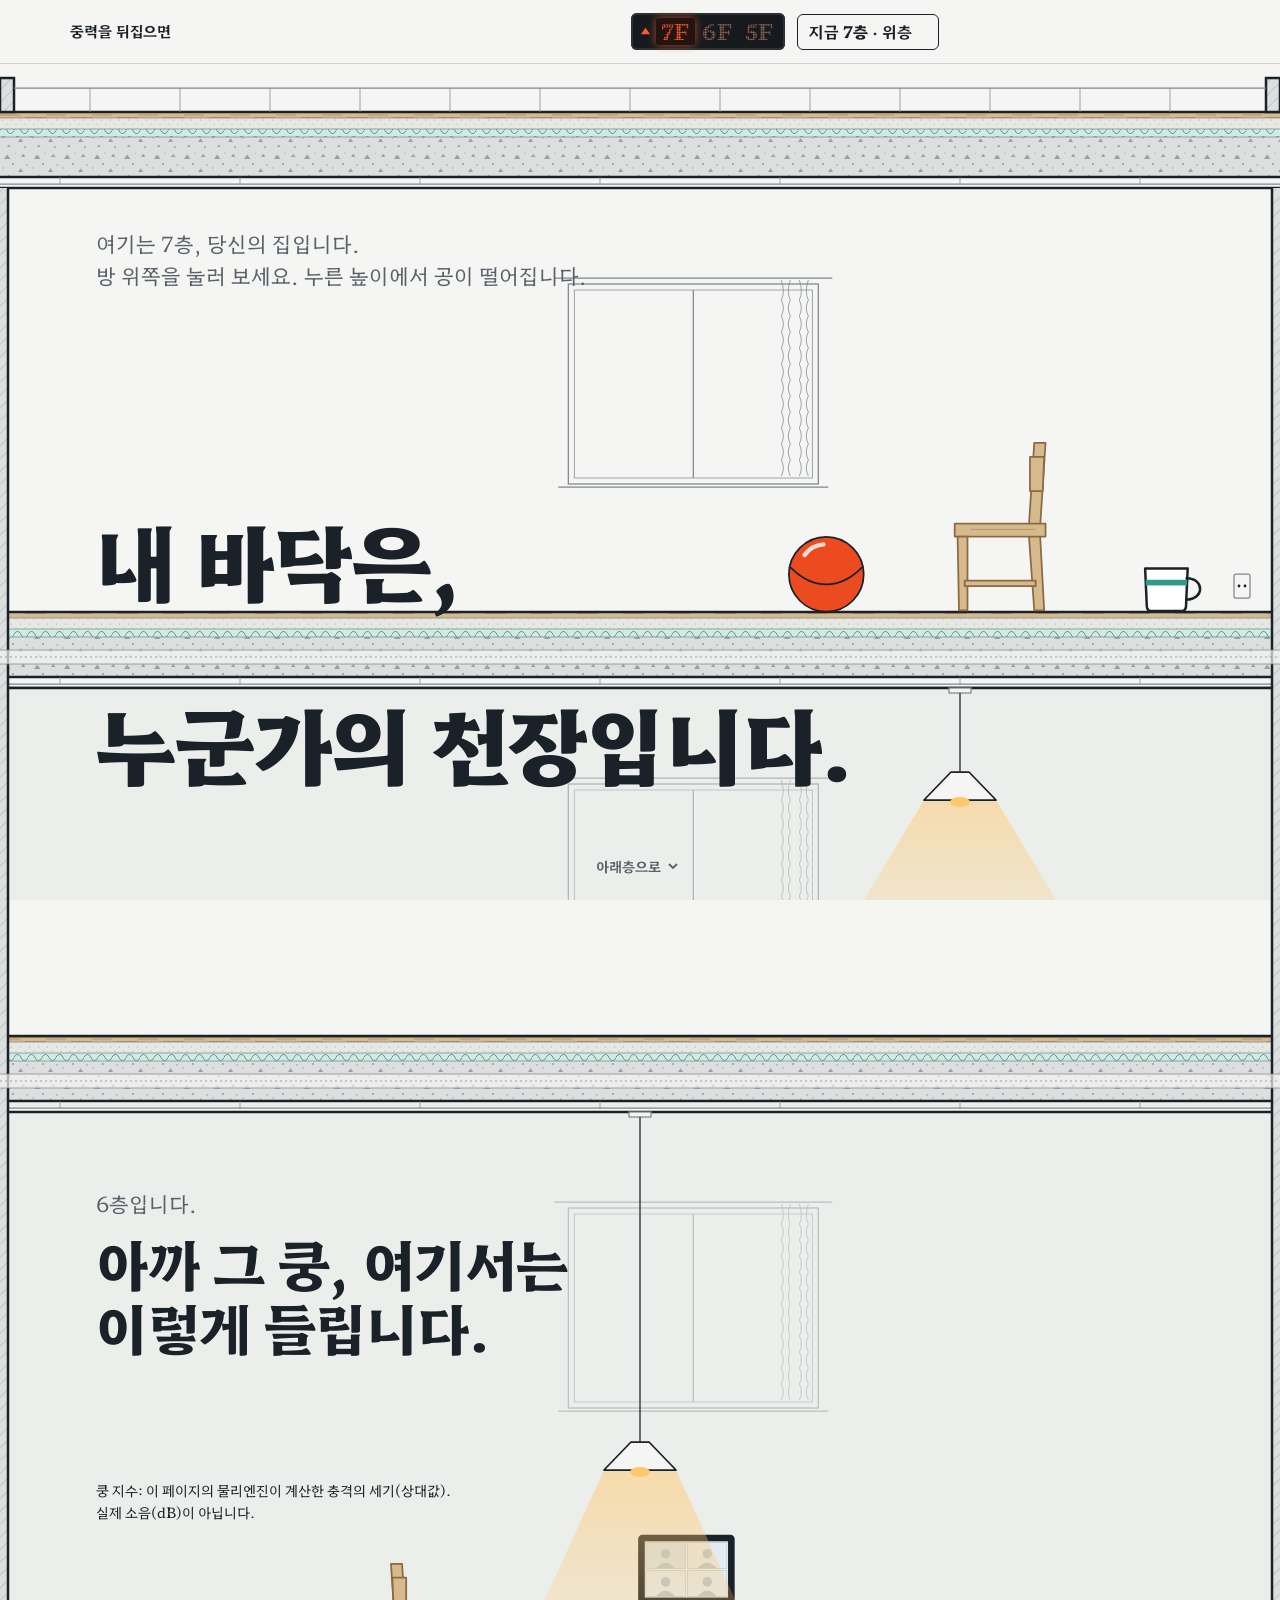
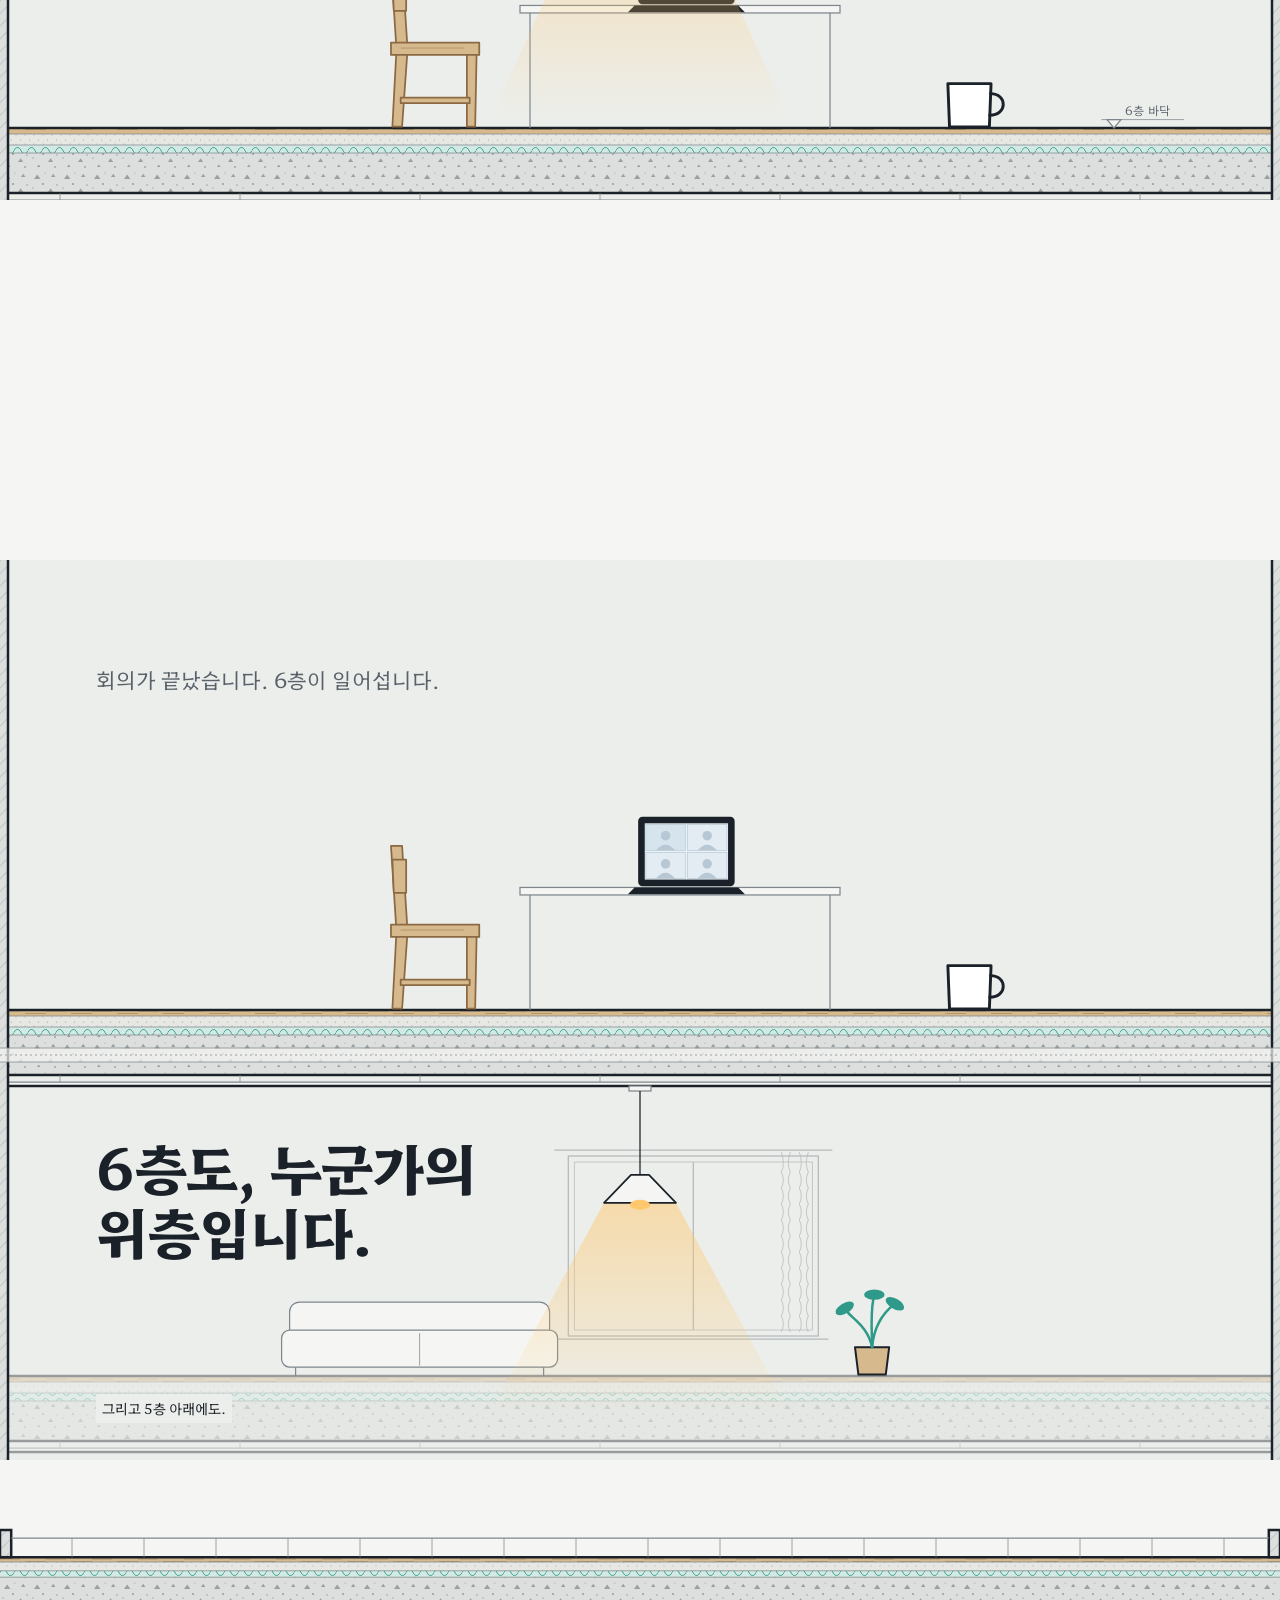
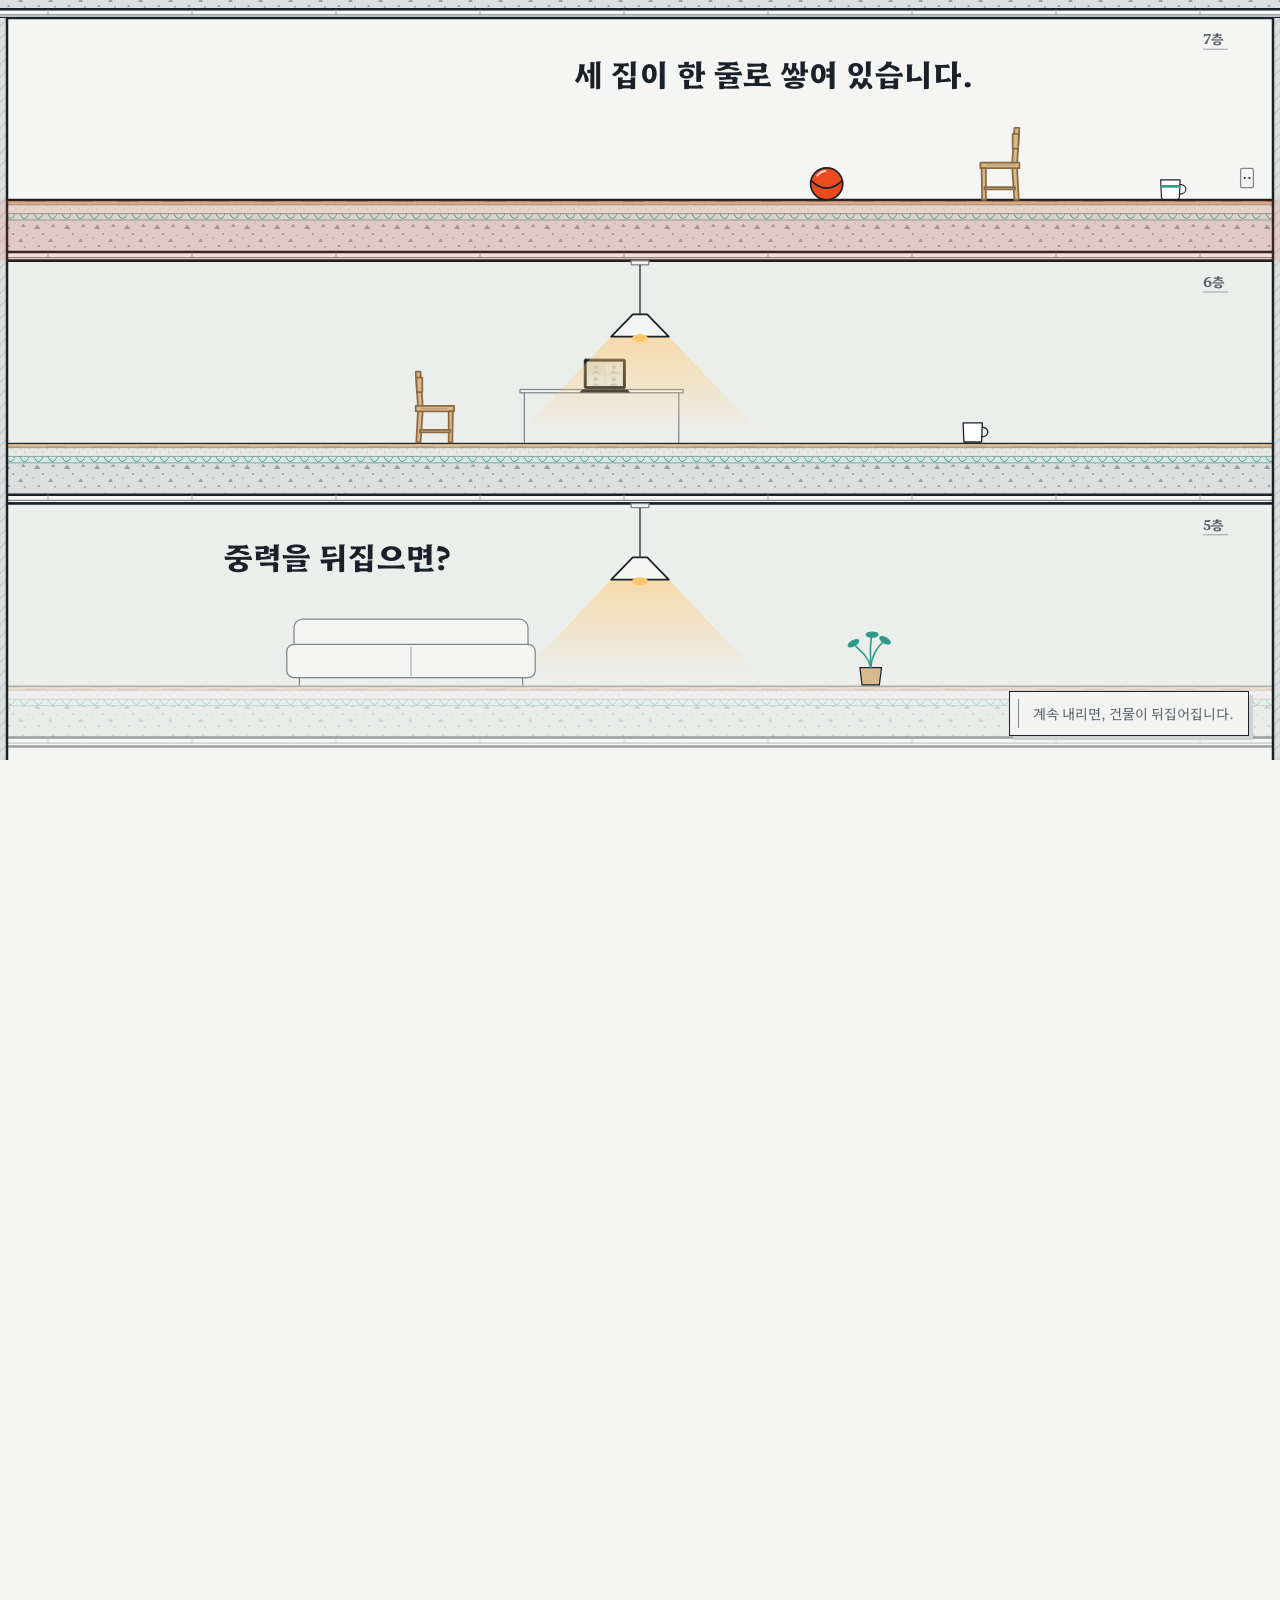
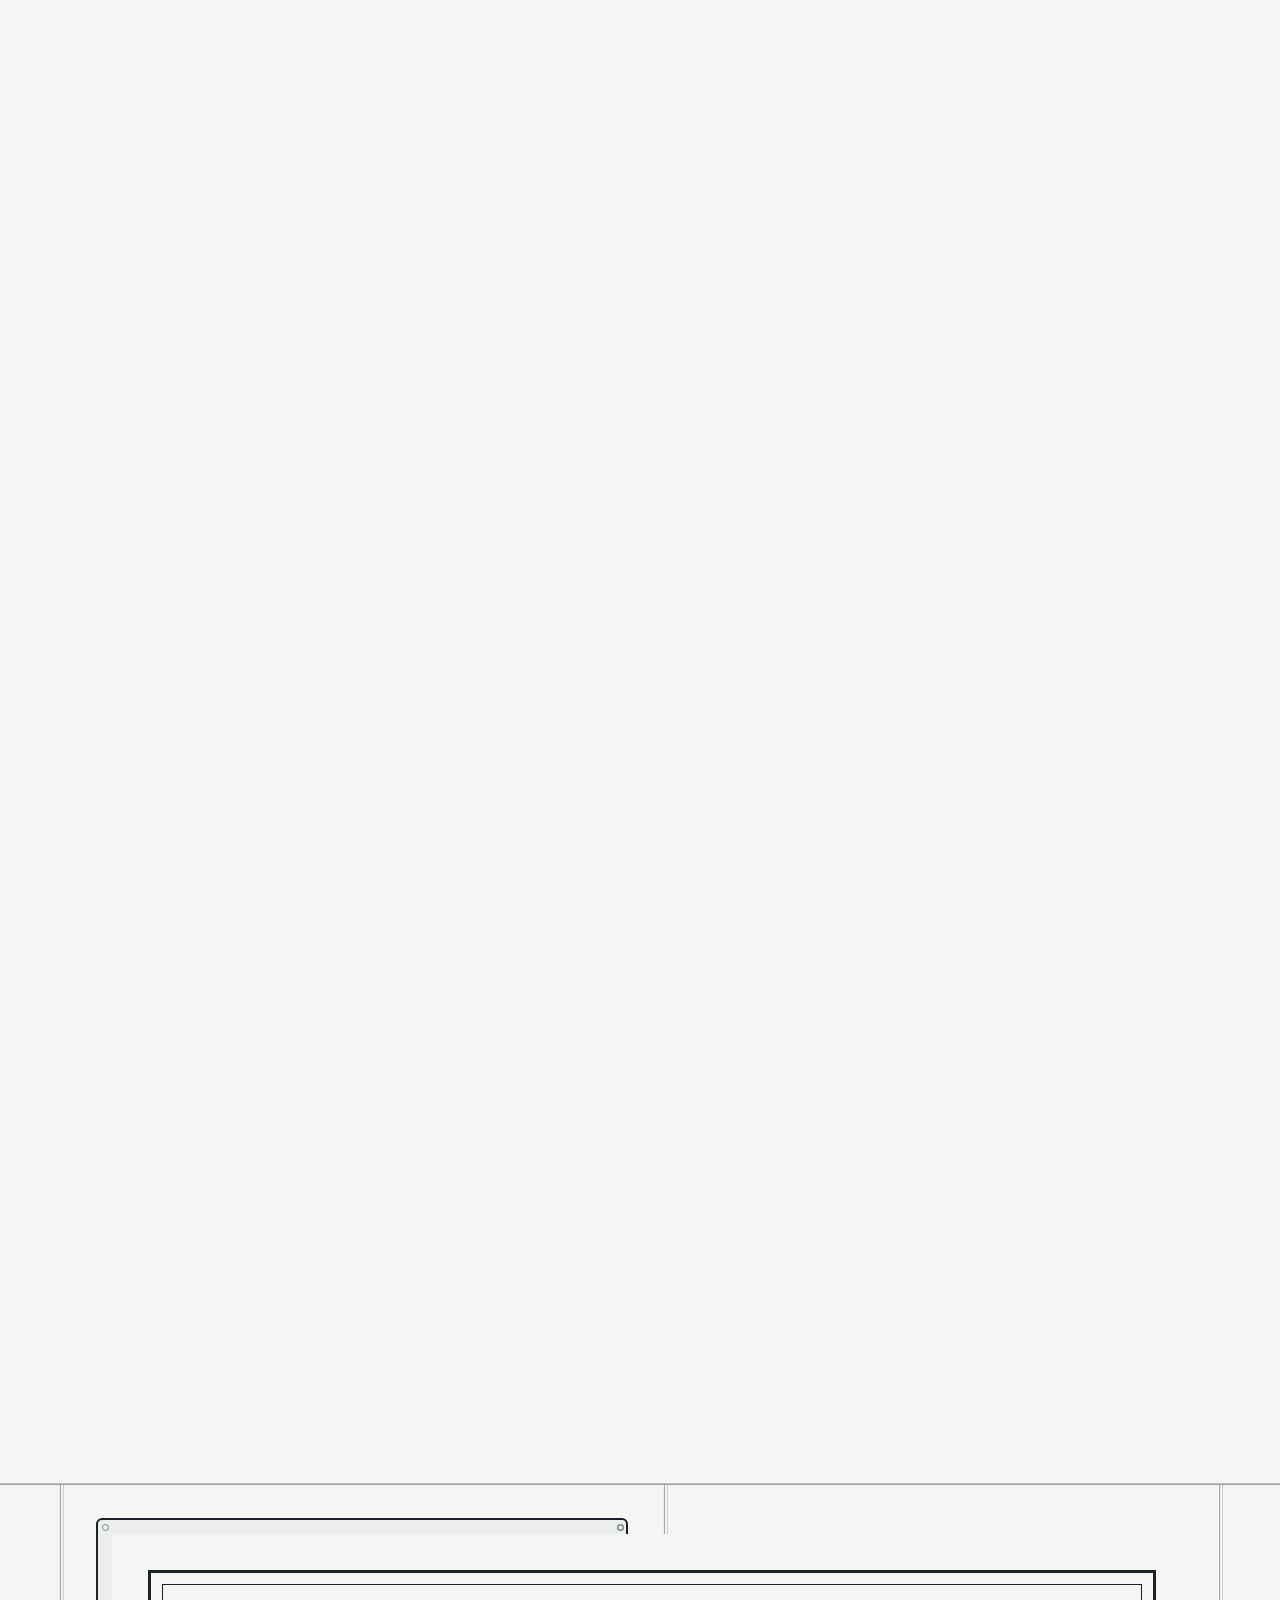
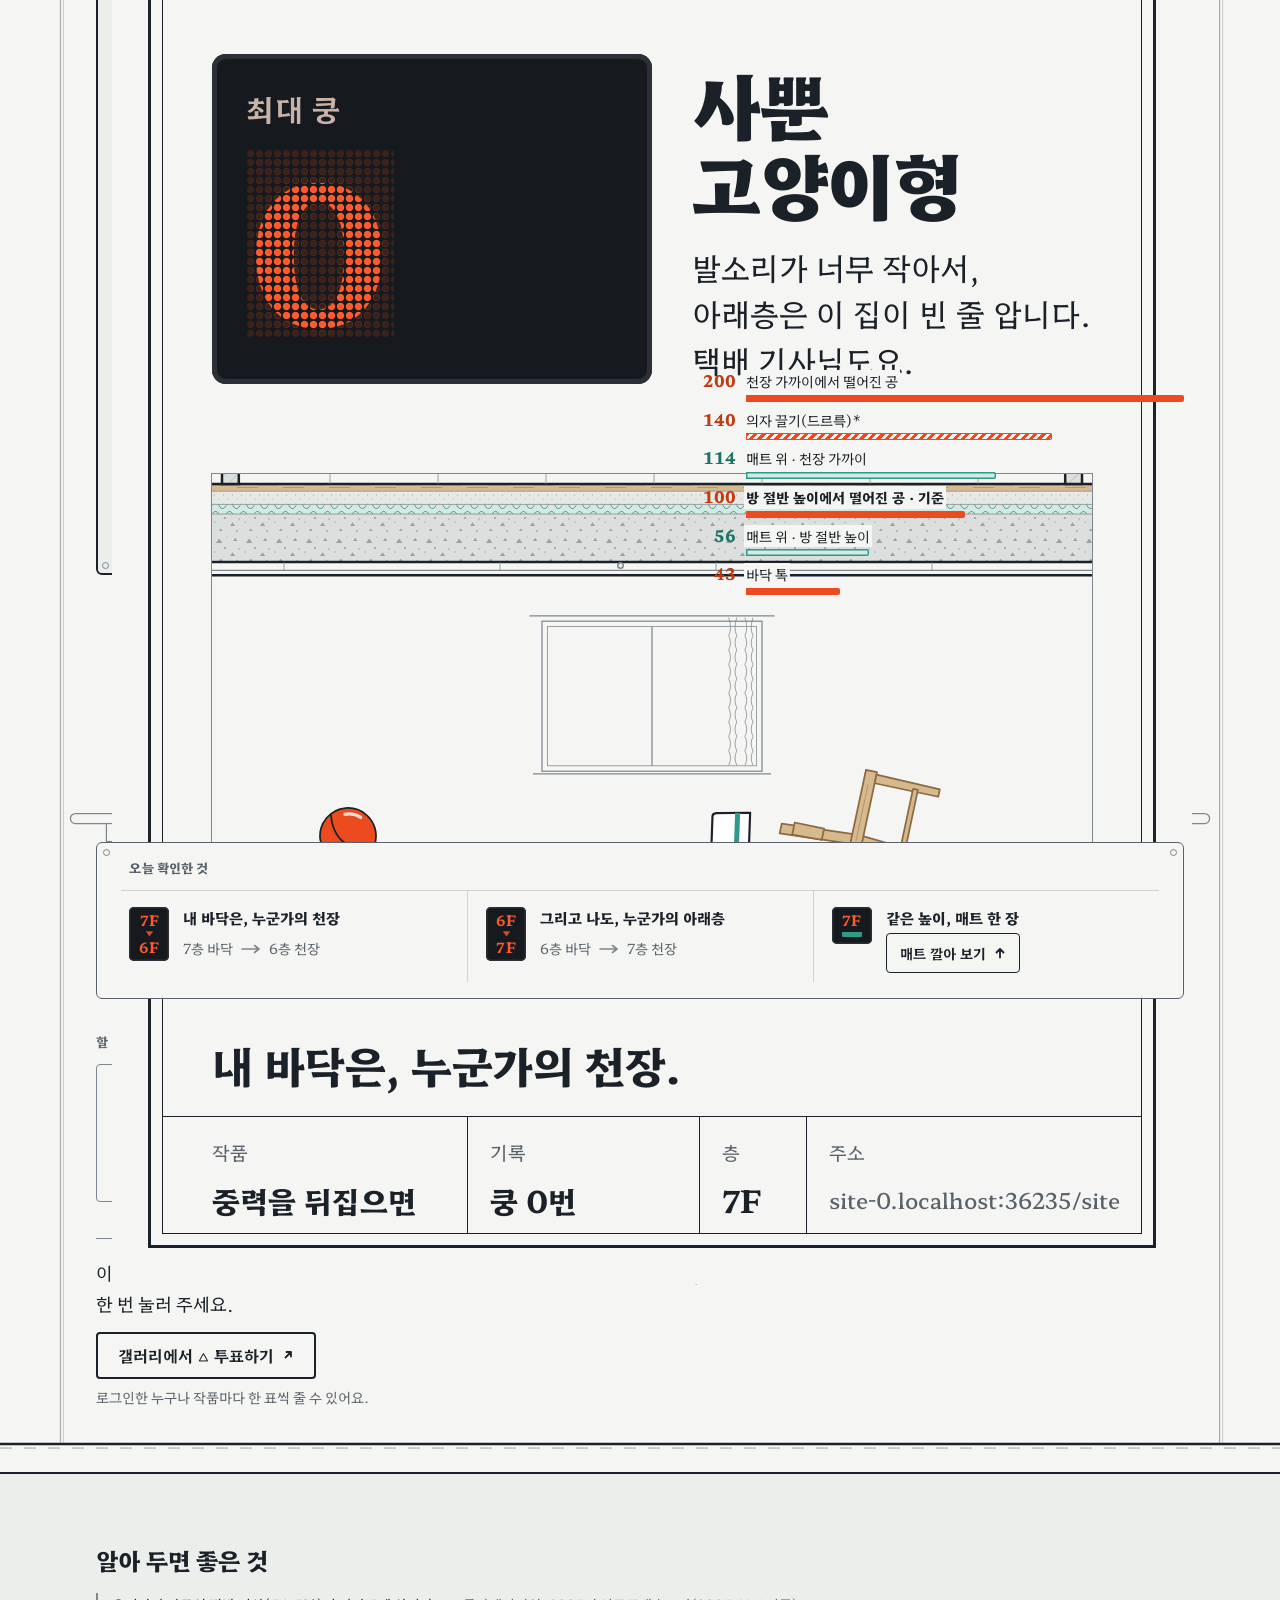
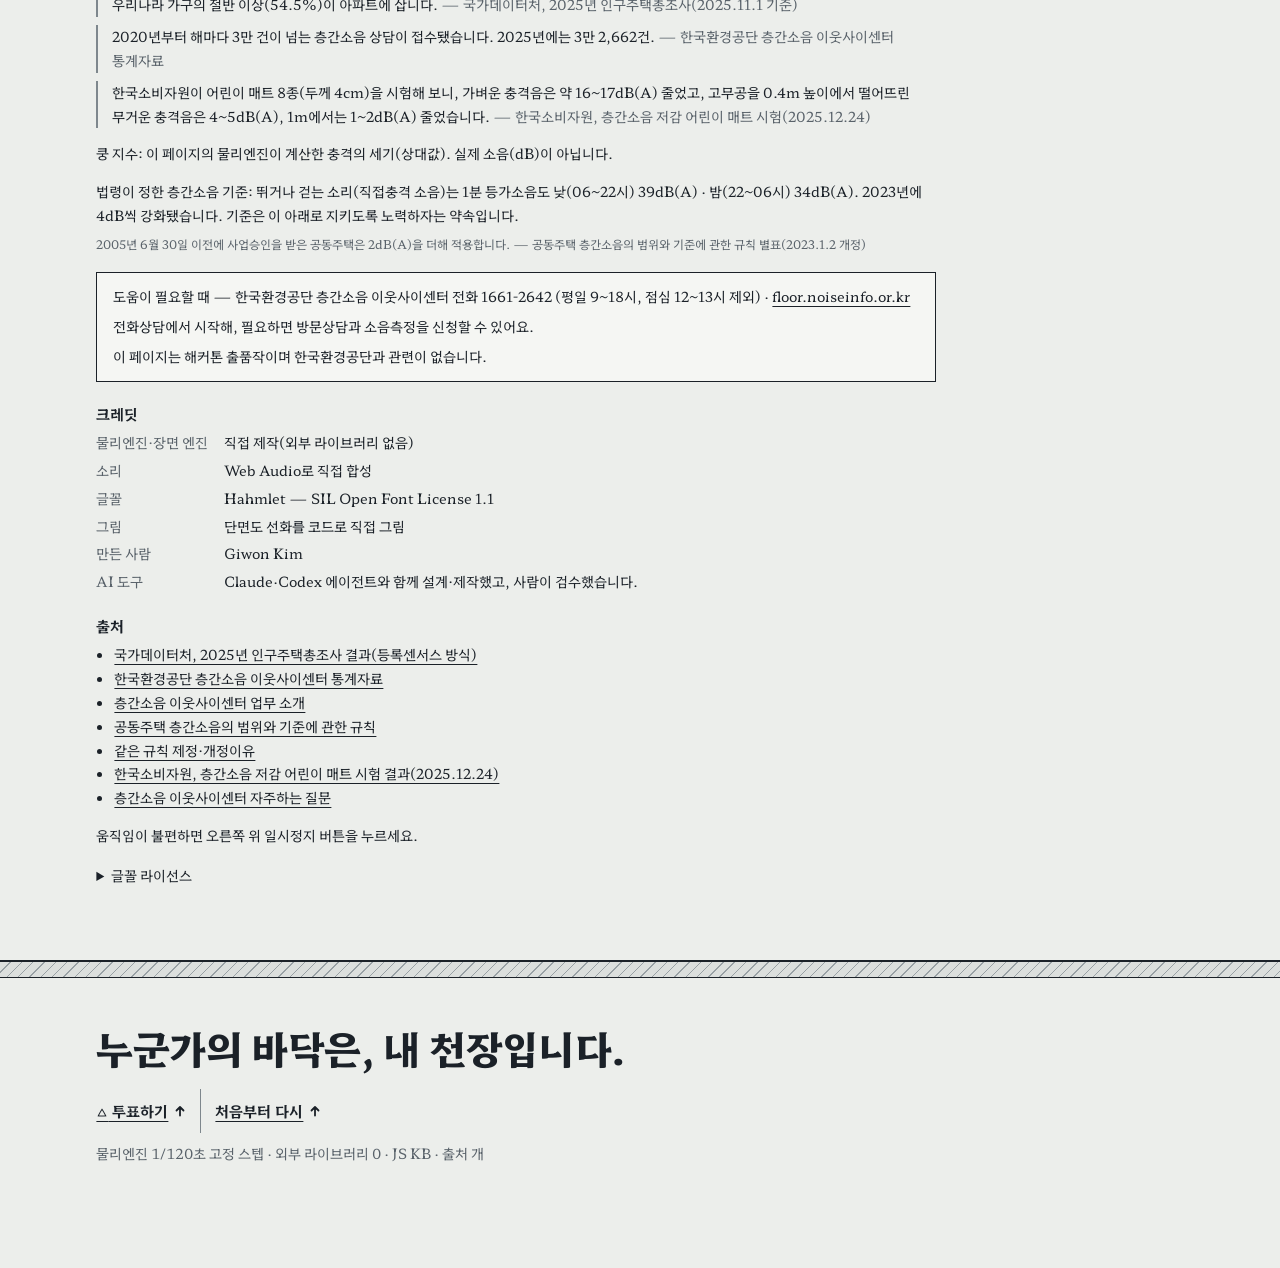
<file: site/index.html>
<!doctype html>
<html lang="ko">
<head>
  <meta charset="utf-8">
  <meta name="viewport" content="width=device-width, initial-scale=1, viewport-fit=cover">
  <meta name="color-scheme" content="only light">
  <!-- build:metadata -->
  <link rel="preload" href="fonts/hahmlet-subset.woff2" as="font" type="font/woff2" crossorigin>
  <style>
    /* build:tokens */
  </style>
  <link rel="stylesheet" href="styles/site.css">
  <script src="ui/section.js" defer></script>
  <script src="ui/stage.js" defer></script>
  <script src="ui/hud.js" defer></script>
  <script src="ui/card.js" defer></script>
  <!-- build:modules -->
</head>
<body>
  <a class="skip" href="#main">본문으로 건너뛰기</a>

  <!-- 머리띠: U-01 작품명 · U-02 엘리베이터 미니맵 · U-03 층 알림 · U-04 움직임 일시정지 -->
  <header class="hud">
    <span class="brand">중력을 뒤집으면</span>
    <div class="hud-right">
      <div class="lift" data-lift role="img" aria-label="엘리베이터 표시: 지금 7층, 위층">
        <svg class="lift-arrow" viewBox="0 0 12 12" aria-hidden="true" focusable="false"><path d="M1 3h10L6 10z"/></svg>
        <span class="cell is-on" data-lift-floor="7" aria-hidden="true"><span class="dots">7F</span></span>
        <span class="cell" data-lift-floor="6" aria-hidden="true"><span class="dots">6F</span></span>
        <span class="cell" data-lift-floor="5" aria-hidden="true"><span class="dots">5F</span></span>
      </div>
      <!-- v0.8 U-02b(story): 엘리베이터 옆 보이는 글 "지금 7층 · 위층". 낭독은 엘리베이터 이름(U-02)이 같은 말로 맡는다(aria-hidden).
           상태는 엔진 #main[data-current-floor][data-current-view](HOOKS), 쓰기는 ui/hud.js. 가장 긴 글 두 벌(.ln-ghost)로 폭을 미리 잡아
           글이 바뀌어도 머리띠가 밀리지 않는다. 휴대폰(폭 480 이하)은 '지금'을 빼고 층/위아래 두 줄(엘리베이터 표시판처럼) -->
      <span class="lift-now" data-lift-now aria-hidden="true">
        <span class="ln-txt"><span class="ln-now">지금 </span><b class="ln-floor">7층</b><span class="ln-sep"> · </span><span class="ln-view">위층</span></span>
        <span class="ln-ghost"><span class="ln-now">지금 </span><b class="ln-floor">7층</b><span class="ln-sep"> · </span><span class="ln-view">아래층</span></span>
        <span class="ln-ghost"><span class="ln-now">지금 </span><b class="ln-floor">세 층</b><span class="ln-sep"> </span><span class="ln-view">모두</span></span>
      </span>
      <p class="sr" data-floor-live aria-live="polite"></p>
      <!-- 토글 두 개는 숨어 있어도 자리를 잡는다(site.css .toggle[hidden]) → 켜질 때·문구가 바뀔 때 머리띠가 밀리지 않는다(레드팀 v0.2.2 6절, 320 CLS).
           v0.3 U-05 소리: 기본 꺼짐. 켜고 끄기·AudioContext는 엔진(HOOKS 9.2), 라벨은 ui/hud.js. 좁은 화면에서는 아이콘만 보이고 이름은 그대로 읽힌다.
           v0.3.5 접근성: 보이는 라벨이 지금 할 동작을 말하므로("소리 켜기" ↔ "소리 끄기") aria-pressed는 쓰지 않는다(겹쳐 쓰면 "소리 끄기, 눌림"처럼 두 번 말한다).
           상태는 data-pressed="true|false"(모양·라벨만 이 값을 본다) -->
      <div class="toggles">
        <button type="button" id="sound-toggle" class="toggle toggle-sound" data-action="sound" data-pressed="false" hidden>
          <svg viewBox="0 0 16 14" aria-hidden="true" focusable="false"><path d="M1.5 5h2.6L8 1.8v10.4L4.1 9H1.5z" fill="currentColor"/><path class="ic-off" d="M10.4 4.6l4.2 4.8M14.6 4.6l-4.2 4.8" fill="none" stroke="currentColor" stroke-width="1.6" stroke-linecap="round"/><path class="ic-on" d="M10.3 4.4a3.6 3.6 0 0 1 0 5.2M12.4 2.4a6.4 6.4 0 0 1 0 9.2" fill="none" stroke="currentColor" stroke-width="1.6" stroke-linecap="round"/></svg>
          <span class="tg-label"><span data-sound-label>소리 켜기</span><span class="tg-ghost" aria-hidden="true">소리 끄기</span></span>
        </button>
        <button type="button" id="motion-pause" class="toggle" data-pressed="false" hidden>
          <svg viewBox="0 0 14 14" aria-hidden="true" focusable="false"><g class="ic-off"><rect x="2.5" y="2" width="3" height="10" rx="1" fill="currentColor"/><rect x="8.5" y="2" width="3" height="10" rx="1" fill="currentColor"/></g><path class="ic-on" d="M3.5 2.2v9.6L11.8 7z" fill="currentColor"/></svg>
          <span class="tg-label"><span data-pause-label>움직임 일시정지</span><span class="tg-ghost" aria-hidden="true">움직임 다시 켜기</span></span>
        </button>
      </div>
    </div>
    <!-- 머리띠 아래 작은 알림: 소리 켜기 실패(엔진이 글을 쓴다, 비면 안 보임)와 U-08 첫 진동 안내(3초 뒤 엔진이 숨김) -->
    <p class="hud-note" data-sound-status role="status"></p>
    <p class="hud-note" data-cue="u-08" role="status" hidden>아래층에서 들을 때만 휴대폰이 짧게 떨립니다. 오른쪽 위 일시정지 버튼을 누르면 멈춥니다.</p>
  </header>

  <main id="main" tabindex="-1" data-page-stage data-perspective="upstairs">

    <!-- S0 · 7층, 나의 집 -->
    <section class="scene" id="s0" data-scene="s0" data-floor="7" aria-labelledby="s0-title">
      <div class="panel" data-motion="slab-intro" data-motion-sticky>
        <div class="stage" data-stage="s0" data-physics="slab">
          <svg class="room" data-art-room aria-hidden="true" focusable="false"></svg>
          <div class="strip" data-record-strip="7-6" aria-hidden="true"></div>
          <div class="lt-slab-wave-layer" data-wave-layer="7-6" aria-hidden="true"></div>
          <div class="plamp" data-physics-lamp="6" aria-hidden="true"></div>
          <div class="hit" data-hit="7" data-action="tap" aria-hidden="true"></div>
          <div class="pbody" data-physics-body="7:ball" data-action="drop" aria-hidden="true"></div>
          <div class="pbody" data-physics-body="7:chair" aria-hidden="true"></div>
          <div class="pbody" data-physics-body="7:cup" aria-hidden="true"></div>
          <span class="react" data-react="6" aria-hidden="true" hidden>…?</span>
        </div>
        <div class="copy">
          <h1 id="s0-title"><span class="display" data-place="s0-line1">내 바닥은,</span> <span class="display" data-place="s0-line2">누군가의 천장입니다.</span></h1>
          <!-- S0-02(v0.2.2): 모바일 줄바꿈 "…집입니다. / 바닥을 톡, 또는 방 위쪽을 눌러 / 공을 떨어뜨려 보세요." 폭 360 이하에서는 첫 문장을 숨긴다(엘리베이터 7F·U-03a가 같은 정보) -->
          <!-- v0.8(story S0-02): 할 일과 결과 두 문장. 휴대폰은 두 문장을 두 줄로. 폭 360 이하 첫 문장 숨김은 그대로(머리띠 U-02b가 같은 정보) -->
          <p class="lead" data-place="s0-intro"><span class="intro-a">여기는 7층, 당신의 집입니다.<br></span>방 위쪽을 눌러 보세요. <br class="m-only">누른 높이에서 공이 떨어집니다.</p>
          <p class="keys" data-place="s0-keys">
            <button type="button" class="btn btn-ghost btn-sm" data-action="drop" hidden>공 떨어뜨리기</button>
            <button type="button" class="btn btn-ghost btn-sm" data-action="drop-high" hidden>높은 데서 떨어뜨리기</button>
            <button type="button" class="btn btn-ghost btn-sm" data-action="tap" hidden>바닥 톡</button>
          </p>
          <p class="cue" data-place="s0-after" data-cue="s0-after" hidden>방금 그 쿵, 6층 천장에 닿았습니다.<br>더 높이에서 떨어뜨리면, 더 크게 울립니다.</p>
          <!-- v1.0-K(story S0-07): 띠 주석 = 쿵 지수 정의와 눈금(기준 100과 양 끝, 버튼으로 다시 낼 수 있는 실측값만). 숫자는 정적 글(qa가 엔진값과 대조).
               휴대폰 줄바꿈 "…공 100 · / 천장 가까이 공 200". 'dB 아님'은 S2 U-06·S6-16·바닥글 -->
          <!-- 넓은 화면은 6층 조명 오른쪽 좁은 칸에 세로 미니 눈금(위 = 큰 값, S6 눈금과 같은 문법)으로 선다(stage.js .is-col). 글 순서(DOM)는 그대로 -->
          <p class="band-note band-ruler" data-place="s0-band" data-cue="s0-band" hidden><span class="br-k">쿵 지수<span class="br-def">(바닥이 받은 충격의 세기)</span>:</span> <br class="m-only"><span class="br-list"><span class="br-i"><span class="br-l">바닥 톡</span> <b>43</b></span><span class="br-sep"> · </span><span class="br-i"><span class="br-l">방 절반 높이 공</span> <b>100</b></span><span class="br-sep"> · </span><br class="m-only"><span class="br-i"><span class="br-l">천장 가까이 공</span> <b>200</b></span></span></p>
          <output class="sr" data-kung-reading></output>
          <p class="sr" data-fx="first-impact" role="status"></p>
          <a class="scroll-hint" data-place="s0-down" href="#s2">아래층으로 <svg viewBox="0 0 12 12" aria-hidden="true" focusable="false"><path d="M2 4l4 4 4-4" fill="none" stroke="currentColor" stroke-width="1.8"/></svg></a>
        </div>
      </div>
    </section>

    <!-- S1 · 7층, 쿵 기록 확장 [1.1] (v0.3, HOOKS 9.1). S0와 같은 방·같은 바디(엔진이 이름으로 묶는다).
         모듈이 준비되기 전에는 장면 전체가 hidden이다(없으면 S0 → S2로 잇는다) -->
    <section class="scene" id="s1" data-scene="s1" data-floor="7" aria-labelledby="s1-title" hidden>
      <div class="panel" data-motion="record-extend" data-motion-sticky>
        <div class="stage" data-stage="s1" data-physics="gesture">
          <svg class="room" data-art-room aria-hidden="true" focusable="false"></svg>
          <div class="strip" data-record-strip="7-6" aria-hidden="true"></div>
          <div class="lt-slab-wave-layer" data-wave-layer="7-6" aria-hidden="true"></div>
          <div class="plamp" data-physics-lamp="6" aria-hidden="true"></div>
          <div class="pbody" data-physics-body="7:ball" data-physics-gesture="throw-ball" aria-hidden="true"></div>
          <div class="pbody" data-physics-body="7:chair" data-physics-gesture="drag-chair" aria-hidden="true"></div>
          <div class="pbody" data-physics-body="7:cup" aria-hidden="true"></div>
          <span class="react" data-react="6" aria-hidden="true" hidden>…?</span>
          <!-- 의자를 꾹 누르는 0.3초 동안 차오르는 고리(터치). 자리(left·top = 누른 점)와 hidden은 엔진 -->
          <span class="grab-ring" data-grab-ring aria-hidden="true" hidden></span>
        </div>
        <div class="copy">
          <div data-place="s1-note">
            <h2 id="s1-title" class="s1-h">던져도, 끌어도 됩니다. <br class="d-only">전부 바닥에 새겨집니다.</h2>
            <p class="cue" data-cue="s1-03" hidden>의자는 꾹 눌러 끌고, 공은 잡아 던질 수 있어요.</p>
          </div>
          <!-- v0.3.1: 버튼은 안내와 따로 놓는다(휴대폰은 화면 아래 엄지 자리 — 공이 굴러오는 바닥선 위를 비운다) -->
          <p class="keys" data-place="s1-keys">
            <button type="button" class="btn btn-ghost btn-sm" data-action="drag-chair" hidden>의자 끌기</button>
            <button type="button" class="btn btn-ghost btn-sm" data-action="throw-ball" hidden>세게 던지기</button>
          </p>
          <p class="sr" data-fx="gesture-feedback" role="status"></p>
        </div>
      </div>
    </section>

    <!-- S2 · 6층, 같은 쿵 다른 자리 -->
    <section class="scene" id="s2" data-scene="s2" data-floor="6" aria-labelledby="s2-title">
      <div class="panel" data-motion="replay-cue" data-motion-sticky>
        <div class="stage" data-stage="s2" data-physics="replay-pendulum">
          <svg class="room" data-art-room aria-hidden="true" focusable="false"></svg>
          <div class="strip" data-record-strip="7-6" aria-hidden="true"><span data-replay-cursor hidden></span></div>
          <div class="lt-slab-wave-layer" data-wave-layer="7-6" aria-hidden="true"></div>
          <div class="plamp" data-physics-lamp="6" aria-hidden="true"></div>
          <div class="pbody" data-physics-body="6:chair" aria-hidden="true"></div>
          <div class="pbody" data-physics-body="6:mug" aria-hidden="true"></div>
          <span class="react" data-react="laptop" aria-hidden="true" hidden>…?</span>
        </div>
        <div class="copy">
          <div data-place="s2-copy">
            <p class="lead">6층입니다.</p>
            <h2 id="s2-title" class="h2">아까 그 쿵, 여기서는 이렇게 들립니다.</h2>
            <p class="cue" data-cue="s2-after" hidden>같은 ‘쿵’, 듣는 자리가 다릅니다.</p>
            <p class="cue" data-cue="s2-empty" hidden>조용히 지나가셨네요. 대신 공이 한 번 떨어졌습니다.</p>
            <p class="cue cue-sound" data-cue="s2-06" hidden>오른쪽 위에서 소리를 켜면, 여기서는 더 둔하고 크게 들립니다.</p>
            <p class="actions"><button type="button" class="btn btn-ghost btn-sm" data-action="replay" hidden>다시 듣기</button></p>
            <p class="u06">쿵 지수: 이 페이지의 물리엔진이 계산한 충격의 세기(상대값). 실제 소음(dB)이 아닙니다.</p>
            <p class="sr" data-fx="replay-feedback" role="status"></p>
          </div>
        </div>
      </div>
    </section>

    <!-- S3 · 5층, 6층도 누군가의 위층 -->
    <section class="scene" id="s3" data-scene="s3" data-floor="5" aria-labelledby="s3-title">
      <div class="panel" data-motion="floor-continuation" data-motion-sticky>
        <div class="stage" data-stage="s3" data-physics="transmit-impact">
          <svg class="room" data-art-room aria-hidden="true" focusable="false"></svg>
          <div class="strip" data-record-strip="6-5" aria-hidden="true"></div>
          <div class="lt-slab-wave-layer" data-wave-layer="6-5" aria-hidden="true"></div>
          <div class="plamp" data-physics-lamp="5" aria-hidden="true"></div>
          <div class="hit" data-hit="6" data-action="nudge" aria-hidden="true"></div>
          <div class="pbody" data-physics-body="6:chair" data-action="nudge" aria-hidden="true"></div>
          <div class="pbody" data-physics-body="6:mug" aria-hidden="true"></div>
          <div class="pbody" data-physics-body="5:plant" aria-hidden="true"></div>
          <span class="react" data-react="5" aria-hidden="true" hidden>…?</span>
        </div>
        <div class="copy">
          <div data-place="s3-top">
            <p class="lead">회의가 끝났습니다. 6층이 일어섭니다.</p>
            <p class="actions"><button type="button" class="btn btn-ghost btn-sm" data-action="nudge" hidden>6층 의자 밀기</button></p>
          </div>
          <h2 id="s3-title" class="h2" data-place="s3-key">6층도, 누군가의 위층입니다.</h2>
          <p data-place="s3-below">그리고 5층 아래에도.</p>
          <p class="sr" data-fx="floor-echo" role="status"></p>
        </div>
      </div>
    </section>

    <!-- S4 · 절정: 중력을 뒤집으면. 회전은 data-flip-layer(무대)만. 버튼·핵심 카피·머리띠는 밖 -->
    <section class="scene" id="s4" data-scene="s4" data-floor="7 6 5" aria-labelledby="s4-title">
      <div class="panel" data-motion="flip-stage" data-motion-sticky>
        <div class="stage" data-stage="s4" data-physics="reverse-gravity">
          <div class="flip-layer lt-building-flip-layer" data-flip-layer>
            <svg class="room" data-art-room aria-hidden="true" focusable="false"></svg>
            <div class="strip" data-record-strip="7-6" aria-hidden="true"></div>
            <div class="strip" data-record-strip="6-5" aria-hidden="true"></div>
            <div class="lt-slab-wave-layer" data-wave-layer="7-6" aria-hidden="true"></div>
            <div class="lt-slab-wave-layer" data-wave-layer="6-5" aria-hidden="true"></div>
            <div class="lt-slab-wave-layer" data-wave-layer="6-7" aria-hidden="true"></div>
            <div class="lt-slab-wave-layer" data-wave-layer="5-6" aria-hidden="true"></div>
            <div class="plamp" data-physics-lamp="6" aria-hidden="true"></div>
            <div class="plamp" data-physics-lamp="5" aria-hidden="true"></div>
            <div class="pbody" data-physics-body="7:ball" aria-hidden="true"></div>
            <div class="pbody" data-physics-body="7:chair" aria-hidden="true"></div>
            <div class="pbody" data-physics-body="7:cup" aria-hidden="true"></div>
            <div class="pbody" data-physics-body="6:chair" aria-hidden="true"></div>
            <div class="pbody" data-physics-body="6:mug" aria-hidden="true"></div>
            <div class="pbody" data-physics-body="5:plant" aria-hidden="true"></div>
            <!-- 글 블록 번호는 엔진의 방을 따른다: copy:1 = 7층에 떠 있는 블록, copy:0 = 5층에 떠 있는 블록 -->
            <p class="block" data-physics-body="copy:1" aria-hidden="true">세 집이 한 줄로 쌓여 있습니다.</p>
            <p class="block" data-physics-body="copy:0" aria-hidden="true">중력을 뒤집으면?</p>
            <span class="react" data-react="7" data-building-upright aria-hidden="true" hidden>…?</span>
          </div>
          <!-- v0.6 F2(motion R10-5): 480 이하 준비·회전 동안 정방향으로 읽히는 S4-02(회전층 밖, arch가 hidden을 켜고 끈다). 낭독은 #s4-title이 한 번 -->
          <p class="s4-question" data-s4-question aria-hidden="true" hidden>중력을 뒤집으면?</p>
        </div>
        <div class="copy">
          <h2 id="s4-title" class="sr">세 집이 한 줄로 쌓여 있습니다. 중력을 뒤집으면?</h2>
          <div class="controls" data-place="s4-controls">
            <!-- v0.6 F2b(story S4-23 · contest R2-4): 첫 뒤집기를 마치고 돌아온 뒤에만 보이는 주 행동. 상태 [data-flip-again]·hidden은 arch.
                 JS가 있으면 arch가 S5로 스크롤하고 지금 차례 버튼에 초점(cushion-revisit과 같은 처리) -->
            <a class="btn btn-primary s4-next" href="#s5" data-action="s4-next" hidden>다시 7층으로 <svg viewBox="0 0 12 12" aria-hidden="true" focusable="false"><path d="M2 4l4 4 4-4" fill="none" stroke="currentColor" stroke-width="1.8"/></svg></a>
            <button type="button" class="btn btn-primary" data-action="flip" aria-pressed="false" hidden>
              <svg viewBox="0 0 16 16" aria-hidden="true" focusable="false"><path d="M3.2 9.5A5 5 0 1 0 4.6 4.3" fill="none" stroke="currentColor" stroke-width="1.8" stroke-linecap="round"/><path d="M2.4 1.8v3.6h3.6" fill="none" stroke="currentColor" stroke-width="1.8" stroke-linecap="round" stroke-linejoin="round"/></svg>
              <span data-flip-label>중력 뒤집기</span>
            </button>
            <p class="hint">계속 내리면, 건물이 뒤집어집니다.</p>
          </div>
          <div class="callout" data-flip-cue="listen" data-place="s4-listen">
            <p class="display">이제 당신이 아래층입니다.</p>
            <p class="s406" data-cue="s4-06">6층의 의자 소리입니다. 회의를 마치고 일어났을 뿐인데.</p>
            <button type="button" class="btn btn-primary" data-action="reset-flip" hidden>원래대로 돌리기</button>
            <p class="s419" data-cue="s4-19" hidden>다시 바로 들면, 중력이 돌아옵니다.</p>
          </div>
          <div class="callout callout-return" data-flip-cue="return" data-place="s4-return">
            <p class="lead">중력이 돌아오면 —</p>
            <p class="h2">우리는 모두 <br class="m-only">누군가의 위층이고, <br>누군가의 아래층입니다.</p>
          </div>
          <!-- v0.3 휴대폰으로 뒤집기(HOOKS 9.3, S4-10~S4-16). 지원하는 모바일에서만 엔진이 hidden을 푼다(데스크톱·인앱·센서 없음은 늘 숨김).
               상태는 section#s4[data-sensor-state]: idle · requesting · tilting · inverted · returned · fallback -->
          <div class="sensor" data-place="s4-sensor" data-sensor-offer hidden>
            <svg class="sensor-phone" viewBox="0 0 44 48" aria-hidden="true" focusable="false"><rect x="15" y="9" width="17" height="30" rx="3.5" fill="none" stroke="currentColor" stroke-width="1.8"/><path d="M21 13.5h5" stroke="currentColor" stroke-width="1.6" stroke-linecap="round"/><path d="M9 34.5A15.5 15.5 0 0 1 10.6 11" fill="none" stroke="currentColor" stroke-width="1.6" stroke-linecap="round" stroke-dasharray="3 3"/><path d="M6.4 13.8l4.4-3.2.9 5.3" fill="none" stroke="currentColor" stroke-width="1.6" stroke-linecap="round" stroke-linejoin="round"/></svg>
            <div class="sensor-body">
              <p class="sensor-title">휴대폰을 거꾸로 들어 보세요.</p>
              <p class="sensor-small" data-cue="s4-16">화면 회전 잠금을 켜 두면 더 잘 됩니다.</p>
              <p class="sensor-actions">
                <button type="button" class="btn btn-primary btn-sm" data-action="sensor-enable" hidden>휴대폰으로 뒤집기</button>
                <button type="button" class="btn-link" data-action="sensor-use-button" hidden>버튼으로 볼게요</button>
              </p>
              <p class="sensor-fine">기울기 센서는 이 장면에서만 쓰고, 어디에도 저장하지 않습니다.</p>
            </div>
          </div>
          <!-- 센서 알림 묶음: 버튼 바로 위. 상태 글(S4-13·S4-14 등, 엔진이 씀, 비면 안 보임)과 S4-17·S4-18·S4-20 큐가 겹치지 않고 쌓인다 -->
          <div class="sensor-msgs" data-place="s4-msgs">
            <p class="sensor-status" data-sensor-status role="status"></p>
            <p class="sensor-status" data-cue="s4-17" hidden>화면이 같이 돌아갔어요. 버튼으로 뒤집어 볼까요?</p>
            <p class="sensor-status" data-cue="s4-18" hidden>스크롤로 이어서 뒤집습니다.</p>
            <p class="sensor-status is-quiet" data-cue="s4-20" hidden>외부 브라우저에서 열면 휴대폰을 직접 뒤집을 수 있어요.</p>
          </div>
          <p class="sr" data-perspective-label role="status"></p>
          <p class="sr" data-fx="perspective-feedback" role="status"></p>
        </div>
      </div>
    </section>

    <!-- S5 · 다시 7층, 매트 한 장 [1.1] (v0.3, HOOKS 9.1). 같은 공(7:ball)·같은 높이로 맨바닥 한 번, 매트 위 한 번.
         시험 상태는 section의 data-mat-test(ready → dropping-before → before → laid → dropping-after → done). 모듈 준비 전에는 장면 전체가 hidden.
         떨어뜨릴 높이는 [data-stage="s5"]의 data-drop-height(0 = 방 윗면, 1 = 바닥, 없으면 0.5) → 점선·치수선이 그 높이에 선다 -->
    <section class="scene" id="s5" data-scene="s5" data-floor="7" data-mat-test="ready" aria-labelledby="s5-title" hidden>
      <div class="panel" data-motion="mat-test" data-motion-sticky>
        <div class="stage" data-stage="s5" data-physics="mat-test">
          <svg class="room" data-art-room aria-hidden="true" focusable="false"></svg>
          <div class="strip" data-record-strip="7-6" aria-hidden="true"></div>
          <div class="lt-slab-wave-layer" data-wave-layer="7-6" aria-hidden="true"></div>
          <div class="plamp" data-physics-lamp="6" aria-hidden="true"></div>
          <!-- 매트(완충재 단면 무늬). 깔면 엔진이 hidden을 푼다 → 말려 있던 매트가 펼쳐진다(움직임 줄이기에서는 바로) -->
          <div class="pbody mat" data-mat aria-hidden="true" hidden></div>
          <div class="mat-roll" data-mat-roll data-action="mat-lay" aria-hidden="true"></div>
          <div class="pbody" data-physics-body="7:ball" aria-hidden="true"></div>
        </div>
        <div class="copy">
          <div data-place="s5-head">
            <h2 id="s5-title" class="h2">다시 7층.</h2>
            <p class="lead" data-cue="s5-08" hidden>당신의 가장 큰 쿵, <span class="nowrap">그 높이에서</span> <span class="nowrap">한 번 더.</span></p>
            <p class="lead" data-cue="s5-08b" hidden>방 높이의 절반에서, 공을 한 번 떨어뜨려 봅니다.</p>
            <p class="lead s502">같은 공, 같은 높이. 이번엔 매트 위에서.</p>
          </div>
          <!-- S5-03 시험 순서(차례가 아닌 버튼은 엔진이 aria-disabled="true" → 흐리게) -->
          <ol class="steps" data-place="s5-steps">
            <li><button type="button" class="btn btn-ghost btn-sm step" data-action="mat-before" hidden>맨바닥에 떨어뜨리기</button></li>
            <li><button type="button" class="btn btn-ghost btn-sm step" data-action="mat-lay" hidden>매트 깔기</button></li>
            <li><button type="button" class="btn btn-ghost btn-sm step" data-action="mat-after" hidden><span class="t-first">매트 위에 떨어뜨리기</span><span class="t-again">매트 위에 다시 떨어뜨리기</span></button></li>
          </ol>
          <div class="mat-result" data-place="s5-result">
            <p class="cue" data-mat-result hidden>쿵 <b class="v-before" data-impact-before>—</b> → <b class="v-after" data-impact-after>—</b>. <br class="d-only">쿵 지수가 <b data-impact-reduction>—</b>% 줄었습니다.</p>
            <p class="s507" data-cue="s5-07">이 수치는 이 페이지 물리엔진의 값입니다. 실제 매트는 가벼운 충격엔 효과가 크고, 높은 데서 물건이 떨어지는 큰 충격엔 효과가 적습니다.</p>
          </div>
          <p class="cue mat-lamp" data-place="s5-lamp" data-cue="s5-05" hidden>6층 조명이 덜 흔들립니다.</p>
          <p class="h2 mat-key" data-place="s5-key" data-cue="s5-after" hidden>배려는 거창하지 않습니다.<br>매트 한 장입니다.</p>
          <p class="sr" data-fx="mat-feedback" role="status"></p>
        </div>
      </div>
    </section>

    <!-- S6 · 끝 화면: 엘리베이터 안 -->
    <section class="scene scene-end" id="s6" data-scene="s6" data-floor="7" aria-labelledby="s6-title">
      <div class="panel" data-motion="result-reveal">
        <div class="stage" data-stage="s6" data-physics="result-record">
          <svg class="room" data-art-room aria-hidden="true" focusable="false"></svg>
        </div>
        <div class="end">
          <h2 id="s6-title" class="h2 title" data-result-headline>오늘 이 페이지에서, 당신은 이런 위층이었습니다.</h2>
          <div class="board" data-place="s6-board">
            <div class="sheet">
              <article class="card" data-result-canvas aria-labelledby="card-type">
                <div class="frame-o"></div><div class="frame-i"></div>
                <div class="panel-led"><span class="lbl" data-result-label>최대 쿵</span><span class="num" data-result-peak>0</span></div>
                <!-- v0.3 카드 v2 보조 줄 S6-10(S5를 마쳤을 때만 엔진이 hidden을 푼다). 큰 숫자는 늘 최대 쿵 -->
                <p class="matline" data-result-mat hidden>매트 위에선 쿵 <b class="v-before" data-result-mat-before>—</b> → <b class="v-after" data-result-mat-after>—</b></p>
                <div class="side-t">
                  <p class="type" id="card-type" data-result-title>사뿐 고양이형</p>
                  <p class="quip" data-result-copy>발소리가 너무 작아서, 아래층은 이 집이 빈 줄 압니다. 택배 기사님도요.</p>
                </div>
                <div class="mini"><svg data-card-mini aria-hidden="true" focusable="false"></svg></div>
                <p class="close">내 바닥은, 누군가의 천장.</p>
                <!-- v0.3 S6-09 배지: 센서로 실제로 뒤집었을 때만 -->
                <p class="badge" data-result-sensor hidden><svg viewBox="0 0 16 20" aria-hidden="true" focusable="false"><rect x="3" y="2" width="10" height="16" rx="2" fill="none" stroke="currentColor" stroke-width="1.6"/><path d="M6.5 15h3" stroke="currentColor" stroke-width="1.4" stroke-linecap="round"/></svg>휴대폰으로 직접 뒤집음</p>
                <div class="tb">
                  <div><span class="k">작품</span><b>중력을 뒤집으면</b></div>
                  <div><span class="k">기록</span><b data-result-detail>쿵 0번</b></div>
                  <div><span class="k">층</span><b>7F</b></div>
                  <div data-cell><span class="k">주소</span><b class="url" data-result-url></b></div>
                </div>
              </article>
            </div>
          </div>
          <div class="side">
            <!-- v0.5 E1 S6-13·S6-13b(story v5): 사용자 기록이 0일 때만(arch가 #s6[data-result-state="empty"]). 카드 숫자는 정직하게 0 그대로.
                 이 상태에서는 [7층으로]가 주 버튼, [카드 저장]은 보조 모양(site.css). 카드 PNG에는 들어가지 않는다(카드 밖).
                 동작 intro-revisit(arch): S0 맨 위 + [공 떨어뜨리기]에 초점, 기록은 지우지 않는다. JS가 없으면 #s0로 이동만 -->
            <!-- v0.6 F2(story R8-3·6·8): 기록 0 안에서 매트 시험만 한 사람은 S6-13m(arch #s6[data-result-empty="mat"]). 한 문장만 보인다(site.css) -->
            <div class="end-empty" data-result-empty>
              <p class="e1-none">아직 쿵 0번이에요.<br class="m-only"> 집에서 공 하나면 이 카드가 달라집니다.</p>
              <p class="e1-mat">매트 시험만 했어요.<br class="m-only"> 집에서 공 하나면 이 카드가 달라집니다.</p>
              <a class="btn btn-primary btn-sm" href="#s0" data-action="intro-revisit">집으로 <svg viewBox="0 0 12 12" aria-hidden="true" focusable="false"><path d="M6 10.5V2M2.5 5.5 6 2l3.5 3.5" fill="none" stroke="currentColor" stroke-width="1.8" stroke-linecap="round" stroke-linejoin="round"/></svg></a>
            </div>
            <!-- v0.7 F3-7(contest 2 · global R2 '주 행동은 하나'): 채운 버튼은 하나 — 기록 있음 [카드 저장](휴대폰 폭 꽉, 얻는 것 "PNG 1장"),
                 [공유하기]는 보조. [처음부터 다시]는 여기서 빼고 맨 끝 행동 줄(S7-09)의 글 링크로 옮겼다. 빈 상태는 E1 [집으로]가 주 버튼(site.css) -->
            <div class="actions">
              <button type="button" class="btn btn-primary btn-lift btn-save" data-action="save" hidden><span class="ring" aria-hidden="true"></span>카드 저장<span class="btn-sub">PNG 1장</span></button>
              <button type="button" class="btn btn-ghost btn-lift" data-action="share" hidden><span class="ring" aria-hidden="true"></span>공유하기</button>
            </div>
            <p class="feedback" data-fx="share-feedback" role="status"></p>
            <p class="share-url" data-share-url hidden></p>
            <p class="disclaim">이 페이지에서 한 행동으로 정한 장난스러운 유형이에요. 실제 생활을 판정하지 않아요.</p>
          </div>
          <!-- v0.5 E2 S6-14(story v5): 승강기 층별 안내판. 세 칸이 같은 문법 — 층 칩 + 작은 제목 + '무엇 → 어디' 값 줄(화살표 열을 맞춘다).
               값은 arch가 엔진 상태에서 채운다(story 연결 2절, 화면에 이미 나온 값과 같게): 칸 li[data-recap="kung|relay|mat"]의
               data-state="empty|done", [data-recap-from]·[data-recap-to] 글, 화면 낭독 [data-recap-sr] 글. 아래 기본 글 = 빈 상태.
               ③ 빈 상태는 값 줄 대신 '아직 재 보지 않았어요' + [매트 깔아 보기] — v0.4 매트 띠(S6-12)를 흡수했다 -->
          <section class="recap" aria-labelledby="recap-title">
            <!-- v0.7 F3-2(story S6-16): 칸의 숫자를 읽기 전에 기준. 화면에만(카드 PNG 아님), 빈 상태·기록 있음 모두 -->
            <div class="recap-head">
              <h3 id="recap-title" class="recap-h">오늘 확인한 것</h3>
              <p class="recap-def">쿵 지수는 바닥이 받은 충격의 세기를 견주는 값(방 절반 높이 공 100)입니다. 실제 소음(dB)이 아니고, 200이 <span class="nowrap">두 배로</span> 시끄럽다는 뜻도 아닙니다.</p>
            </div>
            <!-- v0.8(story S6-17): 쿵 지수 견주기 — 세로 눈금, 위가 큰 값. 줄마다 막대 길이 = 값/200(같은 버튼으로 다시 낼 수 있는 실측값만).
                 공 = 쿵 색 막대, 드르륵 = 빗금 막대 + 각주(따로 계산), 매트 = 속 빈 청록 막대. 내 기록은 같은 축 위의 바늘(엔진 --ruler-position) —
                 바늘·막대는 aria-hidden, '내 최대 쿵 {값}'은 목록 뒤에서 한 번 읽는다(엔진이 0이면 hidden). 화면에만(카드 PNG 아님) -->
            <figure class="ruler" aria-labelledby="ruler-title">
              <figcaption id="ruler-title" class="ruler-h">쿵 지수 견주기</figcaption>
              <div class="ruler-body">
                <ol class="ruler-list">
                  <li class="rl" style="--v: 200"><b class="rl-v">200</b><span class="rl-t">천장 가까이에서 떨어진 공</span><span class="rl-bar" aria-hidden="true"></span></li>
                  <li class="rl is-scrape" style="--v: 140"><b class="rl-v">140</b><span class="rl-t">의자 끌기(드르륵)*</span><span class="rl-bar" aria-hidden="true"></span></li>
                  <li class="rl is-mat" style="--v: 114"><b class="rl-v">114</b><span class="rl-t">매트 위 · 천장 가까이</span><span class="rl-bar" aria-hidden="true"></span></li>
                  <li class="rl is-base" style="--v: 100"><b class="rl-v">100</b><span class="rl-t">방 절반 높이에서 떨어진 공 · 기준</span><span class="rl-bar" aria-hidden="true"></span></li>
                  <li class="rl is-mat" style="--v: 56"><b class="rl-v">56</b><span class="rl-t">매트 위 · 방 절반 높이</span><span class="rl-bar" aria-hidden="true"></span></li>
                  <li class="rl" style="--v: 43"><b class="rl-v">43</b><span class="rl-t">바닥 톡</span><span class="rl-bar" aria-hidden="true"></span></li>
                </ol>
                <p class="ruler-mine" data-ruler-mine hidden><span class="rm-needle" aria-hidden="true"></span><span class="rm-chip"><span data-ruler-mine-label>내 최대 쿵</span> <b data-ruler-mine-value></b></span></p>
              </div>
              <p class="ruler-note">* 드르륵은 의자가 움직인 거리와 힘으로 따로 계산합니다.</p>
              <!-- v0.9 G5(story S6-17i·j): 쿵 지수 ↔ 실제 소리 다리 줄. 눈금 값과 잇지 않는다(막대·바늘·화살표 없음), dB(A)는 감소량으로만.
                   화면에만(카드 PNG 아님). 출처 링크는 S7에 있어 여기는 글만(탭 정지 늘리지 않음) -->
              <p class="ruler-bridge">쿵 지수는 dB로 바꿀 수 없습니다. 한국소비자원이 실제 소리로 재 보니, 어린이 매트가 가벼운 충격음은 약 16~17dB(A) 줄였지만, 1m 높이에서 떨어뜨린 고무공 소리는 1~2dB(A)만 줄였습니다. <span class="rb-src">출처: 한국소비자원, 층간소음 저감 어린이 매트 시험(2025.12.24)</span></p>
            </figure>
            <ol class="recap-list">
              <li class="recap-cell" data-recap="kung" data-state="empty">
                <span class="rc-fl" aria-hidden="true"><b>7F</b><svg viewBox="0 0 12 12" focusable="false"><path d="M1 3h10L6 10z"/></svg><b>6F</b></span>
                <p class="rc-t">내 바닥은, 누군가의 천장</p>
                <p class="rc-v" aria-hidden="true"><span class="rc-from" aria-hidden="true" data-recap-from>7층 바닥</span><svg class="rc-arrow" viewBox="0 0 20 10" aria-hidden="true" focusable="false"><path d="M1 5h17M13.5 1.5 18 5l-4.5 3.5" fill="none" stroke="currentColor" stroke-width="1.6" stroke-linecap="round" stroke-linejoin="round"/></svg><span class="rc-to" aria-hidden="true" data-recap-to>6층 천장</span></p>
                <p class="sr" data-recap-sr>7층 바닥의 쿵은 6층 천장에 닿습니다.</p>
              </li>
              <!-- v0.7 F3-5(story S6-14b): ①의 반전 짝. 값은 S4 s4-chair 수신이 화면에서 실제로 났을 때만(arch). 아래 기본 글 = 없음(규칙만).
                   층 칩은 ①(7F ▽ 6F)과 같은 문법으로 순서만 뒤집는다(6F ▽ 7F) — 뒤집힌 건물에서 소리는 여전히 아래로 온다 -->
              <li class="recap-cell" data-recap="listen" data-state="empty">
                <span class="rc-fl rc-fl-inv" aria-hidden="true"><b>6F</b><svg viewBox="0 0 12 12" focusable="false"><path d="M1 3h10L6 10z"/></svg><b>7F</b></span>
                <p class="rc-t">그리고 나도, 누군가의 아래층</p>
                <p class="rc-v" aria-hidden="true"><span class="rc-from" aria-hidden="true" data-recap-from>6층 바닥</span><svg class="rc-arrow" viewBox="0 0 20 10" aria-hidden="true" focusable="false"><path d="M1 5h17M13.5 1.5 18 5l-4.5 3.5" fill="none" stroke="currentColor" stroke-width="1.6" stroke-linecap="round" stroke-linejoin="round"/></svg><span class="rc-to" aria-hidden="true" data-recap-to>7층 천장</span></p>
                <p class="sr" data-recap-sr>건물을 뒤집으면, 6층 바닥의 소리는 7층 천장에 닿습니다.</p>
              </li>
              <li class="recap-cell" data-recap="mat" data-state="empty">
                <span class="rc-fl" aria-hidden="true"><b>7F</b><i class="rc-mat"></i></span>
                <p class="rc-t">같은 높이, 매트 한 장</p>
                <p class="rc-v" aria-hidden="true"><span class="rc-from" aria-hidden="true" data-recap-from>쿵</span><svg class="rc-arrow" viewBox="0 0 20 10" aria-hidden="true" focusable="false"><path d="M1 5h17M13.5 1.5 18 5l-4.5 3.5" fill="none" stroke="currentColor" stroke-width="1.6" stroke-linecap="round" stroke-linejoin="round"/></svg><span class="rc-to" aria-hidden="true" data-recap-to></span></p>
                <!-- v1.0-K(story S6-14c): {r}은 엔진이 정수로만 채우고 '쿵 지수 '와 '% 감소'는 마크업 글. 값이 있을 때만 보인다(site.css) -->
                <p class="rc-pct" aria-hidden="true">쿵 지수 <b data-recap-reduction></b>% 감소</p>
                <p class="rc-todo"><a class="btn btn-ghost btn-sm" href="#s5" data-action="cushion-revisit">매트 깔아 보기 <svg viewBox="0 0 12 12" aria-hidden="true" focusable="false"><path d="M6 10.5V2M2.5 5.5 6 2l3.5 3.5" fill="none" stroke="currentColor" stroke-width="1.8" stroke-linecap="round" stroke-linejoin="round"/></svg></a></p>
                <p class="sr" data-recap-sr>아직 매트로 재 보지 않았어요.</p>
              </li>
            </ol>
          </section>
          <!-- v0.5 E3 S6-15(story v5): 입장별 한 가지. 두 칸이 같은 무게(위층도 아래층도 '나'). 페이지가 보여 준 것과 확인된 사실만 — 보복·법률 조언 없음 -->
          <section class="next" aria-labelledby="next-title">
            <h3 id="next-title" class="next-h">할 수 있는 한 가지</h3>
            <div class="next-cells">
              <!-- v0.7 F3-6(story S6-15c~g): 문장 아래 닫힌 details 하나씩(JS 0, 키보드·낭독 기본). 상품·가격·두께·측정기 대여·법 압박 없음 -->
              <div class="next-cell"><p class="nk">위층이라면</p><p>쿵이 나는 자리에 매트 한 장부터.</p>
                <details class="how">
                  <summary>매트 깔 자리</summary>
                  <div class="how-body">
                    <p>쿵이 자주 나는 자리부터 깔아요. 자주 걷는 자리, 의자 아래, 물건을 자주 내려두는 자리.</p>
                    <p>매트는 의자 끄는 소리 같은 가벼운 충격엔 효과가 크고, 높은 데서 떨어지는 큰 충격엔 효과가 적어요. 그런 쿵은 높은 데서 떨어뜨리지 않는 것부터.</p>
                    <p>깔고 나서 아래층에 한 번 물어 보세요. ‘저희 집 소리가 들리면 알려 주세요.’</p>
                  </div>
                </details>
              </div>
              <div class="next-cell"><p class="nk">아래층이라면</p><p>층간소음 이웃사이센터 전화 상담부터 <span class="nowrap">· <a class="tel" href="tel:16612642">1661-2642</a></span></p>
                <details class="how">
                  <summary>쪽지 한 장, 그다음 도움</summary>
                  <div class="how-body">
                    <blockquote class="slip"><p>안녕하세요, 아래층에 사는 이웃입니다. 밤 10시가 넘으면 거실 쪽에서 쿵 소리가 자주 들려요. 일부러 그러신 게 아니라는 것, 압니다. 그 시간엔 조금만 신경 써 주실 수 있을까요? 저희 집 소리도 들리면 알려 주세요.</p></blockquote>
                    <p>그래도 어려우면 이렇게 도움을 받아요.</p>
                    <ol class="how-steps">
                      <li>관리사무소의 중재를 받아요(있다면 층간소음관리위원회).</li>
                      <li>층간소음 이웃사이센터 전화 상담 1661-2642, 필요하면 방문 상담.</li>
                    </ol>
                    <p class="how-src">관리사무소가 있으면, 방문 상담은 관리사무소 중재 다음입니다. <cite>— 층간소음 이웃사이센터 자주하는 질문</cite></p>
                  </div>
                </details>
              </div>
            </div>
          </section>
          <!-- v0.2 #8 · v0.2.2 #5④: 절정을 건너뛰고 도착했을 때만 엔진이 hidden을 푼다(HOOKS.md 3.7).
               v0.5: 화면 아래에 떠 있던 띠가 아래 E2 안내판·E1 안내를 덮었다 → 자리를 둘로 나눈다(site.css).
               넓은 화면: 오른쪽 단의 카드 높이 안 남는 칸(band, 1fr 행) — 칸이 이미 있어 나타나도 아무것도 밀리지 않는다.
               한 단(휴대폰·태블릿 세로): DOM 순서대로 E3 다음·투표 앞 — S6에 바로 도착해도 E2·E3가 밀리지 않는다(contest v0.5 M1).
               돌아가기 행동 셋(E1 [집으로] > 이 띠 > E2 ③)은 E1만 주 버튼 모양이다 -->
          <p class="missed" data-flip-missed hidden>
            <span>건물을 아직 뒤집어 보지 않았어요</span>
            <a class="btn btn-ghost btn-sm" href="#s4" data-action="flip-revisit">중력 뒤집기 보기 <svg viewBox="0 0 12 12" aria-hidden="true" focusable="false"><path d="M6 10.5V2M2.5 5.5 6 2l3.5 3.5" fill="none" stroke="currentColor" stroke-width="1.8" stroke-linecap="round" stroke-linejoin="round"/></svg></a>
          </p>
          <!-- v0.7 F3-8(story S6-06·07·07b, contest 1): 투표는 보조 버튼 모양(44px 이상, 채운 버튼 아님 — 주 행동은 하나) + 의심에 답하는 한 줄.
               외부 링크는 이것 하나 — 맨 끝 행동 줄(S7-09)은 id로 여기에 온다. 주소는 출품 뒤 조율이 우리 상세 주소로 바꾼다 -->
          <div class="vote">
            <p>이 페이지는 Parallax 해커톤 ‘랜딩톤’ 출품작입니다. 만져 보고 마음에 들었다면, △ 한 번 눌러 주세요.</p>
            <a class="btn btn-ghost vote-btn" id="vote-link" href="https://hackathon.parallax.kr/rounds/cmw91br1o0009pj5gyr5e85pp/submissions/cmwxmzdtr00hbnyvqbsi50nfy" target="_blank" rel="noopener" aria-label="갤러리에서 투표하기 (외부 사이트, 새 탭)"><span>갤러리에서 △ 투표하기</span><svg viewBox="0 0 12 12" aria-hidden="true" focusable="false"><path d="M3.5 8.5 9 3M4.5 3H9v4.5" fill="none" stroke="currentColor" stroke-width="1.8" stroke-linecap="round" stroke-linejoin="round"/></svg></a>
            <p class="vote-note">로그인한 누구나 작품마다 한 표씩 줄 수 있어요.</p>
          </div>
        </div>
        <!-- v0.5: v0.4 매트 띠(S6-12 [data-mat-missed])는 E2 ③칸으로 옮겼다(story v5 — 같은 화면에 같은 행동 입구 둘을 두지 않는다).
             엔진의 showMatInvite는 대상이 없으면 아무것도 하지 않는다(hooks.js matInvite null) — arch가 호출을 정리한다 -->
      </div>
    </section>

    <!-- S7 · 바닥글 -->
    <section class="scene scene-foot" id="s7" data-scene="s7" aria-labelledby="s7-title">
      <footer class="foot" id="credits">
        <h2 id="s7-title">알아 두면 좋은 것</h2>
        <ul class="facts">
          <li>우리나라 가구의 절반 이상(54.5%)이 아파트에 삽니다. <cite>— 국가데이터처, 2025년 인구주택총조사(2025.11.1 기준)</cite></li>
          <li>2020년부터 해마다 3만 건이 넘는 층간소음 상담이 접수됐습니다. 2025년에는 3만 2,662건. <cite>— 한국환경공단 층간소음 이웃사이센터 통계자료</cite></li>
          <!-- v0.7 F3-4(story S7-02c): 한국소비자원 원문 수치만(제품명·가격·순위 없음). 법령 기준(아래)과 한 문장으로 잇지 않는다 -->
          <li>한국소비자원이 어린이 매트 8종(두께 4cm)을 시험해 보니, 가벼운 충격음은 약 16~17dB(A) 줄었고, 고무공을 0.4m 높이에서 떨어뜨린 무거운 충격음은 4~5dB(A), 1m에서는 1~2dB(A) 줄었습니다. <cite>— 한국소비자원, 층간소음 저감 어린이 매트 시험(2025.12.24)</cite></li>
        </ul>
        <p class="block">쿵 지수: 이 페이지의 물리엔진이 계산한 충격의 세기(상대값). 실제 소음(dB)이 아닙니다.</p>
        <p class="block">법령이 정한 층간소음 기준: 뛰거나 걷는 소리(직접충격 소음)는 1분 등가소음도 낮(06~22시) 39dB(A) · 밤(22~06시) 34dB(A). 2023년에 4dB씩 강화됐습니다. 기준은 이 아래로 지키도록 노력하자는 약속입니다.
          <small>2005년 6월 30일 이전에 사업승인을 받은 공동주택은 2dB(A)을 더해 적용합니다. — 공동주택 층간소음의 범위와 기준에 관한 규칙 별표(2023.1.2 개정)</small></p>
        <div class="help">
          <p>도움이 필요할 때 — 한국환경공단 층간소음 이웃사이센터 전화 1661-2642 (평일 9~18시, 점심 12~13시 제외) · <a href="https://floor.noiseinfo.or.kr/" target="_blank" rel="noopener">floor.noiseinfo.or.kr</a></p>
          <p>전화상담에서 시작해, 필요하면 방문상담과 소음측정을 신청할 수 있어요.</p>
          <p>이 페이지는 해커톤 출품작이며 한국환경공단과 관련이 없습니다.</p>
        </div>
        <h3>크레딧</h3>
        <dl>
          <dt>물리엔진·장면 엔진</dt><dd>직접 제작(외부 라이브러리 없음)</dd>
          <dt>소리</dt><dd>Web Audio로 직접 합성</dd>
          <dt>글꼴</dt><dd>Hahmlet — SIL Open Font License 1.1</dd>
          <dt>그림</dt><dd>단면도 선화를 코드로 직접 그림</dd>
          <dt>만든 사람</dt><dd>Giwon Kim</dd>
          <dt>AI 도구</dt><dd>Claude·Codex 에이전트와 함께 설계·제작했고, 사람이 검수했습니다.</dd>
        </dl>
        <!-- v0.6 F2(R11 14 · contest R3 4): [물리엔진 보기]는 크레딧 '물리엔진·장면 엔진' 바로 아래에서 확인한다. arch가 이 자리([data-engine-credit])에 버튼·캔버스를 붙인다 -->
        <div class="engine-slot" data-engine-credit></div>
        <h3 id="sources">출처</h3>
        <ul class="src">
          <li><a href="https://mods.go.kr/board.es?mid=a10301020200&amp;bid=203&amp;act=view&amp;list_no=446219" target="_blank" rel="noopener">국가데이터처, 2025년 인구주택총조사 결과(등록센서스 방식)</a></li>
          <li><a href="https://floor.noiseinfo.or.kr/floornoise/home/statistics/all.do" target="_blank" rel="noopener">한국환경공단 층간소음 이웃사이센터 통계자료</a></li>
          <li><a href="https://floor.noiseinfo.or.kr/floornoise/home/guide/intro.do" target="_blank" rel="noopener">층간소음 이웃사이센터 업무 소개</a></li>
          <li><a href="https://www.law.go.kr/LSW/lsInfoP.do?lsId=012079" target="_blank" rel="noopener">공동주택 층간소음의 범위와 기준에 관한 규칙</a></li>
          <li><a href="https://www.law.go.kr/LSW/lsRvsRsnListP.do?lsId=012079&amp;chrClsCd=010202&amp;lsRvsGubun=all" target="_blank" rel="noopener">같은 규칙 제정·개정이유</a></li>
          <!-- v0.7 F3-4·6(story S7-06+): 매트 수치·중재 순서의 근거 -->
          <li><a href="https://www.consumer.go.kr/user/ftc/consumer/cnsmrBBS/79/selectInfoRptDetail.do?infoId=A1081254&amp;cntntsId=00000566" target="_blank" rel="noopener">한국소비자원, 층간소음 저감 어린이 매트 시험 결과(2025.12.24)</a></li>
          <li><a href="https://floor.noiseinfo.or.kr/floornoise/home/notice/faq.do" target="_blank" rel="noopener">층간소음 이웃사이센터 자주하는 질문</a></li>
        </ul>
        <p class="block">움직임이 불편하면 오른쪽 위 일시정지 버튼을 누르세요.</p>
        <details>
          <summary>글꼴 라이선스</summary>
          <p>Hahmlet은 SIL Open Font License 1.1로 배포됩니다. 이 페이지는 쓰는 글자만 남긴 서브셋을 함께 제공합니다. 전문은 fonts/OFL.txt에 있습니다.</p>
        </details>
      </footer>
      <!-- v0.6 F2 G1(S7-08, global R7·story): 페이지 맨 끝 한 문장. H1을 뒤집은 문장(쉼표 자리 같음). [물리엔진 보기]보다 늘 뒤(바닥글 밖).
           통계 문장과 한 덩어리로 보이지 않게 바닥글과 떼고, 위에 슬래브 단면 한 줄 = 건물 맨 아래층의 바닥(site.css). 낭독 영역 아님 -->
      <p class="coda">누군가의 바닥은, 내 천장입니다.</p>
      <!-- v0.7 F3-9(story S7-09·10, contest 5): 맨 끝 = 맺음 문장 + 행동 한 줄(글 링크 셋, 채운 버튼 없음) + 상태 한 줄(검증된 값만).
           △ 투표하기는 S6 앵커(#vote-link)로 가는 페이지 안 링크(외부 링크는 S6 하나). 카드 저장은 S6와 같은 data-action(숨김도 같다).
           처음부터 다시는 기록을 지운다(arch). 상태 줄 숫자는 빌드가 주석 슬롯을 채운다(arch) -->
      <div class="coda-end">
        <p class="coda-acts">
          <a href="#vote-link"><span><span aria-hidden="true">△</span> 투표하기</span><svg viewBox="0 0 12 12" aria-hidden="true" focusable="false"><path d="M6 10.5V2M2.5 5.5 6 2l3.5 3.5" fill="none" stroke="currentColor" stroke-width="1.8" stroke-linecap="round" stroke-linejoin="round"/></svg></a>
          <button type="button" class="link-btn" data-action="save" hidden>카드 저장</button>
          <a href="#s0" data-action="restart">처음부터 다시<svg viewBox="0 0 12 12" aria-hidden="true" focusable="false"><path d="M6 10.5V2M2.5 5.5 6 2l3.5 3.5" fill="none" stroke="currentColor" stroke-width="1.8" stroke-linecap="round" stroke-linejoin="round"/></svg></a>
        </p>
        <p class="coda-status"><span class="nowrap">물리엔진 1/120초 고정 스텝</span> · <span class="nowrap">외부 라이브러리 0</span> · <span class="nowrap">JS <span data-build-js-kb><!-- build:js-bytes --></span>KB</span> · <span class="nowrap">출처 <span data-build-source-count><!-- build:source-count --></span>개</span></p>
      </div>
    </section>
  </main>
</body>
</html>
</file>
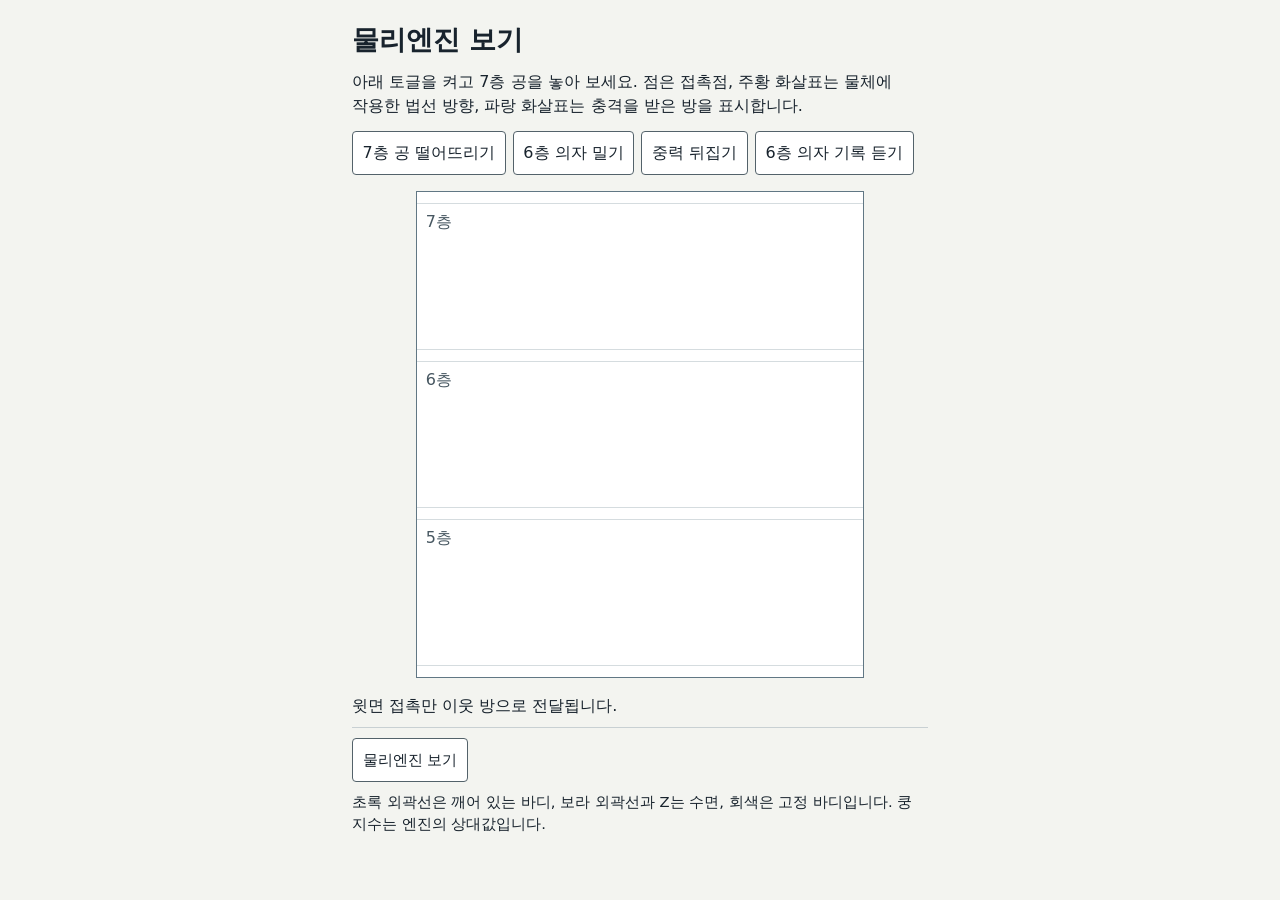
<file: proto/fx/demo-engine-view.html>
<!doctype html>
<html lang="ko">
<head>
<meta charset="utf-8">
<meta name="viewport" content="width=device-width, initial-scale=1">
<title>중력을 뒤집으면 · 물리엔진 보기</title>
<style>
  * { box-sizing: border-box; }
  body { margin: 0; background: #f3f4f0; color: #18232d; font: 1rem/1.5 system-ui, sans-serif; word-break: keep-all; }
  main { max-width: 38rem; margin: auto; padding: 1.25rem 1rem; }
  h1 { margin: 0; font-size: 1.7rem; }
  p { margin: .55rem 0; }
  .controls { display: flex; flex-wrap: wrap; gap: .45rem; margin: .85rem 0; }
  button { min-height: 2.75rem; border: 1px solid #53626a; border-radius: .25rem; padding: .3rem .6rem; background: #fff; color: inherit; font: inherit; }
  button[aria-pressed="true"] { background: #18232d; color: #fff; }
  button:focus-visible { outline: 3px solid #106cb0; outline-offset: 2px; }
  #stage { position: relative; width: min(100%, 28rem); aspect-ratio: 480 / 522; margin: 1rem auto; background: #fff; border: 1px solid #617784; }
  [data-room] { position: absolute; inset-inline: 0; border-block: 1px solid #d5dcdf; padding: .35rem .55rem; color: #475761; }
  canvas { position: absolute; inset: 0; width: 100%; height: 100%; }
  #status { min-height: 1.5em; }
  footer { padding-top: .6rem; border-top: 1px solid #c8d0d3; font-size: .92rem; }
</style>
</head>
<body>
<main>
  <h1>물리엔진 보기</h1>
  <p>아래 토글을 켜고 7층 공을 놓아 보세요. 점은 접촉점, 주황 화살표는 물체에 작용한 법선 방향, 파랑 화살표는 충격을 받은 방을 표시합니다.</p>
  <div class="controls">
    <button id="drop" type="button">7층 공 떨어뜨리기</button>
    <button id="chair" type="button">6층 의자 밀기</button>
    <button id="flip" type="button">중력 뒤집기</button>
    <button id="replay" type="button" disabled>6층 의자 기록 듣기</button>
  </div>
  <div id="stage" role="group" aria-label="7층, 6층, 5층 단면">
    <canvas id="overlay" width="960" height="1044" hidden></canvas>
  </div>
  <p id="status" role="status">윗면 접촉만 이웃 방으로 전달됩니다.</p>
  <footer id="s7">
    <button id="toggle" type="button" aria-pressed="false">물리엔진 보기</button>
    <p>초록 외곽선은 깨어 있는 바디, 보라 외곽선과 Z는 수면, 회색은 고정 바디입니다. 쿵 지수는 엔진의 상대값입니다.</p>
  </footer>
</main>
<script type="module">
  import { createEngineView } from "./engine-view.js";
  import { createBuilding } from "../physics/building.js";
  import { fixedLoop } from "../physics/browser.js";

  const $ = id => document.getElementById(id);
  const stage = $("stage"), overlay = $("overlay"), status = $("status");
  const building = createBuilding();
  const motion = matchMedia("(prefers-reduced-motion: reduce)");
  const view = createEngineView(overlay, building, { button: $("toggle"), motion });
  let chairRecorded = false;
  for (const room of building.rooms.values()) {
    const row = document.createElement("div");
    row.dataset.room = String(room.id);
    row.textContent = `${room.id}층`;
    row.style.top = `${100 * room.top / building.height}%`;
    row.style.height = `${100 * (room.bottom - room.top) / building.height}%`;
    stage.prepend(row);
  }

  building.onThump(event => {
    if (event.index && (event.face !== "top" || event.receiverRoom == null)) status.textContent = `쿵 ${event.index} · 전달 0`;
  });
  building.onReceive(event => {
    if (event.slab === "6/5" && event.type === "scrape") chairRecorded = true;
    if (event.index) status.textContent = `쿵 ${event.index} · ${event.sourceRoom}층 → ${event.receiverRoom}층`;
  });

  function render(alpha, capture = false) {
    stage.style.transform = `rotate(${building.angle}rad)`;
    view.render(alpha, undefined, capture);
    $("drop").disabled = !building.canInputFor("dropBall");
    $("chair").disabled = !building.canInputFor("nudgeChair");
    $("replay").disabled = !building.listening || !chairRecorded;
  }
  function perform(handler) {
    handler();
    if (motion.matches) {
      for (let frame = 0; frame < 240; frame++) building.step();
    }
    render(1, true);
  }
  $("drop").onclick = () => perform(() => building.input({ type: "dropBall", y: 26 }));
  $("chair").onclick = () => perform(() => building.input({ type: "nudgeChair" }));
  $("replay").onclick = () => perform(() => building.replay("chair"));
  $("flip").onclick = () => perform(() => {
    const turn = building.progress < 0.25 || building.progress > 0.75;
    building.setProgress(turn ? 0.65 : 0.95);
    $("flip").textContent = turn ? "원래대로 돌리기" : "중력 뒤집기";
  });
  const loop = fixedLoop(building, stage, alpha => render(alpha), {
    dt: building.dt, onReduced: value => { view.setStill(value); },
  });
  window.addEventListener("pagehide", event => {
    if (!event.persisted) { loop.destroy(); view.destroy(); }
  });
</script>
</body>
</html>
</file>
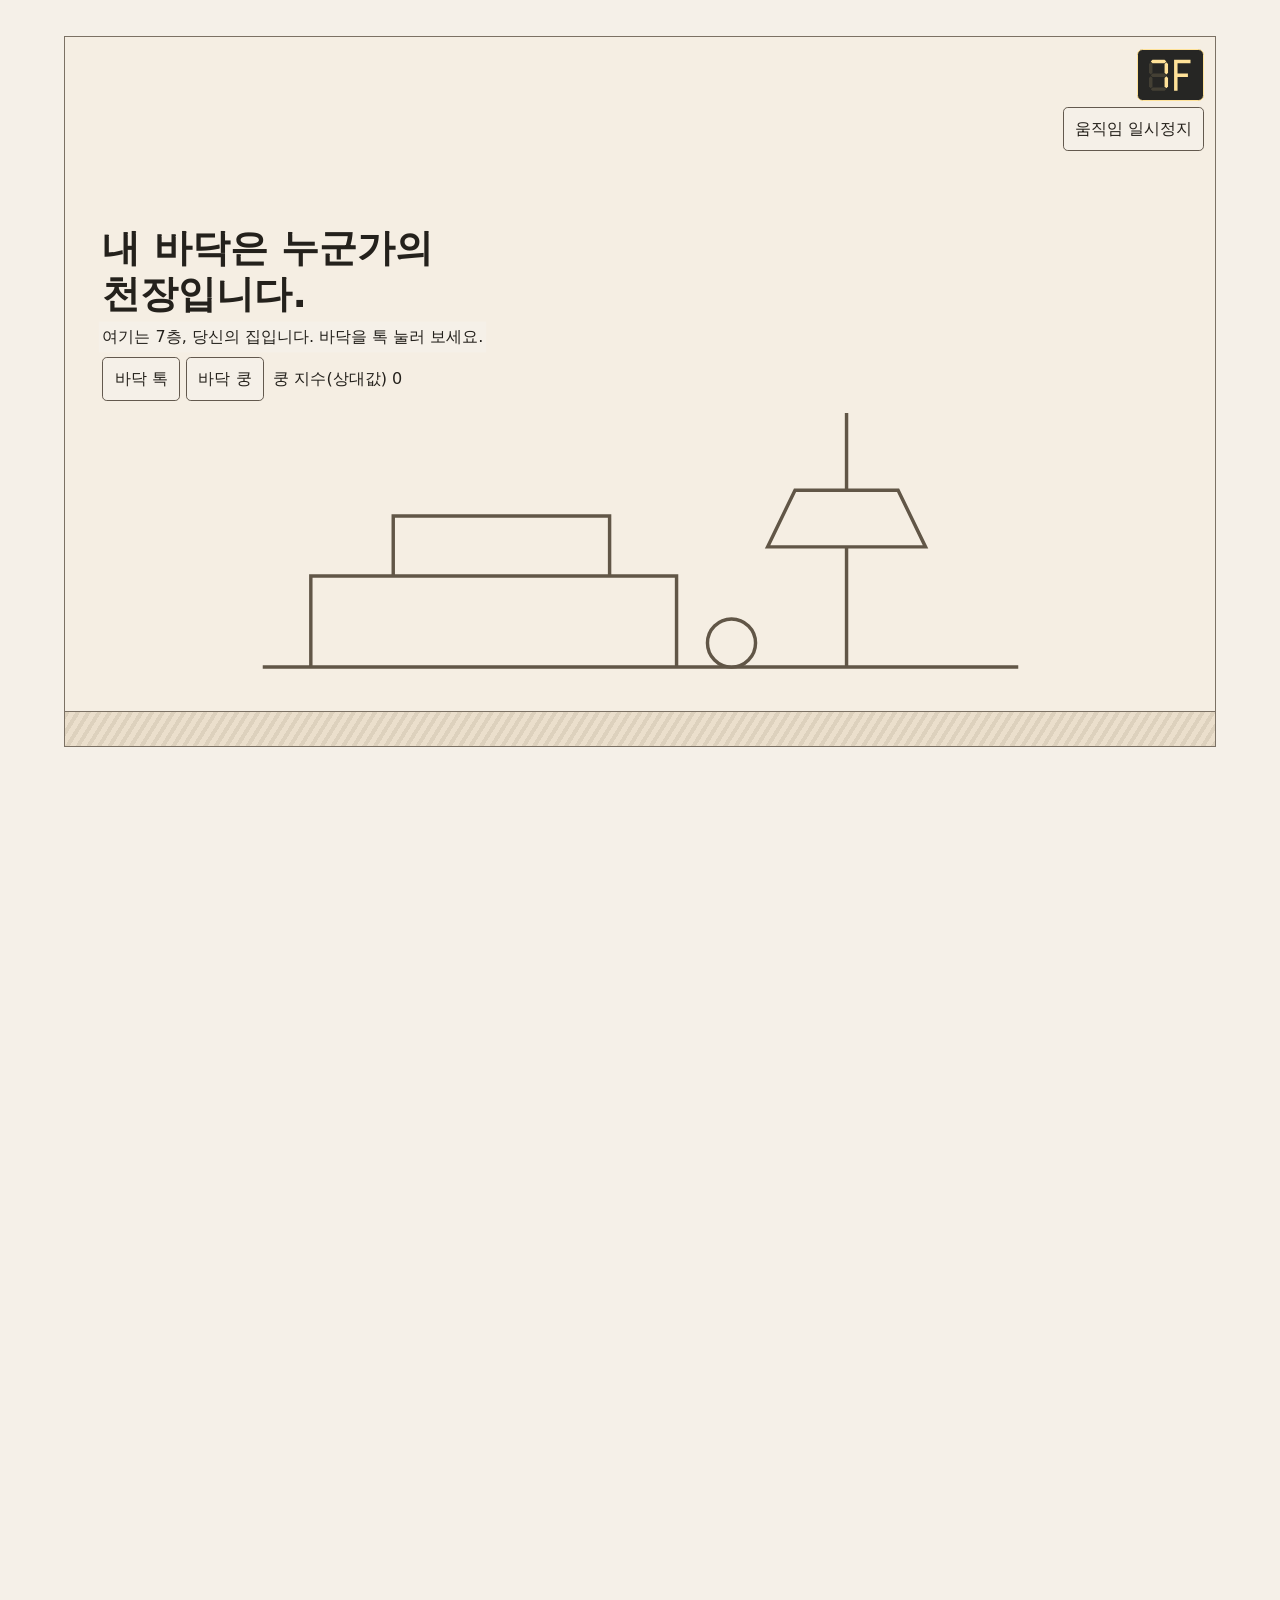
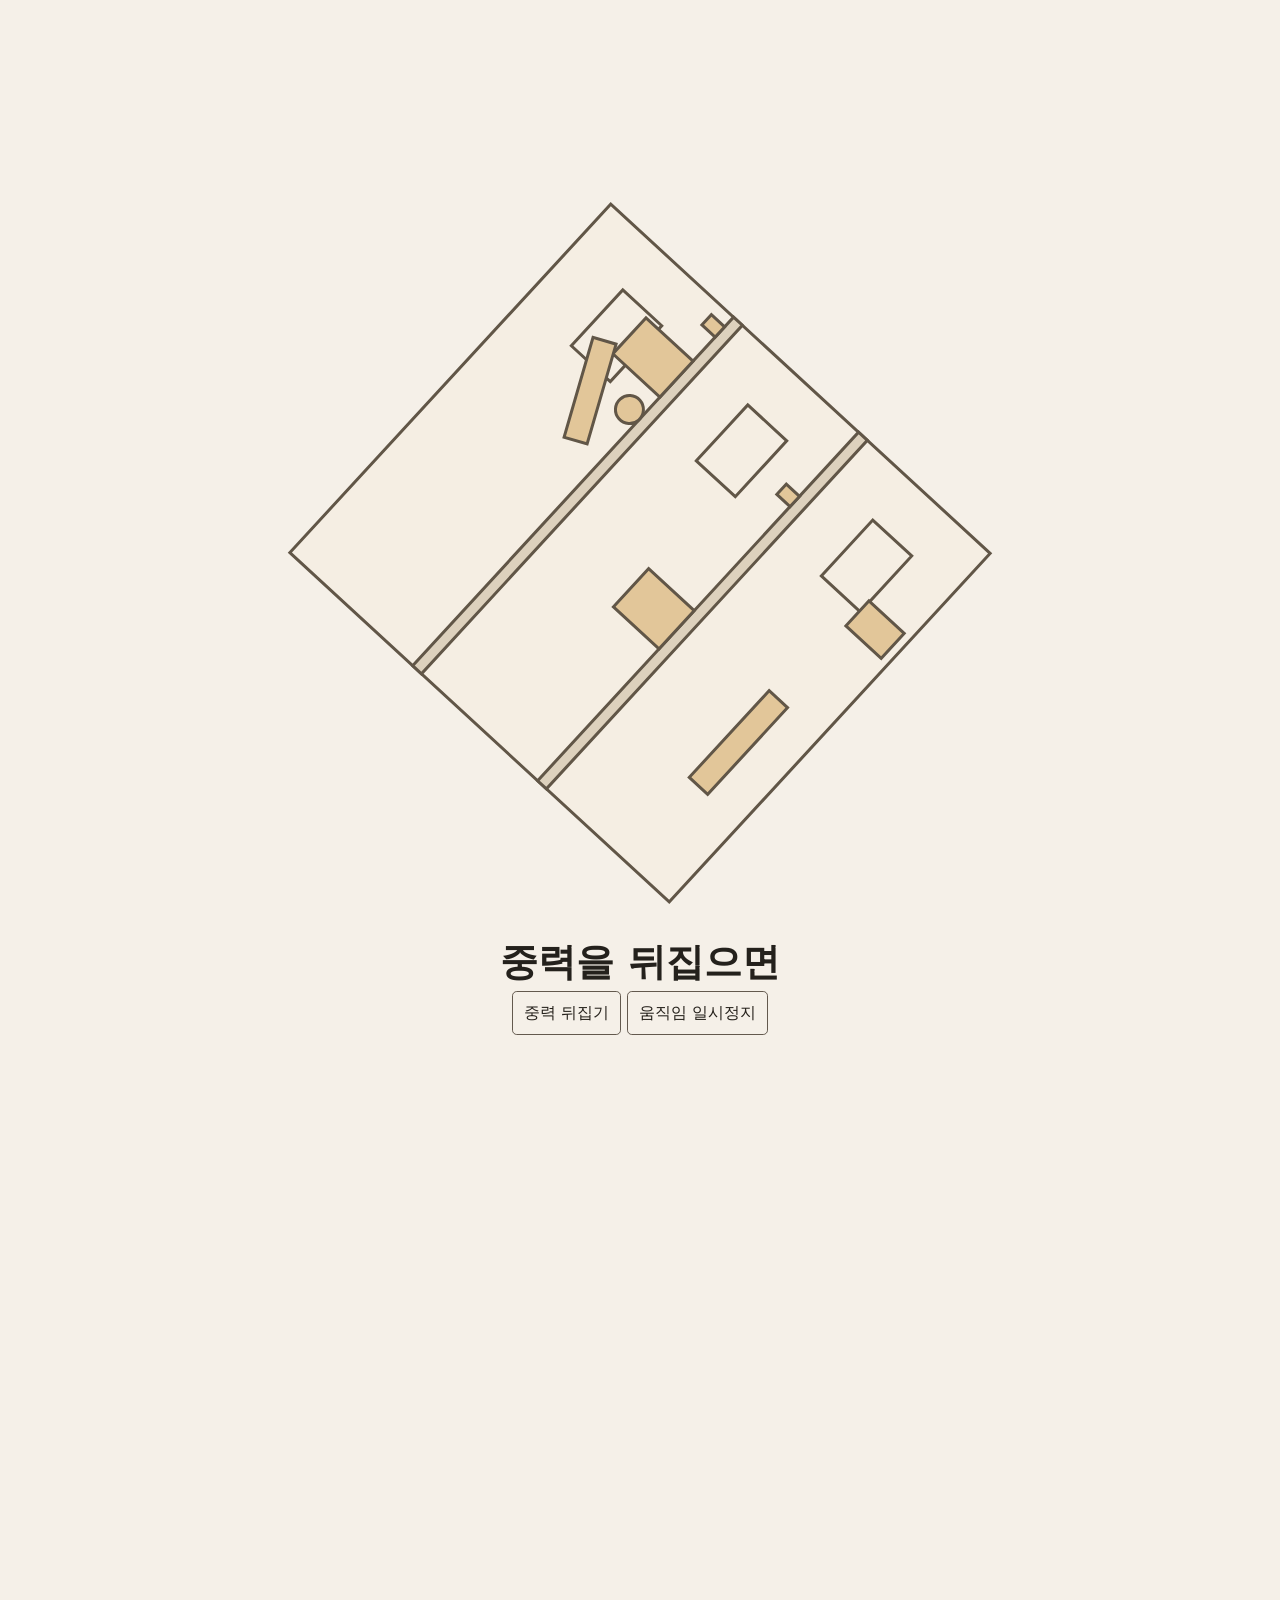
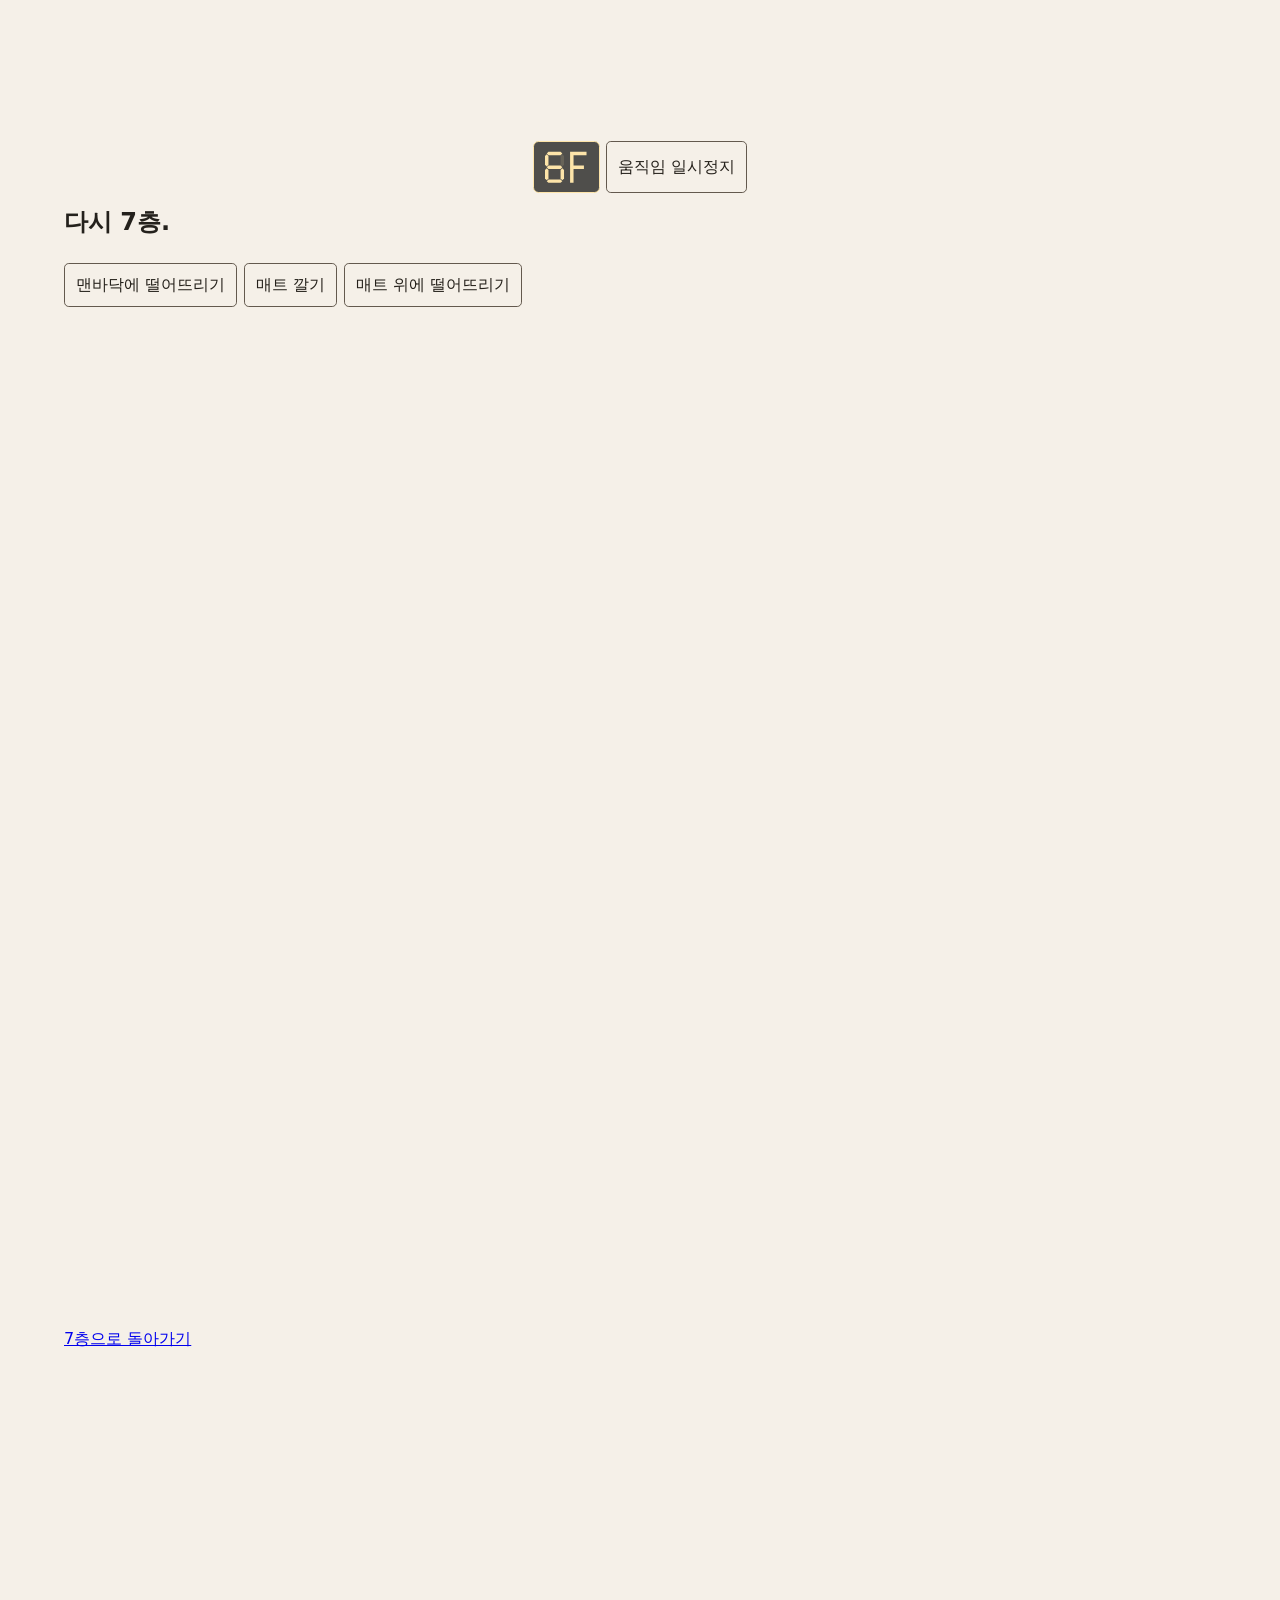
<file: proto/motion/demo-building.html>
<!doctype html>
<html lang="ko">
<head>
  <meta charset="utf-8">
  <meta name="viewport" content="width=device-width, initial-scale=1">
  <title>중력을 뒤집으면 · 모션 데모</title>
  <link rel="stylesheet" href="motion.css">
  <link rel="stylesheet" href="building.css">
  <script defer src="engine.js"></script>
  <script defer src="building.js"></script>
  <script defer src="demo-building.js"></script>
  <style>
    :root {
      color-scheme: light;
      font: 100% / 1.5 system-ui, sans-serif;
      color: #24211c;
      background: #f5f0e8;
      --room-edge: clamp(0.75rem, 5vw, 4rem);
      --ledge: clamp(1.25rem, 4vmin, 2.75rem);
      --paper: #f5f0e8;
    }

    *, *::before, *::after { box-sizing: border-box; }
    body, h1, h2, p { margin: 0; }
    button { font: inherit; }
    [hidden] { display: none !important; }
    .demo-descent-extended { min-block-size: calc(295svh + 80svh); }
    .lt-building-stack { --under-slab: clamp(3rem, 17svh, 10rem); }

    .room-shell {
      position: absolute;
      inset: var(--ledge) var(--room-edge) var(--under-slab, 0px);
      border: 1px solid #7b7164;
      background: var(--room-color, #f5eee3);
    }

    .room-illustration {
      position: absolute;
      inset-inline: 9%;
      inset-block-end: var(--ledge);
      inline-size: 82%;
      block-size: min(55%, 22rem);
      color: #615647;
    }

    .slab {
      position: absolute;
      inset-inline: var(--room-edge);
      inset-block-end: var(--under-slab, 0px);
      block-size: var(--ledge);
      border: 1px solid #7b7164;
      background: repeating-linear-gradient(122deg, #ddd1bd 0 4px, #ebdfcc 4px 9px);
    }

    .room-wave { inset-block-start: calc(100% - var(--under-slab) - var(--ledge) / 2); z-index: 1; }
    .room-six { --room-color: #edece3; }
    .room-five { --room-color: #e9eee9; }

    .stage-toolbar {
      position: absolute;
      z-index: 3;
      inset-block-start: calc(var(--ledge) + 0.8rem);
      inset-inline-end: calc(var(--room-edge) + 0.75rem);
      display: grid;
      justify-items: end;
      gap: 0.4rem;
    }

    .round-button {
      min-block-size: 2.75rem;
      padding: 0.35rem 0.7rem;
      border: 1px solid #63594e;
      border-radius: 0.3rem;
      color: #25211b;
      background: var(--paper);
      cursor: pointer;
    }

    .impact-controls { display: flex; flex-wrap: wrap; align-items: center; gap: 0.4rem; }
    .impact-controls output { padding-inline-start: 0.2rem; }

    .stage-copy {
      position: absolute;
      z-index: 2;
      inset-block-start: clamp(9.35rem, 25svh, 15rem);
      inset-inline-start: calc(var(--room-edge) + clamp(0.75rem, 3vw, 3rem));
      margin-inline-end: calc(var(--room-edge) + 0.75rem);
      max-inline-size: 29rem;
      display: grid;
      gap: 0.5rem;
    }

    .stage-copy h1, .flip-copy h2 {
      font-size: clamp(1.55rem, 4.2vmin, 3.4rem);
      line-height: 1.22;
    }

    .stage-copy p, .flip-copy {
      width: fit-content;
      background: var(--paper);
      box-shadow: 0 0 0 0.2rem var(--paper);
    }

    .flip-section { min-block-size: 350svh; }
    .climax-art {
      position: absolute;
      inset: 8% 0 24%;
      display: grid;
      place-items: center;
      pointer-events: none;
    }

    .climax-art svg {
      display: block;
      inline-size: min(86%, 33rem);
      block-size: 100%;
      overflow: visible;
      color: #615647;
      transform-origin: 50% 83%;
    }

    #climax-live { transform-box: view-box; transform-origin: 50% 50%; }
    .flip-control {
      position: absolute;
      z-index: 2;
      inset-inline: var(--room-edge);
      inset-block-end: calc(var(--ledge) + 0.25rem);
      display: grid;
      justify-items: center;
      gap: 0.35rem;
      text-align: center;
    }

    .climax-buttons { display: flex; justify-content: center; flex-wrap: wrap; gap: 0.35rem; }
    .flip-status:empty { display: none; }
    .round-button[aria-disabled="true"] { cursor: default; }
    .round-button:focus-visible { outline: 2px solid #365e67; outline-offset: 3px; }

    .cushion-panel {
      display: grid;
      align-content: start;
      gap: 0.7rem;
      padding: 1rem var(--room-edge);
    }
    .cushion-controls { display: flex; flex-wrap: wrap; gap: 0.4rem; }
    .cushion-mat { block-size: 0.4rem; max-inline-size: 12rem; background: #23665b; }
    .cushion-frames { display: grid; grid-template-columns: repeat(2, minmax(0, 1fr)); gap: 0.75rem; max-inline-size: 28rem; }
    .cushion-frames figure { margin: 0; border: 1px solid #7b7164; padding: 0.4rem; }
    .cushion-frames svg { display: block; inline-size: 100%; block-size: clamp(2.5rem, 9svh, 5rem); }
    .cushion-frames .lamp { transform-origin: 50% 8%; transform-box: view-box; }
    .cushion-bar { display: block; block-size: 0.25rem; transform-origin: left; background: currentColor; }

    footer {
      min-block-size: 100lvh;
      padding: 2rem var(--room-edge);
    }

    @media (max-height: 450px) and (orientation: landscape) {
      .stage-copy { inset-block-start: calc(var(--ledge) + 0.65rem); max-inline-size: calc(100% - 13rem); }
      .stage-copy h1, .flip-copy h2 { font-size: 1.35rem; }
      .room-illustration { inset-inline-start: 40%; inline-size: 54%; }
      .climax-art { inset: 4% 35% 4% 0; }
      .flip-control { inset-inline-start: 60%; }
      .cushion-panel { block-size: auto; min-block-size: 100svh; }
    }
  </style>
</head>
<body>
  <main>
    <section id="descent" class="lt-building-descent demo-descent-extended" aria-labelledby="descent-title">
      <div class="lt-building-stage" data-motion-sticky>
        <div class="lt-building-viewport" id="descent-viewport" aria-hidden="true">
          <div class="lt-building-stack" id="vertical-stack">
            <div>
              <div class="room-shell">
                <svg class="room-illustration" viewBox="0 0 500 205" fill="none" stroke="currentColor" stroke-width="2" aria-hidden="true">
                  <path d="M30 180h440M58 180v-53h48v-35h126v35h39v53m-199-53h187m111 53v-70m0-78v45m-46 33 16-33h60l16 33Z"/>
                  <circle cx="303" cy="166" r="14" fill="var(--room-color, #f5eee3)"/>
                </svg>
              </div>
              <div class="slab"></div>
              <div class="lt-slab-wave-layer room-wave" data-wave="7"></div>
            </div>
            <div class="room-six">
              <div class="room-shell">
                <svg class="room-illustration" viewBox="0 0 500 205" fill="none" stroke="currentColor" stroke-width="2" aria-hidden="true">
                  <path d="M30 180h440M93 180v-58h242v58M74 122h283M146 113V61h86v52m-44 0v9m185 58v-29h47v29m-47-29v-35m41 0v35M152 0v24m-30 27 13-27h34l13 27Z"/>
                </svg>
              </div>
              <div class="lt-slab-wave-layer" data-wave="replay" style="inset-block-start: 2%; z-index: 1"></div>
              <div class="slab"></div>
              <div class="lt-slab-wave-layer room-wave" data-wave="6"></div>
            </div>
            <div class="room-five">
              <div class="room-shell">
                <svg class="room-illustration" viewBox="0 0 500 205" fill="none" stroke="currentColor" stroke-width="2" aria-hidden="true">
                  <path d="M30 180h440M185 180v-57h223v57m-235-57h247v-35H173Zm44-35v35m47-35v35m47-35v35m47-35v35M70 180v-45h62v45m-63-45h65"/>
                </svg>
              </div>
              <div class="slab"></div>
              <div class="lt-slab-wave-layer room-wave" data-wave="5"></div>
            </div>
          </div>
        </div>
        <div class="stage-toolbar">
          <div class="lt-building-led" id="floor-led" aria-hidden="true">7F</div>
          <span id="floor-status" class="lt-motion-sr-only" role="status">7층</span>
          <button id="pause-motion" class="round-button" type="button" aria-pressed="false" hidden>움직임 일시정지</button>
        </div>
        <div class="stage-copy">
          <h1 id="descent-title">내 바닥은 누군가의 천장입니다.</h1>
          <p id="floor-copy">여기는 7층, 당신의 집입니다. 바닥을 톡 눌러 보세요.</p>
          <p id="intro-extension" hidden>던져도, 끌어도 됩니다. 전부 바닥에 새겨집니다.</p>
          <div class="impact-controls" id="impact-controls" hidden>
            <button class="round-button" type="button" data-drop="14">바닥 톡</button>
            <button class="round-button" type="button" data-drop="48">바닥 쿵</button>
            <output id="impact-level">쿵 지수(상대값) 0</output>
          </div>
        </div>
      </div>
    </section>

    <section id="climax" class="flip-section" aria-labelledby="flip-title">
      <div class="lt-building-stage" data-motion-sticky>
        <div class="lt-building-viewport" aria-hidden="true">
          <div class="climax-art">
            <svg id="climax-camera" viewBox="0 0 480 522" fill="#e2c699" stroke="currentColor" stroke-width="3">
              <defs>
                <g id="climax-shell">
                  <rect x="3" y="3" width="474" height="516" fill="#f5eee3"/>
                  <path d="M3 170h474v12H3ZM3 340h474v12H3Z" fill="#ddd1bd"/>
                  <path d="M346 70h76v53h-76Zm0 170h76v53h-76Zm0 170h76v53h-76Z" fill="none"/>
                </g>
                <g id="climax-furnishings">
                  <circle cx="82" cy="151" r="14"/>
                  <rect x="153" y="103" width="49" height="62"/>
                  <rect x="364" y="136" width="24" height="28"/>
                  <rect x="137" y="273" width="52" height="62"/>
                  <rect x="354" y="303" width="24" height="31"/>
                  <rect x="309" y="464" width="34" height="48"/>
                </g>
              </defs>
              <g id="climax-upright" opacity="0"><use href="#climax-shell"/><use href="#climax-furnishings"/></g>
              <g id="climax-inverted" opacity="0" transform="rotate(180 240 261)">
                <use href="#climax-shell"/>
                <circle cx="138" cy="27" r="14"/>
                <path d="M215 13h62v49h-62ZM320 13h28v24h-28ZM115 183h62v52h-62ZM265 183h31v24h-31ZM240 353h48v34h-48Z"/>
              </g>
              <g id="climax-settled" opacity="0">
                <use href="#climax-shell"/>
                <circle cx="135" cy="151" r="14"/>
                <path d="M207 116h62v49h-62ZM322 141h28v24h-28ZM116 283h62v52h-62ZM265 311h31v24h-31ZM243 478h48v34h-48Z"/>
              </g>
              <g id="climax-live">
                <use href="#climax-shell"/>
                <g id="climax-props"><use href="#climax-furnishings"/></g>
              </g>
              <g id="climax-chair-marker" fill="#873d27" stroke="#873d27" hidden>
                <path d="M0-8v16"/>
                <circle r="4" stroke="none"/>
                <text y="6" stroke="none" font-size="14" font-weight="700"></text>
              </g>
            </svg>
          </div>
        </div>
        <div class="flip-control">
          <div class="flip-copy">
            <h2 id="flip-title">중력을 뒤집으면</h2>
            <p id="flip-status" class="flip-status" role="status">세 집이 한 줄로 쌓여 있습니다.</p>
          </div>
          <div class="climax-buttons">
            <button id="flip-gravity" class="round-button" type="button" hidden>중력 뒤집기</button>
            <button id="pause-flip" class="round-button" type="button" aria-pressed="false" hidden>움직임 일시정지</button>
          </div>
        </div>
      </div>
    </section>
    <section id="cushion-demo" class="lt-building-cushion" aria-labelledby="cushion-title">
      <div class="lt-building-stage cushion-panel" data-motion-sticky>
        <div class="climax-buttons">
          <div id="cushion-led" class="lt-building-led" aria-hidden="true">7F</div>
          <button id="pause-cushion" class="round-button" type="button" aria-pressed="false" hidden>움직임 일시정지</button>
        </div>
        <h2 id="cushion-title">다시 7층.</h2>
        <p id="cushion-height" hidden>방 높이의 절반에서, 공을 한 번 떨어뜨려 봅니다.</p>
        <p id="cushion-mat-copy" hidden>같은 공, 같은 높이. 이번엔 매트 위에서.</p>
        <p id="cushion-status" role="status">로컬 정적 미리보기에서 낙하를 비교할 수 있습니다.</p>
        <div class="cushion-controls" id="cushion-controls" hidden>
          <button class="round-button" type="button" data-action="mat-before">맨바닥에 떨어뜨리기</button>
          <button class="round-button" type="button" data-action="mat-lay">매트 깔기</button>
          <button class="round-button" type="button" data-action="mat-after">매트 위에 떨어뜨리기</button>
        </div>
        <div id="cushion-mat" class="cushion-mat" aria-hidden="true" hidden></div>
        <p id="cushion-comparison" role="status" hidden></p>
        <div class="cushion-frames" id="cushion-frames" hidden>
          <figure>
            <figcaption>맨바닥 · 6층 조명</figcaption>
            <svg viewBox="0 0 100 50" aria-hidden="true"><g class="lamp" id="cushion-before-lamp"><path d="M50 4v26m-10 0h20l5 8H35Z" fill="none" stroke="currentColor"/></g></svg>
            <span id="cushion-before-bar" class="cushion-bar" aria-hidden="true"></span>
          </figure>
          <figure>
            <figcaption>매트 위 · 6층 조명</figcaption>
            <svg viewBox="0 0 100 50" aria-hidden="true"><g class="lamp" id="cushion-after-lamp"><path d="M50 4v26m-10 0h20l5 8H35Z" fill="none" stroke="currentColor"/></g></svg>
            <span id="cushion-after-bar" class="cushion-bar" aria-hidden="true"></span>
          </figure>
        </div>
        <p id="cushion-lamp-copy" hidden>6층 조명이 덜 흔들립니다.</p>
        <p id="cushion-conclusion" hidden>배려는 거창하지 않습니다. 매트 한 장입니다.</p>
        <small id="cushion-provenance" hidden>이 수치는 이 페이지 물리엔진의 값입니다. 실제 매트의 효과는 제품과 소리의 종류에 따라 다릅니다.</small>
      </div>
    </section>
    <footer><a href="#descent">7층으로 돌아가기</a></footer>
  </main>
</body>
</html>
</file>
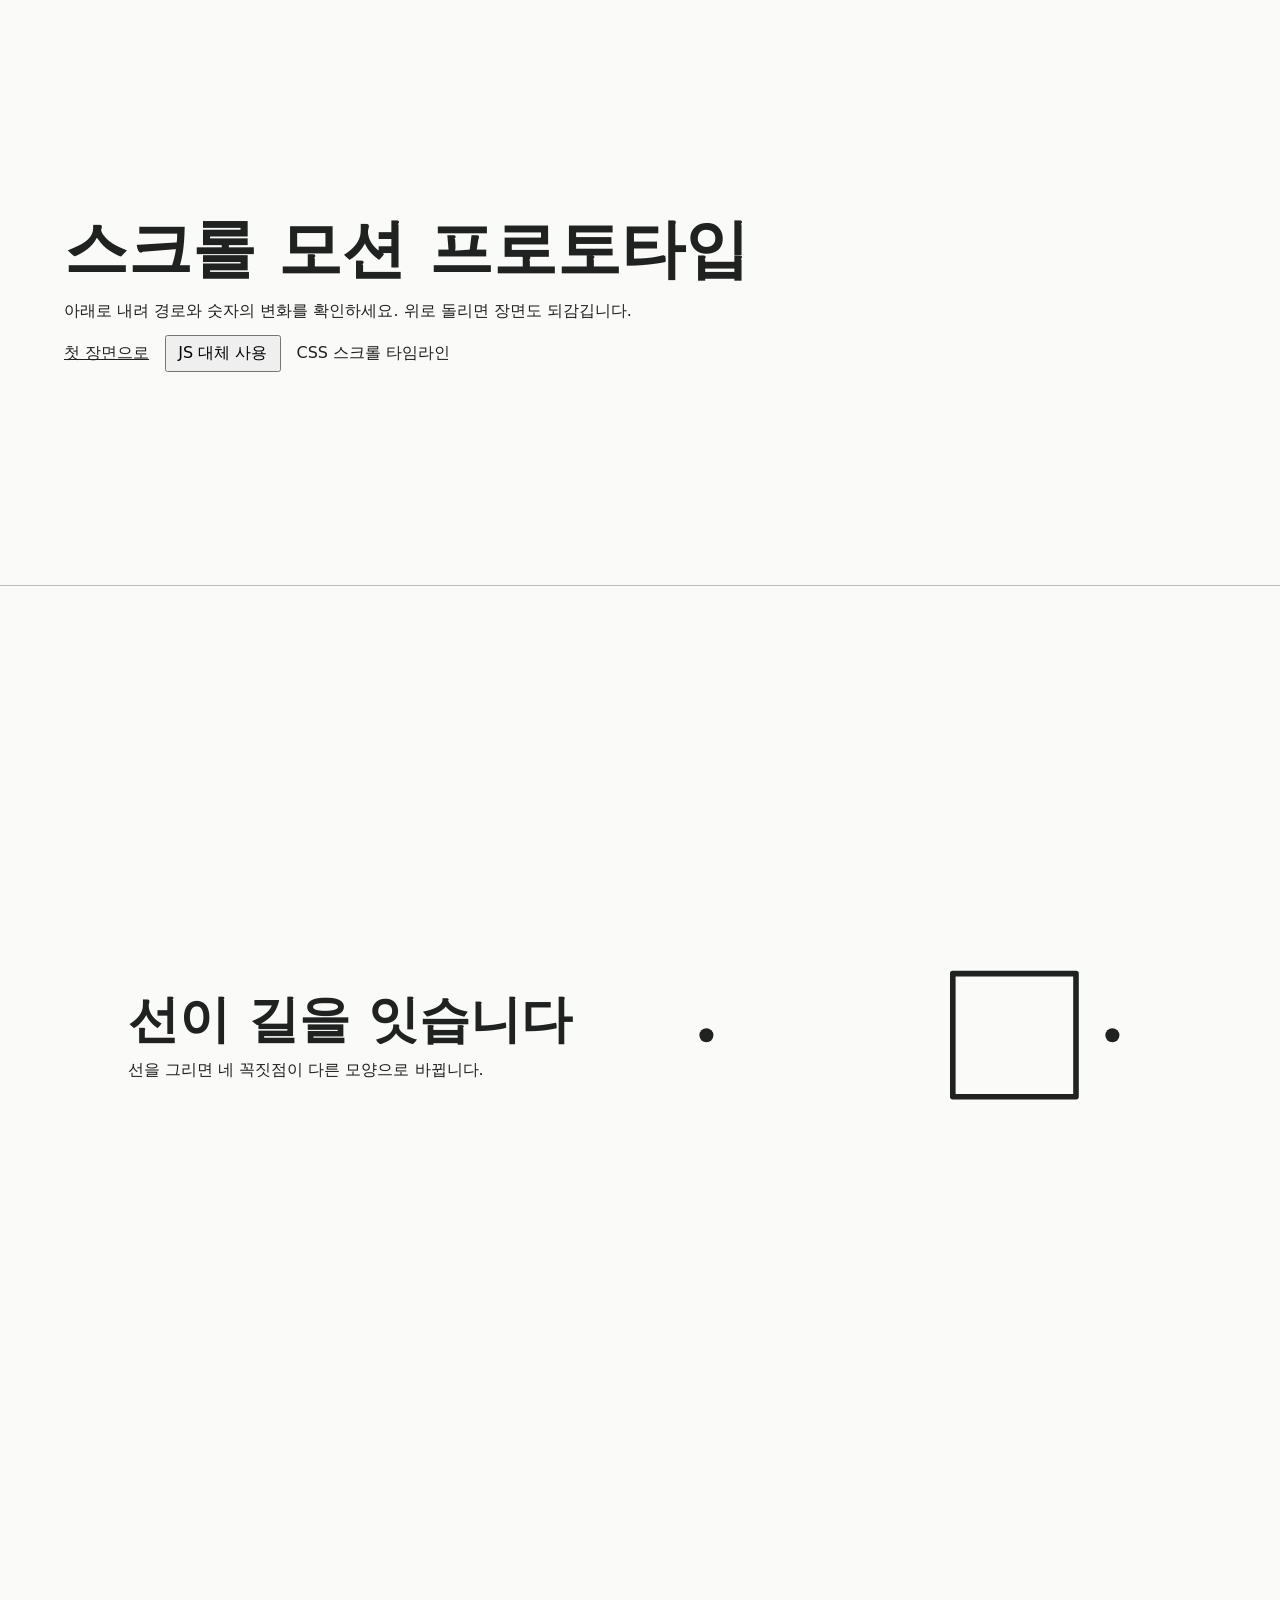
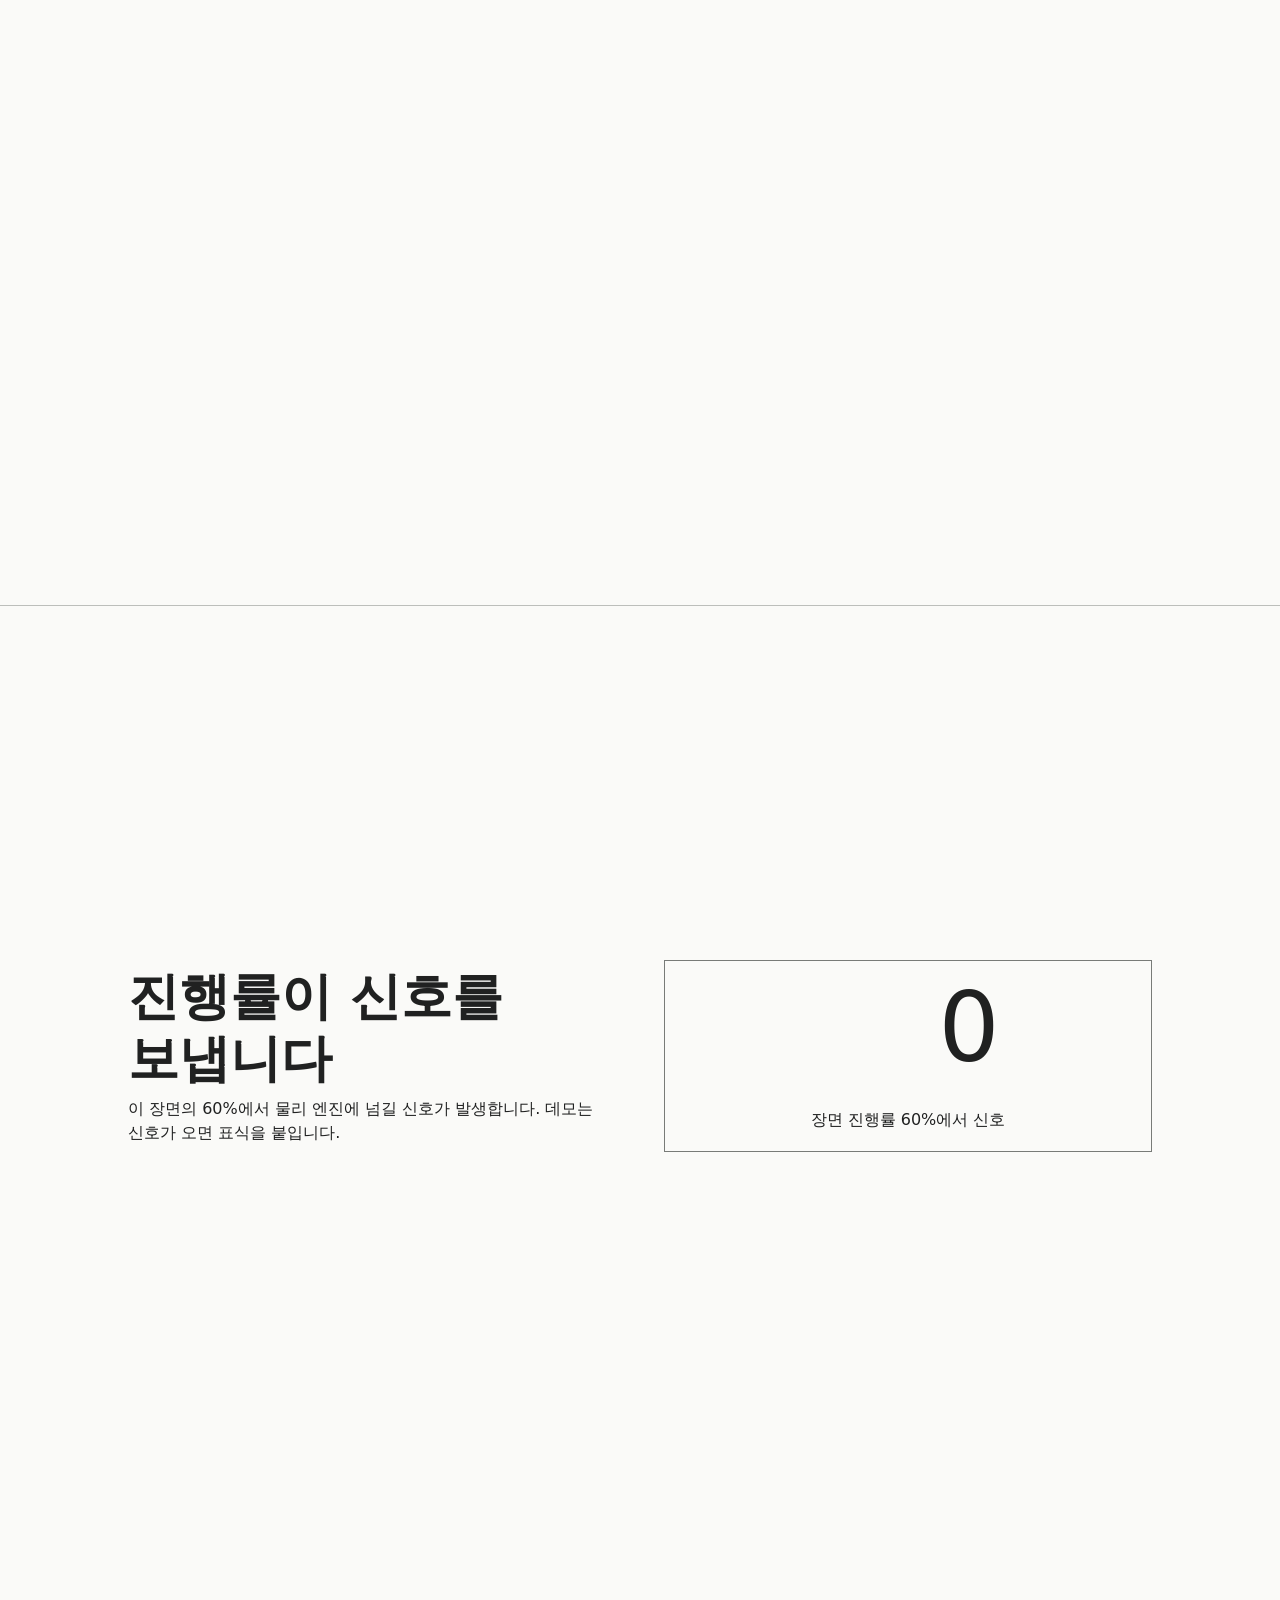
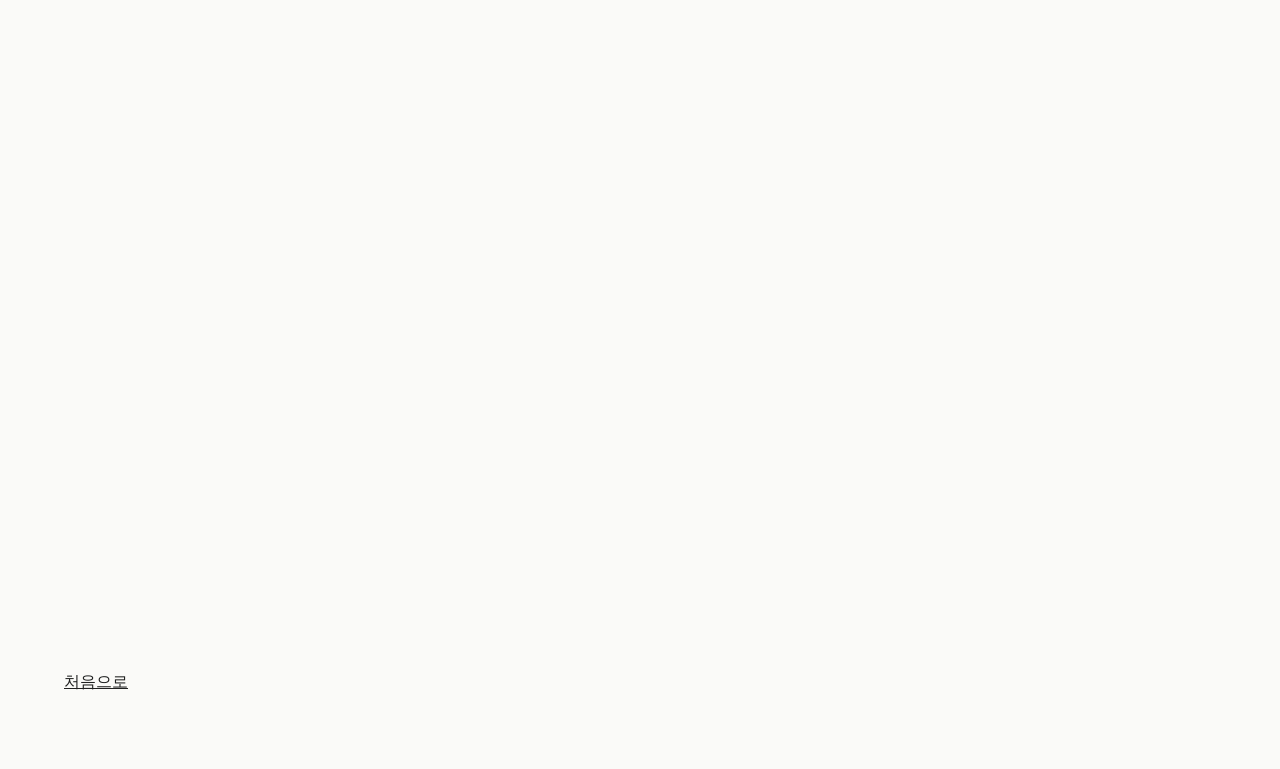
<file: proto/motion/demo.html>
<!doctype html>
<html lang="ko">
<head>
  <meta charset="utf-8">
  <meta name="viewport" content="width=device-width, initial-scale=1">
  <title>랜딩톤 스크롤 모션 프로토타입</title>
  <link rel="stylesheet" href="motion.css">
  <script defer src="engine.js"></script>
  <script defer src="demo.js"></script>
  <style>
    :root {
      color-scheme: light;
      font: 100% / 1.5 system-ui, sans-serif;
      color: #202121;
      background: #fafaf8;
      --gutter: clamp(1rem, 5vw, 4rem);
    }

    *, *::before, *::after { box-sizing: border-box; }
    body, h1, h2, p { margin: 0; }
    a { color: inherit; }
    button { font: inherit; }

    .intro, .outro, .panel {
      padding: clamp(1.25rem, 5vmin, 4rem) var(--gutter);
    }

    .intro {
      min-block-size: 65svh;
      display: grid;
      align-content: center;
      justify-items: start;
      gap: 0.75rem;
    }

    .intro h1 { font-size: clamp(2rem, 6vw, 4rem); line-height: 1.15; }
    .controls { display: flex; flex-wrap: wrap; align-items: center; gap: 0.6rem 1rem; }
    .controls button { padding: 0.3rem 0.7rem; }

    .panel {
      display: grid;
      place-items: center;
      border-block-start: 1px solid #bcbebb;
      background: #fafaf8;
    }

    .panel-layout {
      display: grid;
      grid-template-columns: repeat(2, minmax(0, 1fr));
      align-items: center;
      gap: clamp(1rem, 4vw, 3rem);
      inline-size: min(100%, 64rem);
    }

    .copy { display: grid; gap: 0.5rem; }
    .copy h2 { font-size: clamp(1.65rem, 4.4vw, 3.2rem); line-height: 1.2; }

    .figure {
      display: block;
      inline-size: min(100%, 28rem);
      max-block-size: 45svh;
      margin-inline: auto;
      overflow: visible;
    }

    .figure path { fill: none; stroke: currentColor; stroke-width: 4; stroke-linecap: round; stroke-linejoin: round; }
    .figure .guide { stroke: #949793; stroke-width: 2; }

    .signal {
      display: grid;
      justify-items: center;
      align-content: center;
      min-block-size: min(30svh, 12rem);
      padding: 0.65rem;
      text-align: center;
      border: 1px solid #787b78;
    }

    .counter { font-size: clamp(2.4rem, 8vw, 6rem); line-height: 1; }
    .chip { min-block-size: 2rem; padding: 0.25rem; }
    .chip span { display: inline-block; padding-inline: 0.5em; border: 1px solid currentColor; }
    .outro { min-block-size: max(9rem, calc(100lvh - 100svh)); }

    @media (max-width: 36rem) and (orientation: portrait) {
      .panel-layout { grid-template-columns: 1fr; }
    }
  </style>
</head>
<body>
  <main>
    <header class="intro" id="intro">
      <h1>스크롤 모션 프로토타입</h1>
      <p>아래로 내려 경로와 숫자의 변화를 확인하세요. 위로 돌리면 장면도 되감깁니다.</p>
      <div class="controls">
        <a href="#line">첫 장면으로</a>
        <button type="button" id="switch-driver" hidden>JS 대체 사용</button>
        <span id="driver" role="status"></span>
      </div>
    </header>

    <section class="lt-motion-scene" id="line" aria-labelledby="line-title">
      <div class="lt-motion-sticky panel" data-motion-sticky>
        <div class="panel-layout">
          <div class="copy">
            <h2 id="line-title">선이 길을 잇습니다</h2>
            <p id="line-caption">선을 그리면 네 꼭짓점이 다른 모양으로 바뀝니다.</p>
          </div>
          <svg class="figure" viewBox="0 0 320 176" role="img" aria-labelledby="figure-title">
            <title id="figure-title">두 점을 잇는 곡선과 사각형에서 마름모로 변하는 도형</title>
            <circle cx="16" cy="88" r="5" fill="currentColor"/>
            <path id="draw" class="guide" d="M 16 88 C 64 88 50 27 110 27 C 170 27 140 88 192 88"/>
            <path id="morph" d="M 192 44 L 280 44 L 280 132 L 192 132 Z"/>
            <circle cx="306" cy="88" r="5" fill="currentColor"/>
          </svg>
        </div>
      </div>
    </section>

    <section class="lt-motion-scene" id="signal" aria-labelledby="signal-title">
      <div class="lt-motion-sticky panel" data-motion-sticky>
        <div class="panel-layout">
          <div class="copy">
            <h2 id="signal-title">진행률이 신호를 보냅니다</h2>
            <p>이 장면의 60%에서 물리 엔진에 넘길 신호가 발생합니다. 데모는 신호가 오면 표식을 붙입니다.</p>
          </div>
          <div class="signal">
            <span class="counter" id="counter">100</span>
            <div id="chip" class="chip"></div>
            <p id="signal-status">장면 진행률 60%에서 신호</p>
          </div>
        </div>
      </div>
    </section>

    <footer class="outro"><a href="#intro">처음으로</a></footer>
  </main>
</body>
</html>
</file>
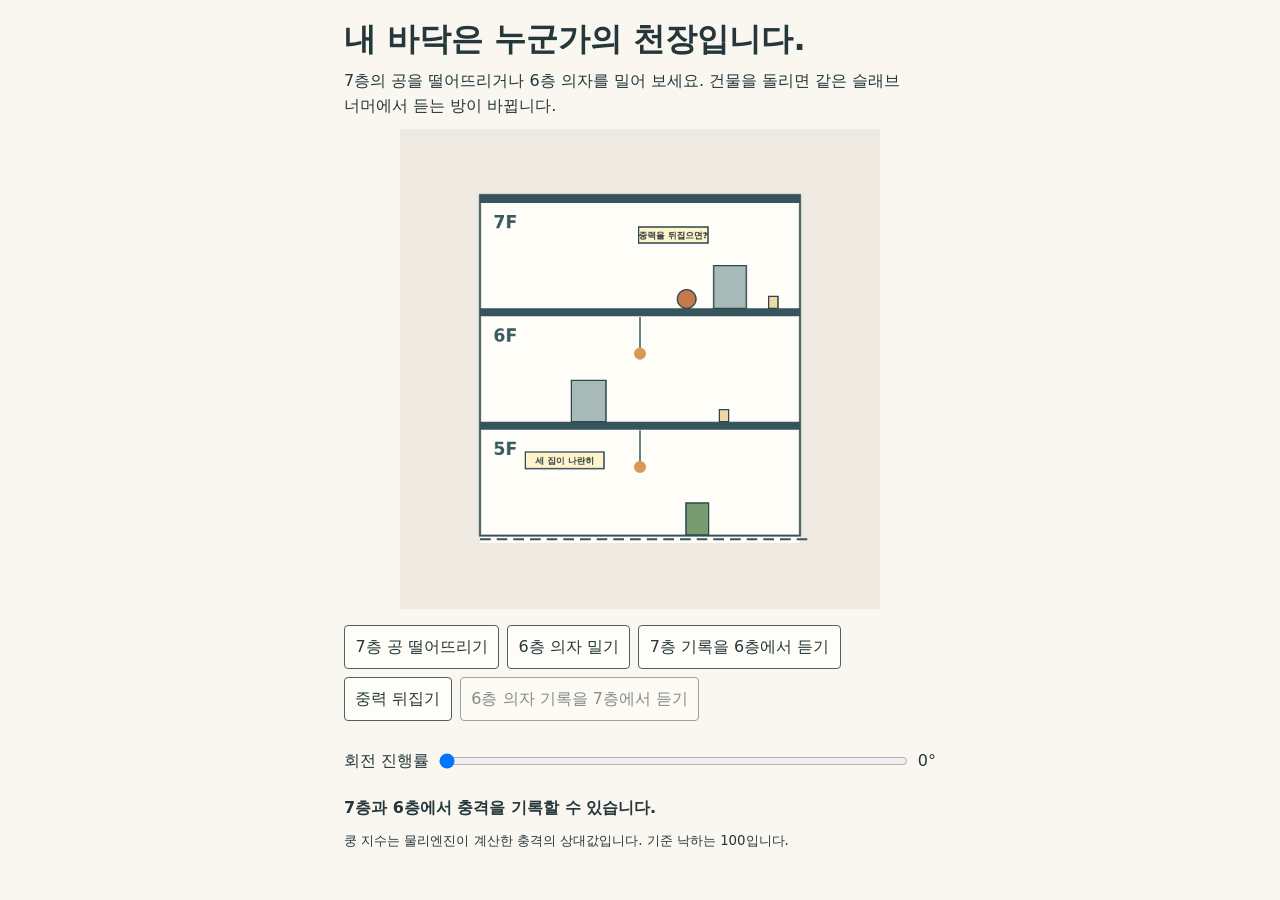
<file: proto/physics/demo-building-physics.html>
<!doctype html>
<html lang="ko">
<head>
<meta charset="utf-8">
<meta name="viewport" content="width=device-width, initial-scale=1">
<title>중력을 뒤집으면 · 3층 물리 데모</title>
<style>
  * { box-sizing: border-box; }
  body { margin: 0; background: #f9f7f0; color: #25373b; font: 1rem/1.55 system-ui,sans-serif; word-break: keep-all; }
  main { max-inline-size: 39rem; margin: auto; padding: 1.25rem 1rem; }
  h1 { margin-block: 0; line-height: 1.22; }
  p { margin-block: .65rem; }
  canvas { display: block; inline-size: min(100%,30rem); block-size: auto; margin-inline: auto; background: #eeeae1; }
  canvas.interactive { cursor: pointer; }
  .controls { display: flex; flex-wrap: wrap; gap: .5rem; margin-block: 1rem; }
  .controls[hidden] { display: none; }
  button { min-block-size: 2.75rem; padding: .35rem .65rem; background: #fffdf7; color: inherit; border: 1px solid #4d6065; border-radius: .25rem; font: inherit; }
  button:disabled { opacity: .55; }
  button:focus-visible, input:focus-visible { outline: 3px solid #08688c; outline-offset: 3px; }
  .scrub { display: flex; align-items: center; gap: .5rem; }
  .scrub[hidden] { display: none; }
  input { flex: 1; min-inline-size: 1rem; min-block-size: 2.75rem; }
  #event { min-block-size: 1.55em; font-weight: 620; }
  small { display: block; }
</style>
</head>
<body>
<main>
  <h1>내 바닥은 누군가의 천장입니다.</h1>
  <p id="help">7층의 공을 떨어뜨리거나 6층 의자를 밀어 보세요. 건물을 돌리면 같은 슬래브 너머에서 듣는 방이 바뀝니다.</p>
  <canvas id="stage" width="720" height="720" role="img" aria-label="지붕과 7층, 6층, 5층 단면" aria-describedby="help">
    지붕과 7층, 6층, 5층 단면
  </canvas>
  <div class="controls" id="controls" hidden>
    <button id="drop" type="button">7층 공 떨어뜨리기</button>
    <button id="chair" type="button">6층 의자 밀기</button>
    <button id="upper" type="button">7층 기록을 6층에서 듣기</button>
    <button id="flip" type="button">중력 뒤집기</button>
    <button id="replay" type="button">6층 의자 기록을 7층에서 듣기</button>
  </div>
  <div id="scrub" class="scrub" hidden>
    <label for="progress">회전 진행률</label>
    <input id="progress" type="range" min="0" max="100" value="0">
    <output id="angle" for="progress">0°</output>
  </div>
  <p id="event" role="status">7층과 6층에서 충격을 기록할 수 있습니다.</p>
  <small>쿵 지수는 물리엔진이 계산한 충격의 상대값입니다. 기준 낙하는 100입니다.</small>
  <noscript><p>물리 장면은 스크립트 실행이 필요합니다.</p></noscript>
</main>
<script type="module">
  import { fixedLoop } from './engine.js';
  import { createBuilding } from './building.js';

  const $ = id => document.getElementById(id);
  const stage = $('stage'), ctx = stage.getContext('2d');
  const building = createBuilding();
  const size = stage.width;
  const {width,height} = building;
  const flashes = new Map();
  let reduced = false;
  let priorAngle, wasReady, wasListening, hadChair;
  $('controls').hidden = $('scrub').hidden = false;

  function indicate(event) {
    flashes.set(event.slab,event);
  }
  building.onThump(event => {
    if (event.face === 'top') indicate(event);
  });
  building.onReceive(event => {
    indicate(event);
    const prefix = event.kind === 'replay' ? '재생 · ' : '';
    $('event').textContent = `${prefix}${event.sourceRoom}층 → ${event.receiverRoom}층 · 쿵 지수 ${event.index}`;
  });

  function drawBody(body, name, alpha) {
    const {x,y,angle} = body.pose(alpha);
    ctx.save();
    ctx.translate(x,y);
    ctx.rotate(angle);
    ctx.lineWidth = 2;
    ctx.strokeStyle = '#2c474e';
    ctx.fillStyle = {ball:'#c7794c',chair:'#a7bab8',cup:'#eed8a5',plant:'#7a9a71',copy:'#fff4cc'}[name];
    ctx.beginPath();
    if (body.shape.radius) ctx.arc(0,0,body.shape.radius,0,2*Math.PI);
    else {
      for (const [i,p] of body.shape.points.entries()) {
        if (i === 0) ctx.moveTo(p.x,p.y);
        else ctx.lineTo(p.x,p.y);
      }
      ctx.closePath();
    }
    ctx.fill();
    ctx.stroke();
    if (name === 'copy') {
      ctx.fillStyle = '#25373b';
      ctx.font = '600 13px system-ui';
      ctx.textAlign = 'center';
      ctx.fillText(body === building.copyBlocks[0] ? '세 집이 나란히' : '중력을 뒤집으면?',0,5);
    }
    ctx.restore();
  }

  function render(alpha) {
    ctx.clearRect(0,0,size,size);
    ctx.save();
    ctx.translate(size/2,size/2);
    ctx.rotate(building.angle);
    ctx.translate(-width/2,-height/2);

    ctx.fillStyle = '#fffdf8';
    ctx.fillRect(0,0,width,height);
    ctx.strokeStyle = '#36545c';
    ctx.lineWidth = 3;
    ctx.strokeRect(0,0,width,height-11);
    for (const slab of building.slabs) {
      ctx.fillStyle = '#36545c';
      if (slab.below === null) {
        for (let x=0;x<width;x+=25) ctx.fillRect(x,slab.y-1,16,3);
      } else ctx.fillRect(0,slab.y-6,width,12);
      const flash = flashes.get(slab.id);
      if (!flash) continue;
      const age = building.world.time-flash.time;
      const opacity = reduced ? 0.9 : Math.max(0,1-age/0.9);
      if (!opacity) continue;
      ctx.save();
      ctx.globalAlpha = opacity;
      ctx.strokeStyle = '#a75125';
      ctx.lineWidth = 1+0.6*Math.log1p(flash.index);
      ctx.beginPath();
      ctx.moveTo(Math.max(0,flash.point.x-35),slab.y);
      ctx.lineTo(Math.min(width,flash.point.x+35),slab.y);
      ctx.stroke();
      if (flash.receiverRoom !== null) {
        ctx.beginPath();
        const theta = slab.below === flash.receiverRoom ? 0 : Math.PI;
        ctx.arc(flash.point.x,slab.y,16+(reduced ? 0 : age*86),theta,theta+Math.PI);
        ctx.stroke();
      }
      ctx.restore();
    }

    for (const room of building.rooms.values()) {
      ctx.save();
      ctx.translate(38,room.top+30);
      ctx.rotate(-building.angle);
      ctx.fillStyle = '#385960';
      ctx.font = '700 26px system-ui';
      ctx.textAlign = 'center';
      ctx.fillText(`${room.id}F`,0,8);
      ctx.restore();
      if (room.lamp) {
        const p = room.lamp.pose(alpha), a = building.lampWorld.linkAnchor(room.cable);
        ctx.strokeStyle = '#385960';
        ctx.lineWidth = 2;
        ctx.beginPath();
        ctx.moveTo(a.x,a.y);
        ctx.lineTo(p.x,p.y);
        ctx.stroke();
        ctx.fillStyle = '#d79953';
        ctx.beginPath();
        ctx.arc(p.x,p.y,room.lamp.shape.radius,0,2*Math.PI);
        ctx.fill();
      }
      for (const [name,body] of Object.entries(room.props)) drawBody(body,name,alpha);
    }
    ctx.restore();
    sync();
  }

  function sync() {
    const angle = Math.round(building.angle*180/Math.PI);
    if (angle !== priorAngle) $('angle').textContent = `${angle}°`;
    priorAngle = angle;
    const ready = building.canInput;
    const listening = building.listening;
    const chair = building.recordings.chair.length > 0;
    if (ready !== wasReady) {
      $('drop').disabled = $('chair').disabled = $('upper').disabled = !ready;
      stage.classList.toggle('interactive',ready);
    }
    if (listening !== wasListening || chair !== hadChair) $('replay').disabled = !(listening && chair);
    wasReady = ready;
    wasListening = listening;
    hadChair = chair;
  }

  function renderStatic() {
    if (!reduced) return;
    for (let i=0;i<420;i++) building.step();
    render(1);
  }

  function act(command) {
    if (building.input(command)) renderStatic();
  }
  $('drop').onclick = () => act({type:'dropBall'});
  $('chair').onclick = () => act({type:'nudgeChair'});
  function play(kind) {
    const records = building.recording(kind);
    if (building.replay(kind,reduced ? records.slice(-1) : records)) renderStatic();
  }
  $('upper').onclick = () => play('upper');
  $('replay').onclick = () => play('chair');

  function rotate(progress) {
    building.setProgress(progress);
    $('progress').value = String(Math.round(progress*100));
    $('flip').textContent = progress >= 0.25 && progress < 0.95 ? '원래대로 돌리기' : '중력 뒤집기';
    sync();
    renderStatic();
  }
  $('flip').onclick = () => {
    const reversed = building.progress >= 0.25 && building.progress < 0.95;
    rotate(reversed ? 0.95 : 0.65);
  };
  $('progress').oninput = () => rotate(Number($('progress').value)/100);
  stage.addEventListener('click',event => {
    if (!building.canInput) return;
    const bounds = stage.getBoundingClientRect();
    const x = (event.clientX-bounds.left)*size/bounds.width-(size-width)/2;
    const y = (event.clientY-bounds.top)*size/bounds.height-(size-height)/2;
    if (x < 0 || x > width) return;
    const upper = building.rooms.get(7), middle = building.rooms.get(6);
    if (y >= upper.top && y <= upper.bottom) act({type:'dropBall',x});
    else if (middle.props.chair.contains(x,y)) act({type:'nudgeChair'});
  });

  fixedLoop(building,stage,render,{dt:building.dt,onReduced(value) {
    reduced = value;
    if (value) {
      building.stopReplay();
      renderStatic();
    }
  }});
</script>
</body>
</html>
</file>
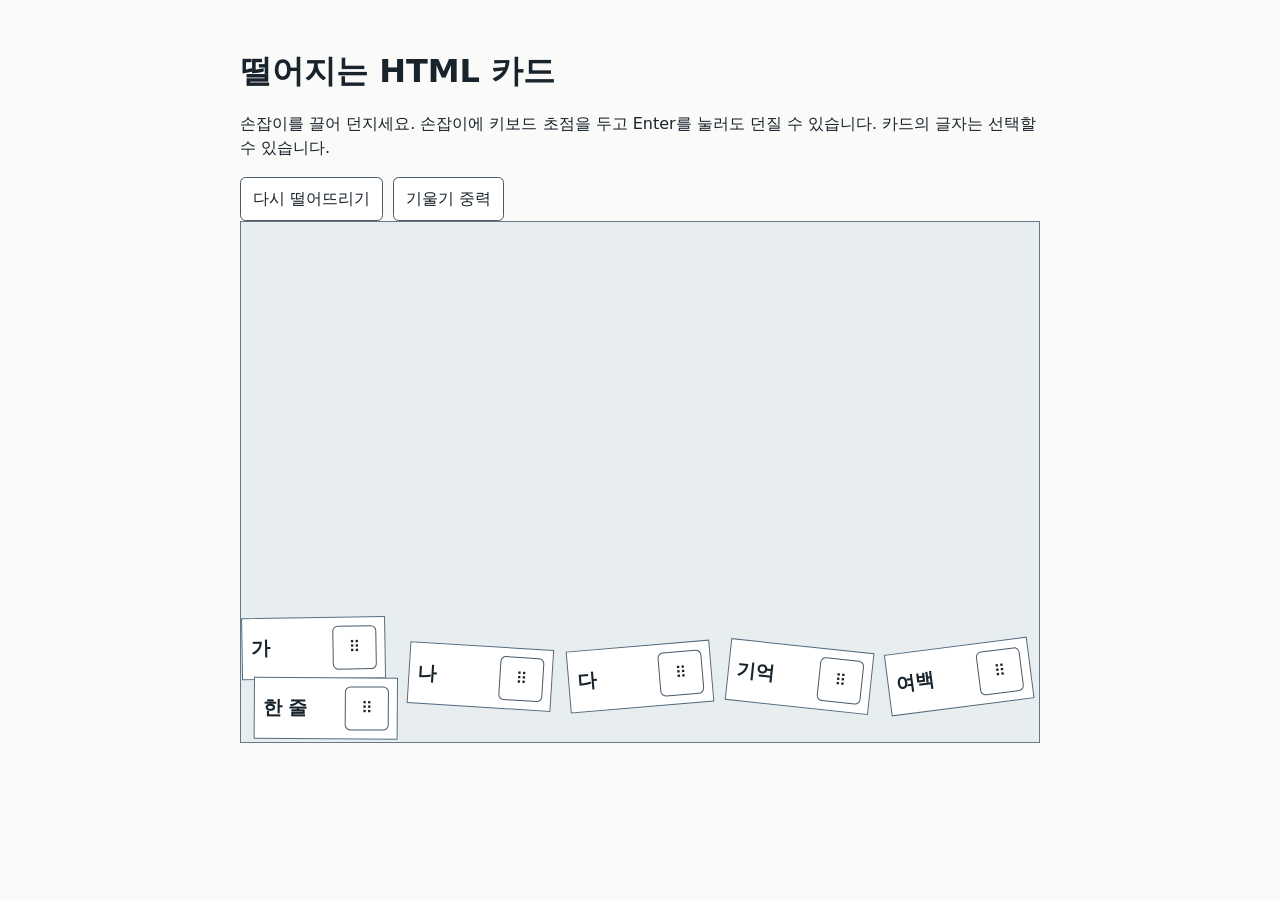
<file: proto/physics/demo-dom.html>
<!doctype html>
<html lang="ko">
<head>
<meta charset="utf-8">
<meta name="viewport" content="width=device-width, initial-scale=1">
<title>HTML 카드 물리 데모</title>
<style>
  * { box-sizing: border-box; }
  body { margin: 0; color: #18232b; background: #fafaf9; font: 1rem/1.55 system-ui, sans-serif; }
  main { max-width: 54rem; margin: auto; padding: clamp(.75rem, 4vw, 2rem); }
  h1 { line-height: 1.15; }
  button { min-height: 2.75rem; padding: .35rem .75rem; color: inherit; background: white; border: 1px solid #485867; border-radius: .35rem; font: inherit; cursor: pointer; }
  button:focus-visible { outline: 3px solid #075d90; outline-offset: 3px; }
  .controls { display: flex; flex-wrap: wrap; align-items: center; gap: .6rem; }
  .controls[hidden] { display: none; }
  #status:empty { display: none; }
  .scene { display: grid; grid-template-columns: repeat(auto-fit, minmax(min(9rem, 100%), 1fr)); gap: .75rem; padding: .75rem; border: 1px solid #687783; background: #e8edf0; }
  .scene.physical { display: block; position: relative; height: clamp(22rem, 58svh, 34rem); padding: 0; overflow: hidden; }
  .card { inline-size: min(9rem, 100%); background: #fff; border: 1px solid #526b7e; display: flex; align-items: center; justify-content: space-between; gap: .35rem; padding: .5rem; }
  .physical .card { position: absolute; top: 0; left: 0; }
  .scene:not(.physical) .card { transform: none !important; }
  .card strong { font-size: 1.2rem; }
  .grip { display: none; inline-size: 2.75rem; flex: 0 0 auto; padding: 0; touch-action: none; user-select: none; cursor: grab; }
  .physical .grip { display: inline-block; }
  .card:focus-within { z-index: 1; }
</style>
</head>
<body>
<main>
  <h1>떨어지는 HTML 카드</h1>
  <p id="instructions" hidden>손잡이를 끌어 던지세요. 손잡이에 키보드 초점을 두고 Enter를 눌러도 던질 수 있습니다. 카드의 글자는 선택할 수 있습니다.</p>
  <div class="controls" id="controls" hidden>
    <button type="button" id="reset">다시 떨어뜨리기</button>
    <button type="button" id="tilt" aria-pressed="false">기울기 중력</button>
    <span id="status" role="status"></span>
  </div>
  <noscript><p>스크립트가 꺼져 있어 카드를 고정 배치로 표시합니다.</p></noscript>
  <p id="still" hidden>움직임 줄이기 설정에 따라 카드를 고정 배치로 표시합니다.</p>
  <section class="scene" id="scene" aria-label="물리 카드">
    <article class="card"><strong>가</strong><button type="button" class="grip" aria-label="가 카드 던지기">⠿</button></article>
    <article class="card"><strong>나</strong><button type="button" class="grip" aria-label="나 카드 던지기">⠿</button></article>
    <article class="card"><strong>다</strong><button type="button" class="grip" aria-label="다 카드 던지기">⠿</button></article>
    <article class="card"><strong>기억</strong><button type="button" class="grip" aria-label="기억 카드 던지기">⠿</button></article>
    <article class="card"><strong>여백</strong><button type="button" class="grip" aria-label="여백 카드 던지기">⠿</button></article>
    <article class="card"><strong>한 줄</strong><button type="button" class="grip" aria-label="한 줄 카드 던지기">⠿</button></article>
  </section>
</main>
<script type="module">
  import { World, bindDOM, contain, dragPointer, fixedLoop, tiltGravity } from './engine.js';

  const scene = document.querySelector('#scene');
  const controls = document.querySelector('#controls');
  const still = document.querySelector('#still');
  const tiltButton = document.querySelector('#tilt');
  const status = document.querySelector('#status');
  const world = new World({gy:880,iterations:12});
  const tilt = tiltGravity(world, {strength:880});
  const cards = new Map();
  let disconnectDrag;
  let tiltOn = false;

  scene.classList.add('physical');
  for (const card of scene.querySelectorAll('.card')) {
    const bounds = card.getBoundingClientRect();
    const grip = card.querySelector('.grip');
    const body = world.add({
      width:bounds.width,height:bounds.height,friction:0.75,restitution:0.28
    });
    cards.set(grip, {body,binding:bindDOM(body,card)});
    grip.addEventListener('click', event => {
      if (event.detail === 0) world.kick(body,body.x < scene.clientWidth/2 ? 85 : -85,-420,2);
    });
  }

  function render(alpha) {
    for (const {binding} of cards.values()) binding.render(alpha);
  }

  function stopTilt() {
    tilt.stop();
    tiltOn = false;
    tiltButton.setAttribute('aria-pressed','false');
    status.textContent = '';
  }

  function reset() {
    const width = scene.clientWidth;
    const columns = Math.min(cards.size,Math.max(1,Math.floor(width/144)));
    const rows = Math.ceil(cards.size/columns);
    const gap = Math.min(72,(scene.clientHeight-92)/Math.max(1,rows-1));
    let index = 0;
    for (const {body} of cards.values()) {
      const x = width*(index%columns+0.5)/columns;
      const y = 47+gap*Math.floor(index/columns);
      body.vx = body.vy = body.spin = 0;
      world.move(body,x,y,(index%2 ? 1 : -1)*(0.04+index*0.022));
      index++;
    }
    render(1);
  }

  document.querySelector('#reset').addEventListener('click',reset);
  tiltButton.addEventListener('click',async () => {
    if (tiltOn) { stopTilt(); return; }
    tiltButton.disabled = true;
    const result = await tilt.start();
    tiltButton.disabled = false;
    tiltOn = result === 'enabled';
    tiltButton.setAttribute('aria-pressed',String(tiltOn));
    status.textContent = ({
      enabled:'기울기 입력을 켰습니다.',
      denied:'기울기 센서 권한이 필요합니다.',
      unavailable:'이 환경에서는 기울기 입력을 사용할 수 없습니다.'
    })[result] ?? '';
  });

  contain(world,scene,() => render(1));
  fixedLoop(world,scene,render,{ onReduced(reduced) {
    scene.classList.toggle('physical',!reduced);
    controls.hidden = reduced;
    document.querySelector('#instructions').hidden = reduced;
    still.hidden = !reduced;
    if (reduced) {
      disconnectDrag?.();
      disconnectDrag = undefined;
      stopTilt();
    } else {
      reset();
      disconnectDrag = dragPointer(world,scene,{pick:e => cards.get(e.target.closest('.grip'))?.body});
    }
  }});
</script>
</body>
</html>
</file>
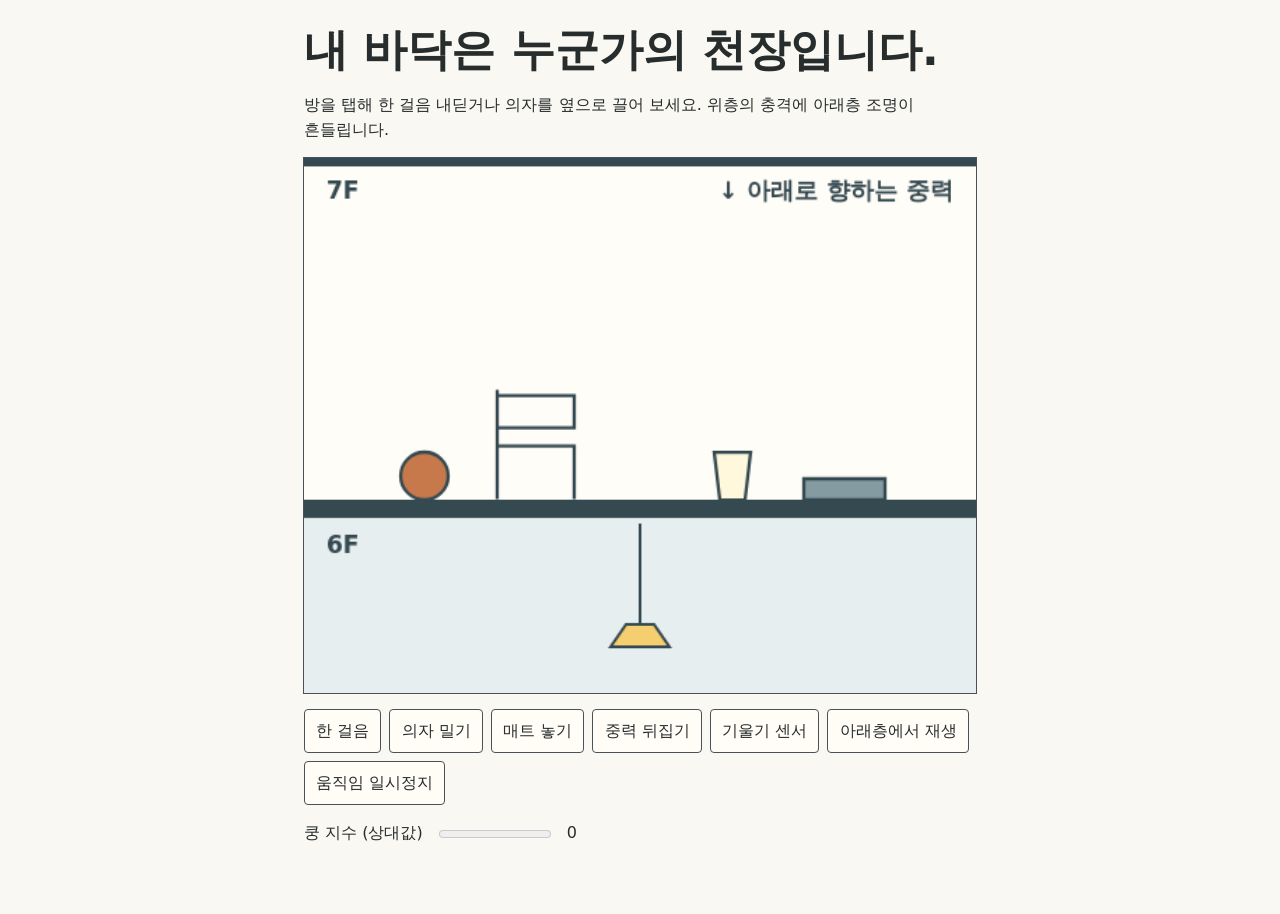
<file: proto/physics/demo-room.html>
<!doctype html>
<html lang="ko">
<head>
<meta charset="utf-8">
<meta name="viewport" content="width=device-width, initial-scale=1">
<title>중력을 뒤집으면 · 방 물리 데모</title>
<style>
  * { box-sizing: border-box; }
  body { margin: 0; background: #faf8f2; color: #272c2d; font: 1rem/1.55 system-ui, sans-serif; word-break: keep-all; }
  main { width: min(100% - 2rem, 42rem); margin-inline: auto; padding-block: 1.5rem 2rem; }
  h1 { margin: 0; font-size: clamp(1.6rem, 7vw, 2.75rem); line-height: 1.2; }
  canvas { display: block; width: 100%; height: auto; outline: 1px solid #485258; touch-action: pan-y; }
  .controls { display: flex; flex-wrap: wrap; align-items: center; gap: .5rem; margin-block: 1rem; }
  .controls[hidden] { display: none; }
  button { min-height: 2.75rem; padding: .35rem .7rem; font: inherit; color: inherit; background: #fffdf6; border: 1px solid #485258; border-radius: .25rem; }
  button[aria-pressed="true"] { background: #2e4b57; color: white; }
  button:focus-visible { outline: 3px solid #08688c; outline-offset: 3px; }
  button:disabled { opacity: .55; }
  .measure { display: flex; flex-wrap: wrap; align-items: center; gap: .35rem 1rem; }
  meter { width: 7rem; vertical-align: middle; }
  #status { min-block-size: 1.55em; margin-block: .35rem; }
</style>
</head>
<body>
<main>
  <h1>내 바닥은 누군가의 천장입니다.</h1>
  <p id="help">방을 탭해 한 걸음 내딛거나 의자를 옆으로 끌어 보세요. 위층의 충격에 아래층 조명이 흔들립니다.</p>
  <canvas id="scene" width="480" height="382" role="img" aria-label="공, 의자, 컵, 책이 있는 위층 방과 아래층 조명" aria-describedby="help">
    공, 의자, 컵, 책이 있는 방과 아래층 조명
  </canvas>
  <div id="controls" class="controls" hidden>
    <button id="walk" type="button">한 걸음</button>
    <button id="nudge" type="button">의자 밀기</button>
    <button id="mat" type="button" aria-pressed="false">매트 놓기</button>
    <button id="flip" type="button" aria-pressed="false">중력 뒤집기</button>
    <button id="sensor" type="button" aria-pressed="false">기울기 센서</button>
    <button id="replay" type="button">아래층에서 재생</button>
    <button id="pause" type="button" aria-pressed="false">움직임 일시정지</button>
  </div>
  <div class="measure">
    <label for="meter">쿵 지수 (상대값)</label>
    <meter id="meter" min="0" max="100" value="0"></meter>
    <span id="index" aria-hidden="true">0</span>
  </div>
  <p id="status" role="status"></p>
  <noscript><p>스크립트를 켜면 물리 장면을 체험할 수 있습니다.</p></noscript>
</main>
<script type="module">
  import { fixedLoop, tiltGravity } from './engine.js';
  import { playImpactTrack, recordImpacts } from './replay.js';
  import { createRoom, exciteLamp, isSlabImpact, roomInput, WIDTH, FLOOR, HEIGHT } from './room.js';

  const $ = id => document.getElementById(id);
  const canvas = $('scene'), ctx = canvas.getContext('2d');
  const dpr = Math.min(devicePixelRatio,2);
  canvas.width = Math.round(WIDTH*dpr);
  canvas.height = Math.round(HEIGHT*dpr);
  ctx.setTransform(canvas.width/WIDTH,0,0,canvas.height/HEIGHT,0,0);
  $('controls').hidden = false;
  const room = createRoom();
  const status = $('status');
  let reduced = false, paused = false, sensorOn = false;
  let gesture, marker, player;
  const track = recordImpacts(room.world,{filter:e => isSlabImpact(room,e),limit:120});

  function react(event) {
    exciteLamp(room,event);
    marker = {x:event.point.x,strength:Math.min(1,event.impulse/760),tick:room.lower.tick};
    const index = Math.min(100,Math.round(event.impulse/8));
    $('meter').value = index;
    $('index').textContent = String(index);
  }

  room.world.onImpact(event => {
    if (isSlabImpact(room,event)) react(event);
  });

  function step(dt) {
    if (player) {
      player.step(dt);
      if (player.done) player = undefined;
    } else {
      room.world.step(dt);
    }
    room.lower.step(dt);
  }

  function render(alpha) {
    ctx.fillStyle = '#fffdf7';
    ctx.fillRect(0,0,WIDTH,FLOOR);
    ctx.fillStyle = '#e7eef0';
    ctx.fillRect(0,FLOOR,WIDTH,HEIGHT-FLOOR);
    ctx.fillStyle = '#354951';
    ctx.fillRect(0,FLOOR,WIDTH,13);
    ctx.fillRect(0,0,WIDTH,6);
    if (room.mat) {
      ctx.fillStyle = '#39736e';
      ctx.fillRect(1,FLOOR-7,WIDTH-2,7);
    }

    ctx.font = '600 17px system-ui';
    ctx.fillStyle = '#354951';
    ctx.fillText('7F',16,29);
    ctx.fillText('6F',16,FLOOR+38);
    ctx.textAlign = 'right';
    ctx.fillText(room.up ? '↑ 위로 향하는 중력' : '↓ 아래로 향하는 중력',WIDTH-16,29);
    ctx.textAlign = 'left';

    if (marker) {
      const age = (room.lower.tick-marker.tick)/120;
      const fade = reduced ? 1 : Math.max(0,1-age/0.88);
      if (fade) {
        ctx.save();
        ctx.beginPath();
        ctx.rect(0,FLOOR+13,WIDTH,HEIGHT-FLOOR-13);
        ctx.clip();
        ctx.strokeStyle = '#ab532a';
        ctx.lineWidth = 1.5+2*marker.strength;
        ctx.globalAlpha = fade*(0.3+marker.strength*0.7);
        for (const gap of [0,14,28]) {
          ctx.beginPath();
          ctx.arc(marker.x,FLOOR+13,16+gap+(reduced ? 0 : age*78),0,Math.PI);
          ctx.stroke();
        }
        ctx.restore();
      }
    }

    for (const name of ['ball','chair','cup','book','foot']) {
      const body = room[name];
      if (!body) continue;
      const {x,y,angle} = body.pose(alpha);
      ctx.save();
      ctx.translate(x,y);
      ctx.rotate(angle);
      ctx.strokeStyle = '#354951';
      ctx.lineWidth = 2.3;
      ctx.beginPath();
      if (name === 'chair') {
        ctx.moveTo(-28,-39);
        ctx.lineTo(-28,39);
        ctx.moveTo(27,39);
        ctx.lineTo(27,1);
        ctx.lineTo(-28,1);
        ctx.moveTo(-28,-35);
        ctx.lineTo(27,-35);
        ctx.lineTo(27,-12);
        ctx.lineTo(-28,-12);
        ctx.stroke();
      } else if (body.shape.radius) {
        ctx.fillStyle = name === 'ball' ? '#c7794c' : '#ab532a';
        ctx.arc(0,0,body.shape.radius,0,Math.PI*2);
        ctx.fill();
        ctx.stroke();
      } else {
        for (const [i,p] of body.shape.points.entries()) {
          if (i === 0) ctx.moveTo(p.x,p.y);
          else ctx.lineTo(p.x,p.y);
        }
        ctx.closePath();
        ctx.fillStyle = name === 'book' ? '#849ba2' : '#fff8dc';
        ctx.fill();
        ctx.stroke();
      }
      ctx.restore();
    }

    const base = room.lower.linkAnchor(room.cable);
    const lamp = room.lamp.pose(alpha);
    const angle = Math.atan2(base.x-lamp.x,lamp.y-base.y);
    ctx.lineWidth = 2;
    ctx.strokeStyle = '#354951';
    ctx.beginPath();
    ctx.moveTo(base.x,base.y);
    ctx.lineTo(lamp.x,lamp.y);
    ctx.stroke();
    ctx.save();
    ctx.translate(lamp.x,lamp.y);
    ctx.rotate(angle);
    ctx.beginPath();
    ctx.moveTo(-10,-4);
    ctx.lineTo(10,-4);
    ctx.lineTo(21,12);
    ctx.lineTo(-21,12);
    ctx.closePath();
    ctx.fillStyle = '#f5ce70';
    ctx.fill();
    ctx.stroke();
    ctx.restore();
  }

  function syncButtons() {
    $('mat').setAttribute('aria-pressed',String(room.mat));
    $('mat').textContent = room.mat ? '매트 걷기' : '매트 놓기';
    $('flip').setAttribute('aria-pressed',String(room.up));
    $('sensor').setAttribute('aria-pressed',String(sensorOn));
  }

  function act(command) {
    if (paused) return;
    player = undefined;
    roomInput(room,command);
    syncButtons();
    if (reduced) {
      const count = command.type === 'flip' ? 190 : 50;
      if (command.type !== 'mat') for (let i=0;i<count;i++) step(1/120);
      render(1);
    }
  }

  const tilt = tiltGravity(room.world,{
    strength:920,
    onGravity:vec => act({type:'gravity',...vec}),
    onFailure(reason) {
      sensorOn = false;
      syncButtons();
      status.textContent = reason === 'denied' ? '센서 권한이 꺼져 있습니다. 중력 뒤집기 버튼을 사용할 수 있습니다.'
        : '기울기 입력을 받을 수 없습니다. 중력 뒤집기 버튼을 사용할 수 있습니다.';
    }
  });

  $('walk').onclick = () => act({type:'walk',x:WIDTH/2});
  $('nudge').onclick = () => act({type:'nudge'});
  $('mat').onclick = () => act({type:'mat',enabled:!room.mat});
  $('flip').onclick = () => {
    const up = !room.up;
    tilt.stop();
    sensorOn = false;
    act({type:'flip',up});
  };
  $('sensor').onclick = async () => {
    if (sensorOn) {
      tilt.stop();
      sensorOn = false;
      status.textContent = '';
    } else {
      sensorOn = await tilt.start() === 'enabled';
      if (sensorOn) status.textContent = '기울기 센서 입력을 기다립니다.';
    }
    syncButtons();
  };

  $('replay').onclick = () => {
    dropGesture();
    const events = track.snapshot();
    const last = events.at(-1);
    if (!last) { status.textContent = '한 걸음 내딛어 충격을 먼저 기록해 보세요.'; return; }
    const recent = events.filter(event => event.time >= last.time-8);
    if (reduced) {
      react(last);
      status.textContent = '기록의 마지막 충격을 정지 화면으로 표시합니다.';
      render(1);
      return;
    }
    tilt.stop();
    sensorOn = false;
    syncButtons();
    status.textContent = `아래층에서 충격 ${recent.length}개를 재생합니다.`;
    player = playImpactTrack(recent,react,{from:recent[0].time});
  };

  function roomPoint(event) {
    const bounds = canvas.getBoundingClientRect();
    return {
      x:(event.clientX-bounds.left)*WIDTH/bounds.width,
      y:(event.clientY-bounds.top)*HEIGHT/bounds.height
    };
  }

  function dropGesture() {
    if (!gesture) return;
    const {id,dragging} = gesture;
    gesture = undefined;
    if (dragging) roomInput(room,{type:'release'});
    if (canvas.hasPointerCapture(id)) canvas.releasePointerCapture(id);
  }

  canvas.addEventListener('pointerdown',event => {
    if (paused || gesture || event.button !== 0) return;
    const p = roomPoint(event);
    if (p.y > FLOOR) return;
    gesture = {id:event.pointerId,...p,chair:room.chair.contains(p.x,p.y),dragging:false};
    canvas.setPointerCapture(event.pointerId);
  });
  canvas.addEventListener('pointermove',event => {
    if (!gesture?.chair || gesture.id !== event.pointerId || reduced) return;
    const p = roomPoint(event);
    if (!gesture.dragging && Math.hypot(p.x-gesture.x,p.y-gesture.y) > 6) {
      gesture.dragging = true;
      act({type:'grab',x:gesture.x,y:gesture.y});
    }
    if (gesture.dragging) act({type:'drag',...p});
  });
  canvas.addEventListener('pointerup',event => {
    if (gesture?.id !== event.pointerId) return;
    const {x,y,dragging} = gesture;
    const p = roomPoint(event);
    dropGesture();
    if (!dragging && Math.hypot(p.x-x,p.y-y) < 12) act({type:'walk',x});
  });
  for (const type of ['pointercancel','lostpointercapture']) {
    canvas.addEventListener(type,event => { if (gesture?.id === event.pointerId) dropGesture(); });
  }

  const actionButtons = [...$('controls').querySelectorAll('button:not(#pause)')];
  function syncAvailability() {
    for (const button of actionButtons) button.disabled = paused || (reduced && button.id === 'sensor');
  }
  const loop = fixedLoop({step},canvas,render,{onReduced(value) {
    reduced = value;
    if (reduced) {
      dropGesture();
      tilt.stop();
      sensorOn = false;
      player = undefined;
    }
    $('help').textContent = reduced
      ? '움직임 줄이기 설정을 반영해 입력에 따른 결과를 정지 화면으로 표시합니다.'
      : '방을 탭해 한 걸음 내딛거나 의자를 옆으로 끌어 보세요. 위층의 충격에 아래층 조명이 흔들립니다.';
    syncButtons();
    syncAvailability();
  }});
  $('pause').onclick = () => {
    if (!paused) {
      tilt.stop();
      dropGesture();
      sensorOn = false;
    }
    paused = !paused;
    if (paused) loop.pause();
    else loop.resume();
    $('pause').setAttribute('aria-pressed',String(paused));
    $('pause').textContent = paused ? '움직임 재개' : '움직임 일시정지';
    syncButtons();
    syncAvailability();
  };
</script>
</body>
</html>
</file>
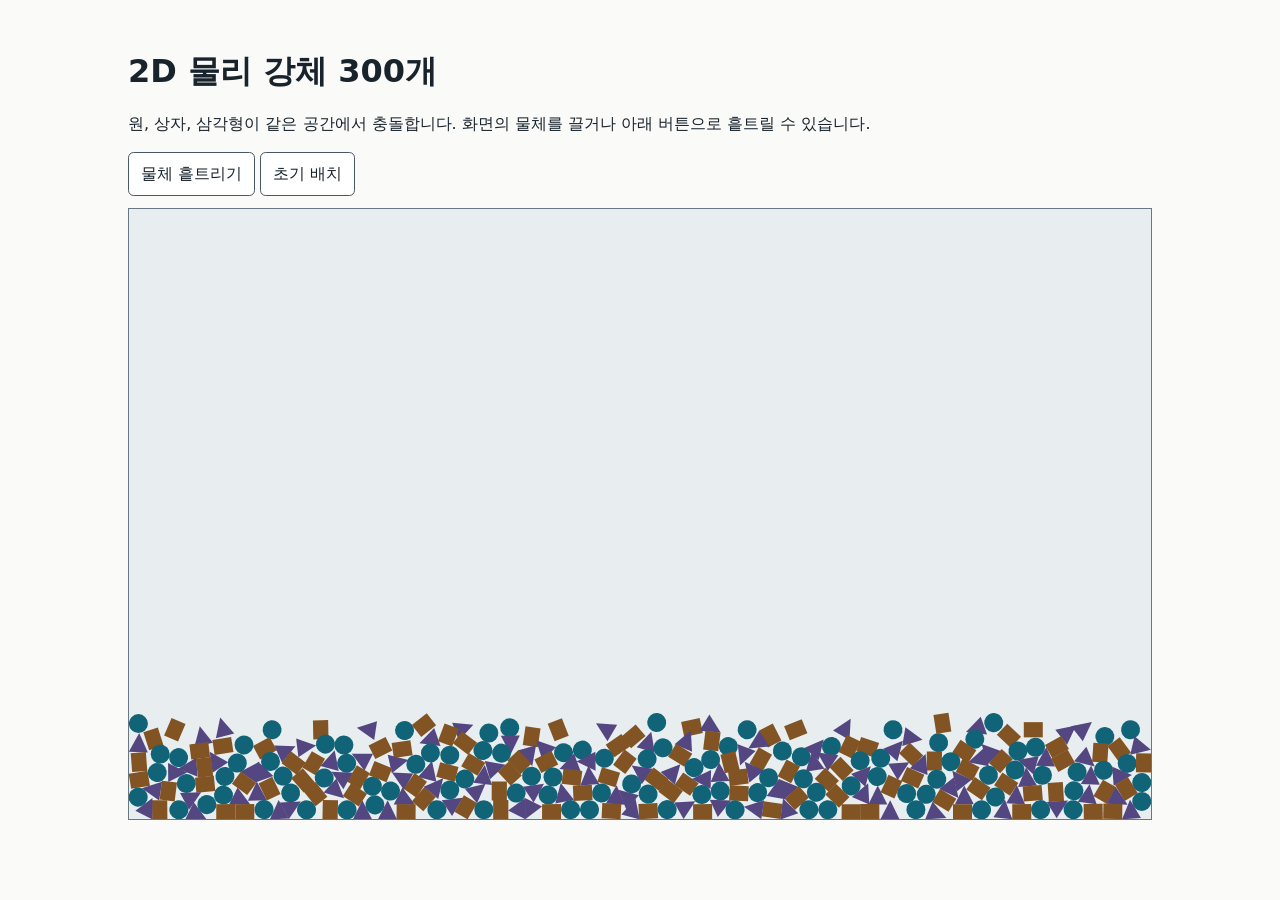
<file: proto/physics/demo-stress.html>
<!doctype html>
<html lang="ko">
<head>
<meta charset="utf-8">
<meta name="viewport" content="width=device-width, initial-scale=1">
<title>2D 물리 강체 300개 데모</title>
<style>
  * { box-sizing: border-box; }
  body { margin: 0; color: #18232b; background: #fafaf9; font: 1rem/1.55 system-ui, sans-serif; }
  main { max-width: 68rem; margin: auto; padding: clamp(.75rem, 4vw, 2rem); }
  h1 { line-height: 1.15; }
  canvas { width: 100%; height: clamp(24rem, 68svh, 46rem); display: block; background: #e8edf0; border: 1px solid #687783; touch-action: none; }
  button { min-height: 2.75rem; padding: .35rem .75rem; color: inherit; background: white; border: 1px solid #485867; border-radius: .35rem; font: inherit; cursor: pointer; }
  button:focus-visible { outline: 3px solid #075d90; outline-offset: 3px; }
  .controls { margin: .75rem 0; }
</style>
</head>
<body>
<main>
  <h1>2D 물리 강체 300개</h1>
  <p id="detail">원, 상자, 삼각형이 같은 공간에서 충돌합니다. 화면의 물체를 끌거나 아래 버튼으로 흩트릴 수 있습니다.</p>
  <div class="controls" id="controls" hidden>
    <button type="button" id="scatter">물체 흩트리기</button>
    <button type="button" id="reset">초기 배치</button>
  </div>
  <canvas id="scene" width="300" height="380" role="img" aria-label="원, 상자, 삼각형 강체 300개" aria-describedby="detail">
    원, 상자, 삼각형 강체 300개의 충돌 데모
  </canvas>
  <noscript><p>스크립트를 켜면 강체 시뮬레이션을 볼 수 있습니다.</p></noscript>
</main>
<script type="module">
  import { World, contain, dragPointer, fixedLoop } from './engine.js';

  const canvas = document.querySelector('#scene');
  const detail = document.querySelector('#detail');
  const instructions = detail.textContent;
  const context = canvas.getContext('2d');
  const world = new World({gy:780,cell:30,iterations:10});
  const count = 300;
  const inks = ['#116477','#825423','#534681'];
  const bodies = [];
  let disconnectDrag;
  let reduced = false;

  function reset() {
    for (const body of bodies) world.remove(body);
    bodies.length = 0;
    const width = canvas.clientWidth, height = canvas.clientHeight;
    const columns = Math.min(25,Math.max(12,Math.floor(width/28)));
    const rows = Math.ceil(count/columns);
    const size = Math.min(19,0.72*Math.min(width/columns,height/(rows+4)));
    for (let i = 0; i < count; i++) {
      const shape = [
        {radius:size/2},
        {width:size,height:size*0.8},
        {vertices:[{x:0,y:-size/2},{x:size/2,y:size/2},{x:-size/2,y:size/2}]}
      ][i%3];
      bodies.push(world.add({
        ...shape,x:width*(i%columns+0.5)/columns,y:height*(Math.floor(i/columns)+1)/(rows+4),
        angle:(i%9-4)*0.13,vx:(i%7-3)*7,spin:(i%5-2)*0.7,restitution:0.22
      }));
    }
    render(1);
  }

  function render(alpha) {
    context.clearRect(0,0,canvas.clientWidth,canvas.clientHeight);
    for (const [i,body] of bodies.entries()) {
      const pose = body.pose(alpha), {radius,points} = body.shape;
      context.save();
      context.translate(pose.x,pose.y);
      context.rotate(pose.angle);
      context.fillStyle = inks[i%inks.length];
      context.beginPath();
      if (radius) context.arc(0,0,radius,0,2*Math.PI);
      else {
        context.moveTo(points[0].x,points[0].y);
        for (const point of points.slice(1)) context.lineTo(point.x,point.y);
        context.closePath();
      }
      context.fill();
      context.restore();
    }
  }

  contain(world,canvas,(width,height) => {
    const scale = Math.min(devicePixelRatio,2);
    canvas.width = Math.round(width*scale);
    canvas.height = Math.round(height*scale);
    context.setTransform(canvas.width/width,0,0,canvas.height/height,0,0);
    if (reduced) reset();
    else render(1);
  });
  reset();
  document.querySelector('#reset').addEventListener('click',reset);
  document.querySelector('#scatter').addEventListener('click',() => {
    for (const [i,body] of bodies.entries()) world.kick(body,(i%11-5)*16,-170-i%13*16,(i%7-3)*2);
  });
  fixedLoop(world,canvas,render,{onReduced(value) {
    reduced = value;
    document.querySelector('#controls').hidden = reduced;
    detail.textContent = reduced ? '움직임 줄이기 설정에 따라 강체 300개의 초기 배치를 표시합니다.' : instructions;
    if (reduced) {
      disconnectDrag?.();
      disconnectDrag = undefined;
      reset();
    } else {
      disconnectDrag = dragPointer(world,canvas);
    }
  }});
</script>
</body>
</html>
</file>
<file: site/styles/site.css>
/* 「중력을 뒤집으면」 화면 스타일 — lt-opus-design. 토큰은 ../tokens.css(빌드 시 head에 인라인)
   개발 미리보기(site/index.html을 바로 열 때)용으로 토큰을 불러온다. 빌드에서 이 파일을 인라인하면 이 줄은 무시된다(HOOKS.md 4절). */
@import url("../tokens.css");
*, *::before, *::after { box-sizing: border-box; }
html, body { margin: 0; }
body {
  background: var(--c-paper); color: var(--c-ink);
  font-family: var(--font); font-weight: var(--w-body); font-size: var(--fs-body); line-height: var(--lh-body);
  -webkit-font-smoothing: antialiased; text-rendering: optimizeLegibility;
}
h1, h2, h3, p, ul, ol, dl, dd, figure { margin: 0; }
button { font: inherit; color: inherit; background: none; border: 0; cursor: pointer; }
a { color: inherit; text-underline-offset: 4px; text-decoration-thickness: 1px; }
:focus-visible { outline: 2px solid var(--c-focus); outline-offset: 3px; border-radius: 3px; }
[hidden] { display: none !important; }
.sr { position: absolute !important; width: 1px; height: 1px; overflow: hidden; clip: rect(0 0 0 0); white-space: nowrap; }

.skip { position: fixed; left: 12px; top: 12px; z-index: 20; background: var(--c-ink); color: var(--c-paper); padding: 8px 12px; border-radius: 4px; transform: translateY(-200%); }
.skip:focus { transform: none; }

/* ── 머리띠: 왼쪽 작품명 / 오른쪽 엘리베이터 미니맵 + 움직임 일시정지 ── */
.hud {
  position: fixed; inset: 0 0 auto 0; z-index: var(--z-hud); height: var(--hud-h);
  display: flex; justify-content: space-between; align-items: center; padding: 0 var(--margin);
  background: color-mix(in srgb, var(--c-paper) 88%, transparent);
  border-bottom: var(--lw-thin) solid var(--c-guide);
}
.hud .brand { font-weight: var(--w-ui); font-size: var(--fs-ui); letter-spacing: -0.01em; }
.hud-right { display: flex; align-items: center; gap: var(--s-3); }
.lift { display: inline-flex; align-items: center; gap: 2px; background: var(--c-led-panel); border-radius: 6px; padding: 5px 6px; box-shadow: inset 0 0 0 2px #2A3035; }
.lift .cell { padding: 3px 5px; border-radius: 3px; }
.lift .dots {
  /* 꺼진 층: 켜진 층(--c-led, 빛 번짐·점등 칸 바탕)보다 확실히 어둡되 판 위 3:1 이상(v0.3.5 qa/CONTRAST.md, #8D6250 on #161A1E ≈ 3.33:1).
     글자는 모든 화면에서 19px 이상 굵은 글(큰 글 기준 3:1). 미니맵 전체는 role="img"이고 칸은 aria-hidden — 읽는 이름은 "현재 N층"뿐이다 */
  --p: 2.5px; display: block; font-weight: var(--w-led); font-size: 21px; line-height: 1; letter-spacing: .02em; color: #8D6250;
  -webkit-mask-image: radial-gradient(circle, #000 0 calc(var(--p) * .38), transparent calc(var(--p) * .48));
          mask-image: radial-gradient(circle, #000 0 calc(var(--p) * .38), transparent calc(var(--p) * .48));
  -webkit-mask-size: var(--p) var(--p); mask-size: var(--p) var(--p);
}
.lift .cell.is-on { background: #24140F; filter: drop-shadow(0 0 4px rgba(255, 90, 44, .65)); }
.lift .cell.is-on .dots { color: var(--c-led); }
.lift[data-flipped] { flex-direction: row-reverse; }
/* 화살표 자리는 늘 잡아 둔다(보일 때만 켬): 층이 바뀔 때 미니맵 폭이 변해 머리띠가 밀리던 것(레드팀 v0.2.2, 320 CLS) */
.lift .lift-arrow { width: 11px; height: 11px; fill: var(--c-led); margin: 0 3px; display: block; visibility: hidden; }
.lift[data-moving] .lift-arrow { visibility: visible; }
.lift[data-moving="up"] .lift-arrow { transform: rotate(180deg); }
/* v0.8 U-02b "지금 7층 · 위층": 엘리베이터 표시판 옆 종이 안내판(LED가 아니라 읽는 글). 층 숫자 굵게, 16px(휴대폰 15).
   가장 긴 글 두 벌(.ln-ghost)을 같은 칸에 겹쳐 폭을 미리 잡는다 → 층이 바뀌어도 머리띠가 밀리지 않는다(CLS 0).
   '아래층'이 되는 순간만 한 번 쿵 색으로 비쳤다 사라진다(ui/hud.js .is-flash — 줄이기·일시정지에서는 글만 바뀐다) */
.lift-now {
  display: inline-grid; align-items: center; min-height: 36px; padding: 0 11px; border: 1.5px solid var(--c-ink); border-radius: 6px;
  background: var(--c-paper); color: var(--c-ink); font-size: 16px; font-weight: var(--w-ui); line-height: 1.15; white-space: nowrap;
}
.lift-now > * { grid-area: 1 / 1; }
.lift-now .ln-ghost { visibility: hidden; }
.lift-now b { font-weight: 800; }
.lift-now[data-view="lower"] .ln-txt .ln-view { color: var(--c-kung-ink); }
/* 바탕은 그대로(글 대비 유지 — 쿵 옅은 바탕 위 '아래층' 쿵 색 글은 4.1:1로 떨어졌다), 테두리 빛만 한 번 */
@keyframes ln-flash { from { border-color: var(--c-kung); box-shadow: 0 0 0 4px var(--c-kung-tint); } }
html:not([data-motion-paused]) .lift-now.is-flash { animation: ln-flash .9s var(--ease-kung) both; }
.toggles { display: flex; align-items: center; gap: 8px; }
.toggle {
  display: inline-flex; align-items: center; justify-content: center; gap: 7px; min-height: 36px;
  font-weight: var(--w-ui); font-size: var(--fs-small); line-height: 1;
  padding: 8px 13px 8px 11px; border-radius: 999px; border: 1.5px solid var(--c-ink-3); color: var(--c-ink);
  transition: background-color var(--dur-ui) var(--ease-ui);
}
.toggle[hidden] { display: inline-flex !important; visibility: hidden; }   /* 엔진이 켜기 전에도 자리를 잡는다 → 켜질 때 밀림 없음 */
.toggle svg { width: 14px; height: 14px; flex: none; }
.toggle-sound svg { width: 16px; }
/* 상태는 data-pressed(v0.3.5: aria-pressed는 쓰지 않는다 — 보이는 라벨이 동작을 말한다) */
.toggle .ic-on, .toggle[data-pressed="true"] .ic-off { display: none; }
.toggle[data-pressed="true"] .ic-on { display: inline; }
/* 라벨 두 가지(켜기/끄기)를 한 칸에 겹쳐 긴 쪽 폭으로 고정 → 눌러서 문구가 바뀌어도 폭이 그대로 */
.tg-label { display: inline-grid; }
.tg-label > * { grid-area: 1 / 1; }
.tg-ghost { visibility: hidden; }
.toggle.is-on, .toggle[data-pressed="true"] { background: var(--c-ink); color: var(--c-paper); border-color: var(--c-ink); }
/* 머리띠 아래 작은 알림(소리 켜기 실패 · U-08 첫 진동 안내) */
.hud-note {
  position: absolute; right: var(--margin); top: calc(100% + 8px); max-width: min(360px, calc(100vw - 2 * var(--margin)));
  padding: 8px 12px; background: var(--c-paper); border: 1.5px solid var(--c-ink); border-radius: 6px; box-shadow: 3px 3px 0 var(--c-guide);
  font-size: var(--fs-small); line-height: 1.5;
}
.hud-note:empty { display: none; }
/* v0.4(심사 I3): 휴대폰에서 U-08 진동 안내가 머리띠 바로 아래 기록 띠(S0에서 "이 줄이 바닥입니다"로 소개한 같은 사건의 연결 장치)를
   첫 재생 3초 동안 덮었다 → 화면 아래에 띄운다(나타나도 아무것도 밀지 않는다) */
@media (max-width: 720px) {
  .hud-note[data-cue="u-08"] { position: fixed; top: auto; bottom: max(14px, env(safe-area-inset-bottom)); left: var(--margin); right: var(--margin); max-width: none; }
}
/* v0.5: 열린 장면을 벗어나면 화면에서만 걷는다(stage.js watchU08 — S3 첫 문장·버튼을 덮지 않게). 닫는 것은 엔진 */
.hud-note[data-cue="u-08"].is-away { visibility: hidden; }

/* 차례가 아니거나 막힌 조작(엔진이 aria-disabled="true"): 흐리게, 누를 수 없는 커서(레드팀 v0.2.2 5절 5번) */
.btn[aria-disabled="true"], .btn-link[aria-disabled="true"] { opacity: .42; cursor: default; }
.btn[aria-disabled="true"]:active { transform: none; }
[data-action][aria-hidden="true"][aria-disabled="true"] { cursor: default; }
.btn-link { padding: 10px 4px; min-height: 40px; font-weight: var(--w-ui); font-size: var(--fs-small); color: var(--c-ink); text-decoration: underline; text-underline-offset: 4px; text-decoration-thickness: 1px; }
.d-only { display: inline; }
@media (max-width: 720px) { .d-only { display: none; } }

/* ── 장면 = 한 층. 패널은 100svh로 고정되고 섹션 길이가 스크롤 구간이 된다 ── */
.scene { position: relative; }
.scene[data-scene="s0"] { min-height: 100svh; }
.scene[data-scene="s2"] { min-height: 140svh; }
.scene[data-scene="s3"] { min-height: 100svh; }
.scene[data-scene="s4"] { min-height: 350svh; }   /* v0.6 F2b(motion createClimaxScrollMap · contest R2-1): 접근 .88 · 듣기 1.22 · 복귀 .40 화면 */
.panel { position: sticky; top: 0; height: 100svh; overflow: hidden; }
.stage { position: absolute; inset: 0; }
.room { position: absolute; inset: 0; width: 100%; height: 100%; display: block; }
.copy { position: absolute; inset: 0; z-index: var(--z-copy); pointer-events: none; }
/* 무대 위 글은 누름을 가로채지 않는다: 방을 누르면 그 높이에서 공이 떨어지므로(v0.2.2 #3, 320에서 안내 문단이 방 위쪽을 덮던 문제)
   버튼·링크만 누름을 받는다 */
.copy > *, .copy h1 > * { pointer-events: none; }
.copy a, .copy button, .copy summary { pointer-events: auto; }
[data-place] { position: absolute; }
.copy h1 { position: static; font: inherit; }
/* v0.4.1 CLS(배포 1440×900 0.144): 자리 글은 stage.js가 그림에 맞춰 놓기 전까지 숨긴다. 느린 망에서 스크립트가 늦게 오면
   글이 무대 왼쪽 위(0,0)에 먼저 그려졌다가 제자리로 뛰던 한 번(큰 제목 두 줄·안내·'아래층으로')이 CLS의 거의 전부였다.
   스크립트가 끝내 오지 않아도 글은 보여야 하므로 8초짜리 '숨김 유지' 애니메이션으로만 숨긴다(끝나면 저절로 보임).
   줄이기 규칙(animation: none !important)보다 이 선택자가 구체적이라 줄이기에서도 같다 — 움직임이 아니라 보임 시점이다 */
@keyframes lt-await-layout { from, to { visibility: hidden; } }
.copy:not(.is-laid) [data-place] { animation: lt-await-layout 8s !important; }

/* 훅 요소의 시각 규칙 */
.pbody { position: absolute; left: 0; top: 0; z-index: var(--z-bodies); transform-origin: 0 0; }
.pbody svg { display: block; overflow: visible; position: absolute; left: 50%; bottom: 0; translate: -50% 0; }
.pbody[data-shape="circle"] svg { bottom: auto; top: 50%; translate: -50% -50%; }   /* 공은 상자 한가운데(구를 때 중심이 같다) */
.pbody svg.is-mirror { transform: scaleX(-1); }
.pbody[data-action] { cursor: pointer; touch-action: manipulation; }
.phys-preview { position: absolute; inset: 0; width: 100%; height: 100%; z-index: 40; pointer-events: none; overflow: visible; }
.phys-outline { fill: none; stroke: #00a38e; stroke-width: 2; stroke-dasharray: 5 3; }
.phys-outline.is-lamp { stroke: #8a5cf6; }
.phys-label { font: 600 12px/1 ui-monospace, monospace; fill: #0d5f55; }   /* ?preview 점검 겹층. v0.7 F3-10: 화면 글 12px 미만 금지 */
.plamp { position: absolute; z-index: 1; pointer-events: none; transform: rotate(var(--lamp-angle, 0rad)); }
.plamp svg { display: block; overflow: visible; }
.plamp.is-fallen .lamp-cone { display: none; }
.hit { position: absolute; z-index: 1; cursor: pointer; touch-action: manipulation; }
.strip { position: absolute; z-index: 1; pointer-events: none; }
.strip svg { display: block; overflow: visible; }
.strip [data-replay-cursor] { position: absolute; top: -8px; bottom: -8px; left: calc(var(--cursor, 0) * 100%); width: 0; border-left: 1.5px solid var(--c-ink); }
.strip [data-replay-cursor]::before { content: ""; position: absolute; top: -6px; left: -6px; border: 5px solid transparent; border-top-color: var(--c-ink); }
.marks { position: absolute; inset: 0; width: 100%; height: 100%; z-index: var(--z-marks); pointer-events: none; overflow: visible; }   /* 표지: 제목 글자 위, 물건 아래 */
/* 아래층 반응 '…?'(v0.2 #3): 도면 위 말풍선 표지. 폭에 비례해 1440에서도 한눈에 보이고, 나타날 때 한 번 튄다 */
.react {
  position: absolute; z-index: 4; pointer-events: none;
  font-weight: 800; font-size: clamp(26px, 2.6vw, 44px); line-height: 1; letter-spacing: .02em; color: var(--c-ink);
  padding: .16em .42em .22em; border-radius: 999px; background: var(--c-paper); border: 2px solid var(--c-ink);
  box-shadow: 3px 3px 0 var(--c-guide);
  animation: react-pop .36s cubic-bezier(.2, 1.6, .4, 1) both;
}
[data-react="laptop"] { font-size: clamp(15px, 1.25vw, 21px); border-width: 1.5px; box-shadow: none; }
/* transform 대신 scale·translate 속성: S4 [data-building-upright]의 역회전(transform)을 덮어쓰지 않는다 */
@keyframes react-pop { from { scale: .4; translate: 0 8px; opacity: 0; } to { scale: 1; translate: 0 0; opacity: 1; } }
@media (max-width: 720px) { .react { font-size: var(--fs-h3); } }

/* 엔진 파동(proto/motion createSlabWave)을 단면도 언어로: 쿵 색, 아래로 퍼지는 반타원 */
.lt-slab-wave-layer { position: absolute; z-index: 1; pointer-events: none; color: var(--c-kung); overflow: visible; }
/* v0.2 #3: 호 크기·두께를 화면 폭에 비례(390 ≈ 156px·2.5px → 1440 ≈ 518px·3.7px). 지속시간·진폭은 엔진(createSlabWave) */
.lt-slab-wave-arc {
  border-width: clamp(2.5px, .26vw, 4px) !important;
  inline-size: clamp(9.75rem, 36vw, 38rem) !important; block-size: clamp(4rem, 6vw, 7rem) !important;
  filter: drop-shadow(0 0 5px color-mix(in srgb, var(--c-kung) 40%, transparent));
}

/* ── 글 ── */
.display { font-weight: var(--w-display); font-size: var(--fs-display); line-height: 1; letter-spacing: var(--track-display); white-space: nowrap; }
.display.is-wrapped { white-space: normal; line-height: 1.04; width: 7em; }
.h2 { font-weight: var(--w-h2); font-size: var(--fs-h2); line-height: 1.14; letter-spacing: -0.015em; text-wrap: balance; }
.lead { font-size: var(--fs-lead); line-height: var(--lh-lead); color: var(--c-ink-2); }
.annot { font-size: var(--fs-annot); font-weight: var(--w-annot); letter-spacing: var(--track-annot); color: var(--c-ink-2); }
/* v0.7 F3-10(global R 1): 쿵 지수의 뜻은 숫자의 뜻 → 작은 글(14)·먹색. 주석(12, 회색)이던 것. 낮은 화면 13 */
.u06 { font-size: var(--fs-small); line-height: 1.55; color: var(--c-ink); max-width: 36ch; }
.cue { font-weight: var(--w-ui); font-size: var(--fs-ui); line-height: 1.5; color: var(--c-ink); }   /* v0.6 F2(R11 6): 큐 줄간격 1.5 하나(S2 1.75·S5 1.45이던 것) */
.band-note { font-size: 13px; line-height: 1.5; color: var(--c-ink-2); width: 172px; }
.band-note .note-leader { position: absolute; left: 0; top: 0; overflow: visible; pointer-events: none; }
/* v0.8 S0-07 한 줄 눈금: 숫자의 뜻이라 14·먹(DESIGN 5.2), 세 값은 굵은 쿵 색 숫자(같은 폭 숫자). 폭은 stage.js(2행 제목 옆 빈 폭) */
.band-ruler { font-size: var(--fs-small); line-height: 1.5; color: var(--c-ink); }
.band-ruler .br-k { font-weight: 720; }
/* v1.0 K1: 정의(바닥이 받은 충격의 세기)는 이름 '쿵 지수'에 붙는 풀이 — 같은 먹, 보통 굵기. 세로 미니 눈금은 이름 아래 한 줄(13) */
.band-ruler .br-def { font-weight: 500; }
.band-ruler.is-col .br-def { font-size: 13px; }
.band-ruler.is-col .br-def::before { content: "\A"; white-space: pre; }
/* 세로 눈금이 '아래층으로' 자리를 덮으면(1280: 띠가 정의 한 줄만큼 길어졌다) 띠가 그 자리를 대신한다 — 짧은 휴대폰과 같은 규칙 */
[data-cue="s0-band"]:not([hidden]) ~ .scroll-hint[data-under-band] { display: none; }
.band-ruler b { font-weight: 800; color: var(--c-kung-ink); font-variant-numeric: tabular-nums; }
.band-ruler .br-i { white-space: nowrap; }
/* 넓은 화면(stage.js .is-col): 6층 조명 오른쪽 좁은 칸의 세로 미니 눈금 — 위가 큰 값, 숫자 열이 오른쪽 정렬(S6 눈금과 같은 문법).
   보이는 순서만 뒤집고 글 순서(DOM·낭독·문구 대조)는 '바닥 톡 43 · … · 천장 가까이 공 200' 그대로 */
.band-ruler.is-col:not([hidden]) { display: grid; row-gap: 3px; }
.band-ruler.is-col.is-measure-self[hidden] { display: grid !important; row-gap: 3px; }   /* 잴 때도 같은 모양(숨김은 그대로) */
.band-ruler.is-col .br-list { display: flex; flex-direction: column-reverse; row-gap: 2px; }
.band-ruler.is-col br { display: none; }
.band-ruler.is-col .br-sep { position: absolute; width: 1px; height: 1px; overflow: hidden; clip: rect(0 0 0 0); white-space: nowrap; }   /* 보이지만 않게 — 글(innerText·낭독)에는 ' · ' 그대로 */
.band-ruler.is-col .br-i { display: grid; grid-template-columns: 2.2em auto; column-gap: 8px; align-items: baseline; }
.band-ruler.is-col .br-i b { grid-column: 1; grid-row: 1; justify-self: end; }
.band-ruler.is-col .br-i .br-l { grid-column: 2; grid-row: 1; }
.keys, .actions { display: flex; flex-wrap: wrap; gap: 8px; align-items: center; }
.scroll-hint { display: inline-flex; align-items: center; gap: 6px; font-size: var(--fs-small); font-weight: var(--w-ui); color: var(--c-ink-2); text-decoration: none; }
.scroll-hint svg { width: 12px; height: 12px; }

.btn {
  display: inline-flex; align-items: center; gap: 8px; min-height: 44px;
  font-weight: var(--w-ui); font-size: 16px; line-height: 1;
  padding: 13px 20px 14px; border-radius: 4px; border: 2px solid var(--c-ink);
  transition: transform var(--dur-ui) var(--ease-ui);
}
.btn:active { transform: translateY(2px); }
.btn svg { width: 16px; height: 16px; }
.btn-sm { font-size: var(--fs-small); padding: 9px 13px 10px; border-width: 1.5px; min-height: 40px; }
.btn-primary { background: var(--c-ink); color: var(--c-paper); }
.btn-ghost { background: color-mix(in srgb, var(--c-paper) 85%, transparent); color: var(--c-ink); }
/* 버튼 높이 단(v0.6 F2, R11 7): 보통 .btn 44~47 · 작은 .btn-sm 40 · 압축 36(짧은 휴대폰 S0·S5 버튼, 낮은 화면만) */
/* v0.6 F2(R7 4·R11 11): 정밀 포인터에서만 호버 — 크기·자리는 그대로, 바탕·테두리·밑줄만. 승강기 버튼(.btn-lift)은 LED가 켜진다.
   줄이기에서는 전환 없이 바로(아래 전역 규칙) */
@media (hover: hover) and (pointer: fine) {
  .btn { transition: transform var(--dur-ui) var(--ease-ui), background-color var(--dur-ui) var(--ease-ui); }
  .btn-ghost:hover:not([aria-disabled="true"]) { background: color-mix(in srgb, var(--c-ink) 7%, var(--c-paper)); }
  .btn-primary:hover:not([aria-disabled="true"]) { background: color-mix(in srgb, var(--c-ink) 84%, var(--c-paper)); }
  .btn-lift:hover .ring { border-color: var(--c-led); background: var(--c-led); opacity: 1; box-shadow: 0 0 6px rgba(255, 90, 44, .7); }
  .toggle:hover:not(.is-on):not([data-pressed="true"]) { border-color: var(--c-ink); }
  .scroll-hint:hover { color: var(--c-ink); }
  a:not(.btn):hover { text-decoration-thickness: 2px; }
}

/* ── 단면도 SVG ── */
.ln-cut     { stroke: var(--c-ink);  stroke-width: var(--lw-cut);    fill: none; }
.ln-beyond  { stroke: var(--c-ink-3); stroke-width: var(--lw-beyond); fill: none; }
.ln-thin    { stroke: var(--c-ink-3); stroke-width: var(--lw-thin);   fill: none; }
.ln-leader  { stroke: var(--c-ink-2); }
.ln-guide   { stroke: var(--c-guide); stroke-width: var(--lw-thin);   fill: none; stroke-dasharray: 10 4 2 4; }
.ln-motion  { stroke: var(--c-ink-3); stroke-width: var(--lw-thin);   fill: none; stroke-dasharray: 4 5; }
.ln-body    { stroke: var(--c-ink);  stroke-width: var(--lw-body);   stroke-linejoin: round; stroke-linecap: round; }
.ln-cord    { stroke: var(--c-ink);  stroke-width: var(--lw-beyond); }
.ln-rail    { stroke: var(--c-ink-3); stroke-width: var(--lw-beyond); }
.f-paper { fill: var(--c-paper); } .f-paper-2 { fill: var(--c-paper-2); }
.f-concrete { fill: var(--c-concrete); } .f-aggregate { fill: var(--c-aggregate); } .f-mortar { fill: var(--c-mortar); }
.f-wood { fill: var(--c-wood); } .f-soft { fill: var(--c-soft); } .f-soft-tint { fill: var(--c-soft-tint); }
.f-kung { fill: var(--c-kung); } .f-ceramic { fill: var(--c-ceramic); } .f-ink { fill: var(--c-ink); } .f-lamp { fill: var(--c-lamp); }
.s-soft { stroke: var(--c-soft); stroke-width: 1px; fill: none; }
.s-hatch { stroke: var(--c-aggregate); stroke-width: .8px; }
.s-grain { stroke: var(--c-wood-ink); stroke-width: .8px; fill: none; opacity: .55; }
.s-wood { stroke: var(--c-wood-ink); stroke-width: var(--lw-body); stroke-linejoin: round; }
.s-kung { stroke: var(--c-kung); fill: none; stroke-linecap: round; }
.s-leaf { stroke: var(--c-soft); stroke-width: 2.2px; fill: none; stroke-linecap: round; }
.stop-lamp { stop-color: var(--c-lamp); } .stop-kung { stop-color: var(--c-kung); }
.band-bg { opacity: .7; }
.burst { stroke-width: 1.3px; opacity: .55; } .burst.is-now { stroke-width: 2px; opacity: 1; }
.fading { opacity: .4; }
.screen { fill: var(--c-screen); } .tile { fill: var(--c-tile); stroke: var(--c-tile-face); stroke-width: .6px; } .tile-me { fill: #D6E4EE; } .tile-face { fill: var(--c-tile-face); }
[data-meeting="over"] .laptop .call { display: none; }
[data-meeting="over"] .laptop .screen { fill: var(--c-paper-2); }
.svg-annot { font-family: var(--font); font-size: var(--fs-annot); font-weight: var(--w-annot); fill: var(--c-ink-2); letter-spacing: .02em; }
.svg-tag { font-size: 12.5px; }
.tag-chip { fill: var(--c-paper); opacity: .94; }   /* 표지 글 바탕(제목·가구 위에서도 읽힘) */ .tag-n { font-weight: 700; fill: var(--c-ink); } .tag-v { font-weight: 600; fill: var(--c-kung-ink); }
.svg-roomtag { font-weight: 700; }
.card-peak { font-size: 22px; font-weight: 700; fill: var(--c-kung-ink); }

/* ── S0 ── */
.m-only { display: none; }
@media (max-width: 720px) { .m-only { display: inline; } }
@media (max-width: 360px) { .intro-a { display: none; } }   /* S0-02 첫 문장: 엘리베이터 7F·U-03a가 같은 정보(320에서 방 자리 확보) */
.is-measure > [hidden] { display: inline-flex !important; visibility: hidden; }   /* stage.js가 숨은 버튼까지 켠 모양으로 미리 잰다 */
.is-measure-self[hidden] { display: block !important; visibility: hidden; }        /* v0.4.1: 숨은 큐 하나의 높이(stage.js hiddenHeight) */
[data-stage="s0"] .room { cursor: pointer; }   /* 방 안을 누르면 그 높이에서 공이 떨어진다 */
/* 높이 낙하 미리보기(v0.2.2 #3, 데스크톱 포인터): 그림자 공 + 치수선 + 바닥 그림자 */
.drop-preview { position: absolute; inset: 0; width: 100%; height: 100%; z-index: 3; pointer-events: none; overflow: visible; }
.drop-preview .dp-ball { fill: color-mix(in srgb, var(--c-kung) 14%, transparent); stroke: var(--c-kung); stroke-width: 1.6px; stroke-dasharray: 5 4; }
.drop-preview .dp-line { stroke: var(--c-ink-2); stroke-width: 1px; stroke-dasharray: 3 4; }
.drop-preview .dp-tick { stroke: var(--c-ink-2); stroke-width: 1.2px; }
.drop-preview .dp-shadow { fill: var(--c-ink); }
/* v0.4 첫 조작 초대(S0, 첫 쿵 전까지만): 실제로 눌러도 되는 두 자리 — 유령 공(그 높이에서 떨어짐)과 바닥 '톡'.
   맥박은 1초 뒤 세 번만(유령 공 → 0.7초 뒤 바닥). 줄이기에서는 맥박 없이 고리만 남는다 */
.drop-invite .inv-ring { fill: none; stroke: var(--c-kung); stroke-width: 1.2px; stroke-dasharray: 2 4; opacity: .7; }
.drop-invite .inv-tap .inv-ring { fill: color-mix(in srgb, var(--c-kung) 12%, transparent); stroke-dasharray: 3 3; opacity: 1; }
.drop-invite .inv-ping { fill: none; stroke: var(--c-kung); stroke-width: 2px; opacity: 0; transform-box: fill-box; transform-origin: 50% 50%;
  animation: inv-ping 2.4s var(--ease-kung, ease-out) 1s 3; }
.drop-invite .inv-ping.is-floor { animation-delay: 1.7s; }
@keyframes inv-ping { 0% { opacity: .85; scale: 1; } 45% { opacity: 0; scale: 1.7; } 100% { opacity: 0; scale: 1.7; } }
.drop-invite .inv-label { fill: var(--c-kung-ink); font-weight: 700; font-size: 12.5px; }
.drop-invite .ln-axis { stroke: var(--c-kung); stroke-width: 1px; stroke-dasharray: 14 3 2 3; fill: none; opacity: .7; }
.drop-invite.is-invite .dp-ball { fill: color-mix(in srgb, var(--c-kung) 18%, transparent); stroke-width: 1.8px; }

/* ── S2 ── */
/* v0.4 같은 사건의 위/아래: 위 띠(7층 바닥)에 지금 듣는 쿵의 출처(점선 유령) + 같은 x 일점쇄선 중심선 → 6층 천장 표지 */
.src-ghost .sg-ball { fill: color-mix(in srgb, var(--c-kung) 14%, transparent); stroke: var(--c-kung); stroke-width: 1.6px; stroke-dasharray: 5 4; }
.src-ghost .sg-chair polygon, .src-ghost .sg-chair line { fill: none; stroke: var(--c-kung); stroke-width: 1.3px; stroke-dasharray: 4 3; }
.src-ghost .sg-body { transform-box: fill-box; transform-origin: 50% 100%; }
.src-ghost .ln-axis { stroke: var(--c-kung); stroke-width: 1px; stroke-dasharray: 14 3 2 3; fill: none; opacity: .85; }
.src-ghost .sg-label { fill: var(--c-kung-ink); font-weight: 700; }
.src-ghost .sg-hitring { fill: none; stroke: var(--c-kung); stroke-width: 1.6px; opacity: 0; transform-box: fill-box; transform-origin: 50% 50%; }
.src-ghost.is-hit .sg-ball { animation: sg-squash .55s var(--ease-kung) both; }
.src-ghost.is-hit .sg-chair { animation: sg-scrape .5s ease-out both; }
.src-ghost.is-hit .sg-hitring { animation: sg-ring .9s ease-out both; }
.src-ghost.is-hit .ln-axis { animation: sg-axis .9s ease-out both; }
@keyframes sg-squash { 0% { scale: 1.12 .8; } 45% { scale: .96 1.05; } 100% { scale: 1 1; } }
@keyframes sg-scrape { 0% { translate: -6px 0; } 100% { translate: 0 0; } }
@keyframes sg-ring { 0% { opacity: .9; scale: .6; } 100% { opacity: 0; scale: 1.9; } }
@keyframes sg-axis { 0% { opacity: 1; stroke-width: 2px; } 100% { opacity: .85; stroke-width: 1px; } }
[data-place="s2-copy"] .h2 { margin-top: 10px; max-width: 13em; }
[data-place="s2-copy"] .actions { margin-top: 26px; }
[data-place="s2-copy"] .u06 { margin-top: 14px; }
[data-place="s2-copy"] .cue { margin-top: 14px; font-size: var(--fs-lead); }
/* v0.5(심사 v0.4.1, 390 CLS 0.025): 첫 재생 박자에 S2-03(또는 S2-05)과 소리 안내 S2-06이 열리며 [다시 듣기]·U-06이 밀렸다
   → 재생 전에도 그 자리를 보이지 않게 잡아 둔다. S2-03과 S2-05는 둘 중 하나만 뜨므로 같은 칸에 겹쳐 둔다(격자 한 칸) */
[data-place="s2-copy"] { display: grid; grid-template-columns: minmax(0, 1fr); }
[data-place="s2-copy"] > [data-cue="s2-after"], [data-place="s2-copy"] > [data-cue="s2-empty"] { grid-row: 3; grid-column: 1; }
[data-place="s2-copy"] > :is([data-cue="s2-after"], [data-cue="s2-empty"], [data-cue="s2-06"])[hidden] { display: block !important; visibility: hidden; }
/* v0.5 E5(story A-E5b): S4-06 "6층의 의자 소리입니다…"는 충격 프레임에 뜬다(엔진이 hidden을 푼다). 그 전에도 자리는 잡아 둬
   설명 상자가 커지며 [원래대로 돌리기]가 밀리지 않게 한다 */
.callout [data-cue="s4-06"][hidden] { display: block !important; visibility: hidden; }
/* v0.6 F2 아이디어 ① '같은 선이 내 천장이 된다'(stage.js setupSlabLabels): 6/7 슬래브 한 판을 옅은 쿵 색으로(회전해도 그 판을 따라간다),
   이름표 두 개는 회전층 밖 겹층 — 주석 크기, 종이 칩, 판의 한 점까지 가는 지시선. 겹층은 설명 상자(.copy, z 3) 아래·회전층 위 */
.s4-same-slab { fill: var(--c-kung); opacity: .13; }
.slab-labels { position: absolute; inset: 0; z-index: 2; pointer-events: none; }
.slab-leaders { position: absolute; inset: 0; width: 100%; height: 100%; overflow: visible; }
.slab-leaders .ln-leader { stroke-width: 1px; }
.slab-label {
  position: absolute; left: 0; top: 0; padding: 3px 8px 4px; border: 1px solid var(--c-ink); border-radius: 3px; background: var(--c-paper);
  font-size: 13px; font-weight: 720; line-height: 1.2; white-space: nowrap; color: var(--c-ink); transform-origin: 50% 50%;
}
@media (max-width: 720px) { .slab-label { font-size: var(--fs-annot); padding: 2px 6px 3px; } }
/* v0.5 E5: S4 '6층 의자' 표지(stage.js drawS4Chair). 글이 사람 쪽으로 서 있는 것은 뒤집힌 동안뿐이라 그때만 보인다 */
#main:not([data-perspective="downstairs"]) .s4-chair-mark { display: none; }
/* v0.7 F3-12(mob-4): 듣는 동안 S4 방 이름표(7층·6층·5층)는 회전층과 함께 거꾸로 서고, 천장으로 떨어진 의자·머그·글 블록 위에 얹혔다
   (physics F3가 의자를 고정 열 x 0.8로 옮긴 뒤 390·320·844에서). 그때 층은 선 이름표(6층 바닥 / 7층 천장)와 머리띠가 말한다 → 숨긴다 */
#main[data-perspective="downstairs"] [data-stage="s4"] .roomtag { display: none; }
/* v0.9 G6(judge F3-10·N8): 도는 동안(1440·1280 56°·236°) 회전층이 줄어 방 이름표가 10.8~11.3px이 됐다 → 이름표는 바로 선 두 자세
   (준비·정착, 배율 1)에서만 보인다. 도는 동안 층은 선 이름표와 머리띠 '지금 세 층 모두'가 말한다 */
[data-stage="s4"] [data-flip-layer][data-climax-phase]:not([data-climax-phase="ready"]):not([data-climax-phase="settle"]) .roomtag { display: none; }
/* v0.9b: 낮은 화면은 복귀 설명이 오른쪽 아래(6층 방 오른쪽)에 앉아 '6층' 이름표를 덮는다(844·740 전부, 667 반쪽) → 보이는 동안 숨긴다. 6층은 판 이름표 '6층 천장'이 말한다 */
[data-perspective="upstairs"][data-flip-returned] [data-stage="s4"][data-short] .roomtag[data-room="6층"] { display: none; }
/* v0.9 G3(judge N2): 낮은 화면(844×390·320×568)은 복귀·정착 때 S4-02 글 블록("중력을 뒤집으면?")이 6층 바닥 밑 띠로 내려앉아 6층 의자·
   버튼 줄과 겹쳤다. 그 글은 뒤집기 전 질문이라 돌아온 뒤에는 할 일이 끝났다 → 복귀·정착 동안만 가린다(물리 바디는 그대로) */
@media (max-height: 699px) {
  [data-stage="s4"] [data-flip-layer]:is([data-climax-phase="return"], [data-climax-phase="settle"]) [data-physics-body="copy:0"] { visibility: hidden !important; }
}
.s4-chair-mark .ln-axis { stroke: var(--c-kung); stroke-width: 1px; stroke-dasharray: 14 3 2 3; fill: none; opacity: .85; }
/* v0.4 S2-03은 재생 박자마다 "같은 쿵 #n · 값"이 바뀌어 휴대폰에서 1줄 ↔ 2줄을 오간다 → 두 줄 자리를 늘 잡아 [다시 듣기]가 오르내리지 않게 */
@media (max-width: 720px) { [data-place="s2-copy"] [data-cue="s2-after"] { min-height: 3.5em; min-height: 2lh; } }
/* 짧은 휴대폰(stage.js가 .is-compact): 글 묶음이 6층 가구·바닥 위로 넘치지 않게 한 단계 작게, 간격도 좁게 */
.copy.is-compact [data-place="s2-copy"] .lead { font-size: var(--fs-ui); }
.copy.is-compact [data-place="s2-copy"] .h2 { font-size: var(--fs-h3); margin-top: 4px; }   /* 짧은 휴대폰 장면 제목 24 하나(S3·S5와 같게) */
.copy.is-compact [data-place="s2-copy"] .cue { font-size: var(--fs-ui); margin-top: 8px; }
.copy.is-compact [data-place="s2-copy"] .actions { margin-top: 12px; }
.copy.is-compact [data-place="s2-copy"] .u06 { margin-top: 8px; font-size: 13px; }   /* v0.7 F3-10: 짧은 휴대폰은 낮은 화면과 같은 13 */
/* v0.4.1 넓지만 낮은 화면(stage.js가 .is-fit, 1280×720·1366×768 등): 바닥·6층 의자 위로 넘치지 않게 제목 한 단계, 간격 좁게 */
.copy.is-fit [data-place="s2-copy"] .h2 { margin-top: 6px; }   /* v0.6: 크기는 높이에 묶인 --fs-h2 그대로(S3·S5와 같게) */
.copy.is-fit [data-place="s2-copy"] .cue { margin-top: 10px; }
.copy.is-fit [data-place="s2-copy"] .cue-sound { margin-top: 6px; }
.copy.is-fit [data-place="s2-copy"] .actions { margin-top: 16px; }
.copy.is-fit [data-place="s2-copy"] .u06 { margin-top: 8px; }
.copy.is-tight [data-place="s2-copy"] .lead { font-size: 18px; }
.copy.is-tight [data-place="s2-copy"] .h2 { font-size: clamp(32px, 3vw, 42px); margin-top: 4px; }
.copy.is-tight [data-place="s2-copy"] .cue { font-size: 18px; margin-top: 8px; }
.copy.is-tight [data-place="s2-copy"] .cue-sound { font-size: var(--fs-small); margin-top: 4px; }
.copy.is-tight [data-place="s2-copy"] .actions { margin-top: 12px; }
.copy.is-tight [data-place="s2-copy"] .u06 { margin-top: 6px; }

/* ── S3 ── */
[data-place="s3-top"] .actions { margin-top: 14px; }
[data-place="s3-key"] { max-width: 11em; }
[data-place="s3-below"] { font-size: var(--fs-small); color: var(--c-ink); background: var(--c-paper-2); padding: 2px 6px; }

/* ── S4 절정 ── */
.flip-layer { position: absolute; inset: 0; transform-origin: 50% 50%; isolation: isolate; }   /* 무대 전체가 한 겹: 안의 물건(z 5)이 밖의 큐 상자·버튼 위로 나오지 않게 */
.flip-layer .block { position: absolute; left: 0; top: 0; margin: 0; z-index: var(--z-bodies); font-weight: 720; font-size: clamp(22px, 2.4vw, 34px); line-height: 1.2; white-space: nowrap; transform-origin: 0 0; }
[data-perspective="downstairs"] .flip-layer .block { color: var(--c-ink-2); }
.controls { display: flex; flex-direction: column; align-items: flex-start; gap: 10px; }
.controls .hint { font-size: var(--fs-small); color: var(--c-ink-2); background: color-mix(in srgb, var(--c-paper) 80%, transparent); padding: 2px 4px; }
/* v0.2 #6 데스크톱: 무대 오른쪽 아래 도면 표제란 자리. 반투명 종이 바탕이라 뒤로 굴러온 물건이 비쳐도 버튼·힌트는 읽힌다 */
/* v0.2.2: 5층 바닥 아래 슬래브 띠 안에 한 줄로 — 물건은 슬래브에 들어오지 않으므로 복귀 뒤에도 화분·글 블록을 덮지 않는다 */
.controls.is-corner {
  flex-direction: row; align-items: center; gap: 14px; padding: 7px 14px 7px 8px;
  background: color-mix(in srgb, var(--c-paper) 92%, transparent); border: 1.5px solid var(--c-ink);
  box-shadow: 4px 4px 0 var(--c-guide);
}
.controls.is-corner .hint { background: none; padding: 2px 0 2px 14px; border-left: var(--lw-thin) solid var(--c-ink-3); white-space: nowrap; }
/* v0.6 F2b(story S4-22·23, contest R2-4): 한 번 뒤집어 본 뒤 — 주 행동은 '다시 7층으로'(아래로 가는 길, S0 '아래층으로'와 같은 글+아래 화살표 꼴),
   [한 번 더 뒤집기]는 보조 모양으로 낮춘다(동작은 같다). 데스크톱 힌트 S4-04는 숨긴다. 상태 [data-flip-again]·글·링크 hidden은 arch(hooks.js showControls).
   휴대폰은 한 줄, 모자라면 둘째 줄로(stage.js watchControls가 자리를 다시 잰다). 첫 상태에서는 잴 때(.is-measure)도 링크를 세지 않는다 */
.controls:not([data-flip-again]) .s4-next { display: none !important; }
.controls[data-flip-again] .s4-next:not([hidden]) { display: inline-flex; }
.controls .s4-next { text-decoration: none; }
.controls .s4-next svg { width: 12px; height: 12px; }
@media (hover: hover) and (pointer: fine) {
  .controls[data-flip-again] [data-action="flip"]:hover:not([aria-disabled="true"]) { background: color-mix(in srgb, var(--c-ink) 7%, var(--c-paper)); }
}
.controls[data-flip-again] [data-action="flip"] { background: color-mix(in srgb, var(--c-paper) 85%, transparent); color: var(--c-ink); }
.controls[data-flip-again] .hint, .controls .hint[hidden] { display: none !important; }   /* 잴 때(.is-measure)도 세지 않는다 */
/* v0.9 G2(judge N1 — 844 정착 CLS 0.144, 320 0.036): 휴대폰·낮은 화면은 둘째 상태가 되며 [다시 7층으로]가 나타나 버튼 줄이 커졌고,
   그 상자에 맞춰 버튼·복귀 설명이 밀렸다 → ① [다시 7층으로] 칸을 처음부터 보이지 않게 잡아 두고(visibility), ② [중력 뒤집기]를 늘 첫째
   (왼쪽 아래)에 두고 줄은 아래에서 위로 쌓는다(wrap-reverse — 둘째 줄이 생기면 위에), ③ 상자 크기는 stage.js가 둘째 상태 모양을
   복제해 잰 값으로 미리 잡는다(min-width·min-height). 넓은 화면(구석 상자)은 밀림이 없어 그대로 */
.controls:not(.is-corner) { flex-direction: row; flex-wrap: wrap-reverse; align-items: flex-start; align-content: flex-start; gap: 8px 10px; }
.controls:not(.is-corner) .s4-next { order: 2; display: inline-flex !important; }
.controls:not(.is-corner):not([data-flip-again]) .s4-next, .controls:not(.is-corner) .s4-next[hidden] { visibility: hidden; }
@media (max-width: 720px) {   /* 휴대폰: 두 버튼을 작은 단(40)으로 — 390에서 한 줄 */
  .controls[data-flip-again] .btn { font-size: var(--fs-small); padding: 9px 13px 10px; min-height: 40px; border-width: 1.5px; }
}
/* v0.6 F2(motion R10-5): 480 이하 준비·회전 동안의 고정 질문(stage.js가 copy:0 쉬는 자리에 둔다). 회전층 밖이라 늘 바로 선다.
   지나가는 단면선 위에서도 읽히게 종이색 테두리 빛만 두른다(상자 없이 — 원래 글 블록과 같은 꼴) */
.s4-question {
  position: absolute; left: 0; top: 0; margin: 0; z-index: 3; pointer-events: none; white-space: nowrap;
  font-weight: 720; font-size: clamp(22px, 2.4vw, 34px); line-height: 1.2; color: var(--c-ink);
  text-shadow: 0 0 2px var(--c-paper), 0 0 4px var(--c-paper), 0 0 8px var(--c-paper);
}
@media (max-width: 720px) { .s4-question { font-size: 17px; } }
.callout { background: var(--c-paper); border: 1.5px solid var(--c-ink); padding: 22px 26px 24px; box-shadow: 6px 6px 0 var(--c-guide); }
.callout .display { font-size: var(--fs-climax); white-space: normal; line-height: 1.08; }   /* v0.6 F2(R7 2): 절정은 장면 제목보다 크다(1440 80) */
.callout .s406 { margin-top: 12px; font-size: var(--fs-lead); line-height: 1.5; color: var(--c-ink-2); max-width: 30ch; }
/* v0.5 E5: 낮은 창(1280×720 등)의 듣기 설명은 넓은 상자 — 큰 글·S4-06을 한 줄씩(stage.js .is-wide) */
.callout.is-wide .display { white-space: nowrap; }
.callout.is-wide .s406 { max-width: none; margin-top: 8px; }
.callout.is-wide .btn { margin-top: 12px; }
.callout .btn { margin-top: 18px; }
.callout-return .h2 { margin-top: 8px; font-size: var(--fs-h2s); text-wrap: wrap; }
[data-flip-cue] { display: none; }
[data-flip-cue].is-measure-self { display: block !important; visibility: hidden; }   /* v0.6 F2: stage.js가 숨은 복귀 설명의 높이를 잰다 */
.is-measure-self[hidden] { display: block !important; visibility: hidden !important; }   /* v0.8: 숨은 큐 일반(S0 띠 한 줄 눈금) — 같은 동기 구간에서만 */
[data-perspective="downstairs"] [data-flip-cue="listen"] { display: block; }
/* v0.7 F3-11(global R ③, masked-reveal 원리): 절정 한 줄만 '쿵이 오는 방향(위 → 아래)'으로 닦여 드러나고 0.2em 내려앉는다.
   듣기에 들어설 때마다(display none → block) 한 번. 단어별 시차 없음. 일시정지 중엔 규칙 자체를 빼서 첫 프레임(전부 가림)에
   멈추지 않게 하고(html:not([data-motion-paused])), 줄이기는 전역 animation: none으로 바로 보인다. 글 상자 크기는 그대로(잴 값 불변) */
/* 양 끝 모두 inset()이라야 보간된다(none과는 중간에 한 번에 바뀐다 — 실측). backwards라 끝나면 clip-path가 남지 않는다
   (0.36초 동안 줄 상자 밖으로 나온 잉크가 잠깐 잘릴 수 있다 — 끝나면 없음) */
@keyframes cue-wipe { from { clip-path: inset(0 0 100% 0); translate: 0 -.2em; } to { clip-path: inset(0 0 0 0); translate: 0 0; } }
/* v0.7c(조율 결정 · arch 엔진 방식): 엔진이 움직임을 허용한 새 듣기 진입에만 #main[data-climax-wipe]를 붙이고, 일시정지·줄이기·듣기
   이탈에서 바로 뗀다. 듣던 자리에서 재개해도 다시 붙이지 않는다 → 닦임은 듣기 진입당 한 번, 재개 때 다시 돌지 않는다 */
html:not([data-motion-paused]) #main[data-climax-wipe][data-perspective="downstairs"] [data-flip-cue="listen"] .display { animation: cue-wipe .36s var(--ease-kung) backwards; }
[data-perspective="upstairs"][data-flip-returned] [data-flip-cue="return"] { display: block; }
[data-perspective="downstairs"] [data-place="s4-controls"] { visibility: hidden; }
[data-perspective="downstairs"] [data-react="7"]:not([hidden]) { display: block !important; }   /* v0.7 F3(motion): E5가 hidden을 푼 프레임부터만 */
.pbody.is-settled { transition: none; }
.callout .s419 { margin-top: 10px; font-size: var(--fs-small); color: var(--c-ink-2); }

/* ── v0.3 S4 휴대폰으로 뒤집기(센서 카드, S4-10~S4-16) ── */
.sensor {
  display: flex; gap: 14px; align-items: flex-start; padding: 16px 18px 16px 14px;
  background: var(--c-paper); border: 1.5px solid var(--c-ink); border-radius: 8px; box-shadow: 5px 5px 0 var(--c-guide);
}
.sensor-phone { width: 44px; height: 48px; flex: none; color: var(--c-ink); }
.sensor-title { font-weight: var(--w-h2); font-size: 19px; line-height: 1.35; }
.sensor-small { margin-top: 4px; font-size: var(--fs-small); color: var(--c-ink-2); line-height: 1.5; }
.sensor-actions { margin-top: 12px; display: flex; flex-wrap: wrap; align-items: center; gap: 4px 14px; }
.sensor-fine { margin-top: 10px; font-size: var(--fs-annot); line-height: 1.55; color: var(--c-ink-2); }
/* 권한을 받고 휴대폰을 돌리는 동안: 카드가 작아지고(제목·'버튼으로 볼게요'만) 휴대폰 그림이 천천히 돈다 */
[data-sensor-state="requesting"] .sensor :is(.sensor-small, .sensor-fine, [data-action="sensor-enable"]),
[data-sensor-state="tilting"] .sensor :is(.sensor-small, .sensor-fine, [data-action="sensor-enable"]) { display: none !important; }
[data-sensor-state="tilting"] .sensor-phone { animation: phone-turn 2.4s var(--ease-flip) infinite; }
@keyframes phone-turn { 0%, 15% { rotate: 0deg; } 55%, 75% { rotate: 180deg; } 100% { rotate: 360deg; } }
[data-sensor-state="inverted"] .sensor, [data-sensor-state="returned"] .sensor, [data-sensor-state="fallback"] .sensor { display: none !important; }
/* 센서 알림 묶음(버튼 위): 상태 글은 비면 안 보이고, 여러 줄이 와도 겹치지 않고 쌓인다 */
.sensor-msgs { display: flex; flex-direction: column; align-items: flex-start; gap: 6px; pointer-events: none; }
.sensor-msgs.is-right { align-items: flex-end; }
.sensor-status {
  padding: 7px 12px; background: var(--c-paper); border: 1.5px solid var(--c-ink); border-radius: 6px;
  font-weight: var(--w-ui); font-size: var(--fs-small); line-height: 1.45; box-shadow: 3px 3px 0 var(--c-guide);
}
.sensor-status:empty { display: none; }
.sensor-status.is-quiet { font-weight: var(--w-body); color: var(--c-ink-2); box-shadow: none; }
/* 실패·시간 초과·화면 돌아감 → 버튼 경로: 중력 뒤집기 버튼을 한 번 두드러지게 */
:is([data-sensor-state="fallback"], [data-sensor-state="tilting"]) [data-action="flip"] { box-shadow: 0 0 0 4px var(--c-kung-tint), 0 0 0 5.5px var(--c-kung); }
[data-sensor-state="fallback"] [data-action="flip"] { animation: flip-call .9s var(--ease-ui) 2; }
@keyframes flip-call { 50% { box-shadow: 0 0 0 9px var(--c-kung-tint), 0 0 0 10.5px var(--c-kung); } }
/* 센서로 뒤집힌 동안: 무대는 돌지 않고 사람이 휴대폰을 돌렸다 → 듣기 큐와 '…?'를 기기 기준 180° 돌려 사람에게 똑바로(5.2절) */
[data-sensor-state="inverted"] [data-flip-cue="listen"],
[data-sensor-state="inverted"] [data-react="7"] { rotate: 180deg; }

/* ── v0.3 S1 · 같은 방, 던지기·끌기 ── */
.scene[data-scene="s1"] { min-height: 100svh; }
.s1-h { font-weight: var(--w-h2); font-size: clamp(22px, 2vw, 28px); line-height: 1.35; letter-spacing: -0.01em; }
[data-place="s1-note"] .cue { margin-top: 10px; color: var(--c-ink-2); font-weight: var(--w-body); font-size: var(--fs-ui); }
[data-place="s1-note"] .keys { margin-top: 14px; }
[data-physics-gesture] { cursor: grab; touch-action: pan-y; }
[data-physics-gesture].is-grabbed { cursor: grabbing; }
[data-stage][aria-disabled="true"] [data-physics-gesture], [data-listening] [data-physics-gesture] { cursor: default; }
/* S1-03이 보이는 동안: 의자 다리 밑에 '밀 수 있음' 표시(양쪽 화살표 점선), 공 위에 잡는 손 자리(점선 고리) */
#s1:has([data-cue="s1-03"]:not([hidden])) [data-physics-gesture="drag-chair"]::after {
  content: ""; position: absolute; left: -14px; right: -14px; bottom: -9px; height: 0; border-top: 1.5px dashed var(--c-ink-2);
}
#s1:has([data-cue="s1-03"]:not([hidden])) [data-physics-gesture="drag-chair"]::before {
  content: ""; position: absolute; left: -18px; right: -18px; bottom: -13px; height: 8px;
  background: linear-gradient(135deg, transparent 48%, var(--c-ink-2) 50% 62%, transparent 64%) left / 8px 8px no-repeat,
              linear-gradient(45deg, transparent 36%, var(--c-ink-2) 38% 50%, transparent 52%) right / 8px 8px no-repeat;
}
#s1:has([data-cue="s1-03"]:not([hidden])) [data-physics-gesture="throw-ball"] { outline: 1.5px dashed var(--c-kung); outline-offset: 6px; border-radius: 50%; }
/* 의자를 꾹 누르는 0.3초 동안 차오르는 고리(터치). 엔진이 left·top(누른 점)과 hidden을 맡는다 */
.grab-ring {
  position: absolute; z-index: calc(var(--z-bodies) + 1); width: 52px; height: 52px; margin: -26px 0 0 -26px; border-radius: 50%; pointer-events: none;
  background: conic-gradient(var(--c-kung) calc(var(--hold, 0) * 360deg), color-mix(in srgb, var(--c-ink) 12%, transparent) 0);
  -webkit-mask: radial-gradient(circle, transparent 20px, #000 21px); mask: radial-gradient(circle, transparent 20px, #000 21px);
  animation: grab-fill .3s linear forwards;
}
@property --hold { syntax: "<number>"; inherits: false; initial-value: 0; }
@keyframes grab-fill { from { --hold: 0; } to { --hold: 1; } }
/* 끌기 자국: 마루 켜 안쪽 두 줄이 2.4초에 걸쳐 사라진다 */
.scuff line { stroke: var(--c-wood-ink); stroke-width: 1.4px; stroke-linecap: round; }
.scuff { animation: scuff-fade 2.4s ease-in forwards; }
@keyframes scuff-fade { from { opacity: .9; } to { opacity: 0; } }
.burst.scrape { stroke-linejoin: round; }

/* ── v0.3 S2-06 소리 안내 ── */
[data-place="s2-copy"] .cue-sound { font-weight: var(--w-body); font-size: var(--fs-ui); color: var(--c-ink-2); max-width: 30em; }

/* ── v0.3 S5 · 다시 7층, 매트 한 장 ── */
.scene[data-scene="s5"] { min-height: 130svh; }
/* v0.3.1: 부제 세 가지(S5-08·S5-08b·S5-02)를 한 칸(둘째 줄)에 겹친다 → 제목 묶음 높이 = 가장 긴 부제, 바뀌어도 밀리지 않는다.
   숨은 부제도 자리는 잡고(visibility), 화면·읽기에서는 빠진다 */
[data-place="s5-head"] { display: grid; align-content: start; }
[data-place="s5-head"] > .lead { grid-area: 2 / 1; margin-top: 10px; text-wrap: balance; }
[data-place="s5-head"] > .lead[hidden] { display: block !important; visibility: hidden; }
.nowrap { white-space: nowrap; }
#s5 .s502 { visibility: hidden; }
#s5:is([data-mat-test="laid"], [data-mat-test="dropping-after"], [data-mat-test="done"]) .s502 { visibility: visible; }
#s5:is([data-mat-test="laid"], [data-mat-test="dropping-after"], [data-mat-test="done"]) [data-cue^="s5-08"] { visibility: hidden !important; }
/* 시험 순서 ①②③: 차례인 단계는 진한 버튼, 마친 단계는 번호 자리에 체크 */
.steps { list-style: none; margin: 0; padding: 0; counter-reset: step; display: flex; flex-direction: column; align-items: flex-start; gap: 10px; }
.steps li { counter-increment: step; }
.steps.is-row { flex-direction: row; flex-wrap: wrap; gap: 6px; }
.step { gap: 9px; padding-left: 9px; padding-top: 7px; padding-bottom: 7px; }   /* v0.6 F2(R11 7): 번호 원이 있어도 작은 버튼 40(43이던 것) */
.step::before {
  content: counter(step); flex: none; display: inline-grid; place-items: center; width: 22px; height: 22px; border-radius: 50%;
  border: 1.5px solid currentColor; font-size: var(--fs-annot); font-weight: 760; line-height: 1;
}
.step .t-again, #s5[data-mat-test="done"] .step .t-first { display: none; }
#s5[data-mat-test="done"] .step .t-again { display: inline; }
#s5:is([data-mat-test="ready"], [data-mat-test="dropping-before"]) .step[data-action="mat-before"],
#s5[data-mat-test="before"] .step[data-action="mat-lay"],
#s5:is([data-mat-test="laid"], [data-mat-test="dropping-after"]) .step[data-action="mat-after"] { background: var(--c-ink); color: var(--c-paper); }
#s5:is([data-mat-test="before"], [data-mat-test="laid"], [data-mat-test="dropping-after"], [data-mat-test="done"]) .step[data-action="mat-before"]::before,
#s5:is([data-mat-test="laid"], [data-mat-test="dropping-after"], [data-mat-test="done"]) .step[data-action="mat-lay"]::before {
  content: ""; border-color: var(--c-soft);
  background: var(--c-soft) url("data:image/svg+xml,%3Csvg xmlns='http://www.w3.org/2000/svg' viewBox='0 0 12 12'%3E%3Cpath d='M2.6 6.3l2.3 2.3 4.5-5' fill='none' stroke='white' stroke-width='1.9' stroke-linecap='round' stroke-linejoin='round'/%3E%3C/svg%3E") center / 12px no-repeat;
}
/* 결과(S5-04)와 정직성 줄(S5-07, 늘 보임) */
.mat-result .cue { font-size: var(--fs-lead); line-height: 1.5; }
.mat-result b { font-weight: 800; }
.v-before { color: var(--c-kung-ink); }
.v-after { color: var(--c-soft-ink); }
.mat-result .s507 { margin-top: 6px; font-size: var(--fs-annot); line-height: 1.55; color: var(--c-ink-2); }
.mat-lamp { font-weight: var(--w-ui); font-size: var(--fs-ui); background: color-mix(in srgb, var(--c-paper-2) 85%, transparent); padding: 2px 6px; }
.mat-key { font-size: var(--fs-h2); line-height: 1.14; white-space: nowrap; }   /* S5-06 결론 = 장면 제목 단 */
.copy.key-replaces-head:has(> [data-cue="s5-after"]:not([hidden])) > [data-place="s5-head"],
.copy.key-replaces-head:has(> [data-cue="s5-after"]:not([hidden])) > [data-place="s5-head"] * { visibility: hidden !important; }   /* 부제 칸의 visibility 규칙보다 앞서게 */
/* 매트 자리(점선) ↔ 깐 매트 */
.ln-spot { fill: none; stroke: var(--c-soft); stroke-width: 1.5px; stroke-dasharray: 5 4; }
.ln-mat { stroke: var(--c-ink); stroke-width: 1.25px; }
.mat-annot { fill: var(--c-soft-ink); font-weight: 600; }
.when-on { display: none; }
#s5:has([data-mat]:not([hidden])) .when-off { display: none; }
#s5:has([data-mat]:not([hidden])) .when-on { display: inline; }
.pbody.mat svg { left: 0; translate: none; }
.pbody.mat:not([hidden]) { animation: mat-unroll .8s var(--ease-ui) both; }
@keyframes mat-unroll { from { clip-path: inset(-2px 100% -2px 0); } to { clip-path: inset(-2px 0 -2px 0); } }
.mat-roll { position: absolute; z-index: var(--z-bodies); cursor: pointer; transform-origin: 50% 100%; }
.mat-roll svg { display: block; }
.pbody.mat:not([hidden]) + .mat-roll { animation: roll-away .8s var(--ease-ui) forwards; pointer-events: none; }
.pbody.mat:not([hidden]) + .mat-roll svg { animation: roll-turn .8s var(--ease-ui) forwards; }
@keyframes roll-away { 85% { opacity: 1; } to { translate: var(--roll-dx) 0; scale: .3; opacity: 0; } }
@keyframes roll-turn { to { rotate: var(--roll-turn); } }
/* 막대: 맨바닥 = 쿵 색, 매트 위 = 완충재 무늬. 새 값은 바닥에서 자라난다 */
.bar { stroke-width: 1.5px; transform-box: fill-box; transform-origin: 50% 100%; }
.bar.is-before { fill: var(--c-kung); stroke: var(--c-kung-ink); }
.bar.is-after { fill: url(#pat-soft); stroke: var(--c-soft-ink); }
.bar.is-new { animation: bar-grow .7s var(--ease-kung) both; }
@keyframes bar-grow { from { scale: 1 0; } }
.bar-slot { fill: none; stroke: var(--c-ink-3); stroke-width: 1px; stroke-dasharray: 3 3; }
.bar-v { font-family: var(--font); font-weight: 800; }
.bar-v.is-before { fill: var(--c-kung-ink); } .bar-v.is-after { fill: var(--c-soft-ink); }
.dim-ext { stroke: var(--c-ink-2); stroke-width: 1px; stroke-dasharray: 3 3; }
.dim-line { stroke: var(--c-soft-ink); stroke-width: 1.4px; fill: none; stroke-linecap: round; stroke-linejoin: round; }
.dim-tick { stroke: var(--c-ink-2); stroke-width: 1.2px; }
.burst.is-past { opacity: .25; }
.burst.is-soft { stroke: var(--c-soft); }
/* 6층 펜던트 대비: 맨바닥 때 흔들린 만큼(쿵 색 점선)과 매트 위에서(완충 색) */
.lamp-ghost { fill: none; stroke-width: 1.4px; stroke-linejoin: round; }
.lamp-ghost.is-before { stroke: var(--c-kung); stroke-dasharray: 4 3; }
.lamp-ghost.is-after { stroke: var(--c-soft-ink); }
/* v0.4 같은 이름표: 막대(7층, 원인)와 조명 잔상(6층, 결과)에 같은 낱말·같은 색 */
.mat-tag { font-weight: 700; }
.mat-tag.is-before { fill: var(--c-kung-ink); } .mat-tag.is-after { fill: var(--c-soft-ink); }
.lamp-arc { stroke-width: 1px; }

/* ── S6 끝 화면: 엘리베이터 안 ── */
.scene-end .panel { position: relative; height: auto; min-height: 100svh; overflow: visible; }
.end {
  position: relative; z-index: var(--z-copy);
  display: grid; grid-template-columns: auto minmax(0, 1fr);
  /* v0.5: 카드·제목·버튼 줄 아래에 E2 '오늘 확인한 것'(층별 안내판, 전체 폭) → E3 '할 수 있는 한 가지' → 투표. 읽는 순서 = DOM 순서(story v5 1절) */
  grid-template-areas: "card title" "card side" "card band" "recap recap" "next next" "vote vote";
  grid-template-rows: auto auto 1fr auto auto auto; column-gap: clamp(40px, 5vw, 88px);
  padding: calc(var(--hud-h) + 44px) calc(var(--margin) + 26px) 64px;   /* v0.6 F2(R11 5): 왼쪽 선 = 다른 장면의 글 시작선(벽 안 +26) */
}
.end .title { grid-area: title; font-size: var(--fs-h2s); padding-top: 18px; }
/* v0.2 #8 · v0.2.2 #5④: 절정을 못 보고 내려온 사람에게 한 줄(엘리베이터 안내문처럼 얇은 띠).
   패널 맨 끝에 두고 화면 아래에 붙인다(sticky) → 나타날 때 카드·제목이 밀리지 않는다 */
.missed {
  position: sticky; bottom: max(14px, env(safe-area-inset-bottom)); z-index: calc(var(--z-copy) + 1);
  display: flex; flex-wrap: wrap; align-items: center; justify-content: center; gap: 8px 14px;
  width: fit-content; max-width: calc(100% - 2 * var(--margin)); margin: 0 auto 18px;
  padding: 8px 8px 8px 16px; background: var(--c-paper); border: 1.5px solid var(--c-ink); border-radius: 6px;
  box-shadow: 4px 4px 0 var(--c-guide);
  font-weight: var(--w-ui); font-size: var(--fs-ui); line-height: 1.4;
}
.missed .btn { text-decoration: none; }
.missed .btn svg { width: 12px; height: 12px; }
/* v0.5 넓은 화면: 오른쪽 단 카드 높이 안 남는 칸(band, 1fr 행). 칸이 이미 있어 나타나도 아무것도 밀리지 않고, 아래 E2 안내판을 덮지 않는다 */
.end > .missed { grid-area: band; position: static; align-self: start; justify-self: start; max-width: 520px; margin: 22px 0 0; }
/* v1.0c: 눈금이 오른쪽 단에 있으면(C2) 오른쪽 단이 카드보다 길어 band 행이 단 아래로 밀린다(1280 S6 도착 화면 밖).
   v1.0b의 화면 아래 고정 띠는 눈금 줄·'내 최대 쿵' 칩을 가렸다 → 단 안 흐름(안내문 아래, 눈금 제목 위)으로 옮긴다(stage.js).
   S6 높이는 stage.js가 띠가 보이는 높이로 잡아 두므로 켜고 꺼도 문서 높이는 그대로다 */
.side > .missed { position: static; margin: 18px 0 0; max-width: none; justify-content: flex-start; }
/* v1.0e(judge N13): S6 오른쪽 단 높이를 'S6에 들어갈 때 될 상태'로 미리 잡는다(stage.js sizeSide).
   기록이 있으면 빈 상태 안내를 S6이 화면 밖일 때 미리 접고, 아직 뒤집지 않았으면 띠 자리를 숨긴 채로 잡아 둔다(S6 활성 때 그 자리에 켜짐) */
#s6[data-s6-will-done][data-result-state] .end-empty { display: none; }   /* 아래 '#s6[data-result-state="empty"] .end-empty'보다 앞서게(속성 둘) */
#s6[data-s6-band-reserve] .side > .missed[hidden] { display: flex !important; visibility: hidden; }
.end .board { grid-area: card; align-self: start; }   /* v0.9 G4: 오른쪽 단이 카드보다 길어져도 카드 판은 제 높이(빈 판이 늘어나지 않게) */
.end .side { grid-area: side; padding-top: 26px; max-width: 520px; }
.board { position: relative; padding: 14px; background: var(--c-paper-2); border: 2px solid var(--c-ink); border-radius: 6px; }
.board::before, .board::after { content: ""; position: absolute; left: 4px; width: 7px; height: 7px; border-radius: 50%; border: 1.5px solid var(--c-ink-3); box-shadow: calc(var(--cw) + 15px) 0 0 -1.5px var(--c-paper-2), calc(var(--cw) + 15px) 0 0 0 var(--c-ink-3); }
.board::before { top: 4px; } .board::after { bottom: 4px; }
.sheet { position: relative; width: var(--cw, 480px); height: calc(var(--cw, 480px) * 1.25); }
.sheet .card { position: absolute; left: 0; top: 0; transform-origin: 0 0; transform: scale(calc(var(--cw, 480px) / 1080px)); }
.btn-lift { border-radius: 10px; gap: 10px; }
.btn-lift .ring { width: 12px; height: 12px; border-radius: 50%; border: 2px solid currentColor; opacity: .7; }
.btn-primary.btn-lift .ring { border-color: var(--c-led); background: var(--c-led); opacity: 1; box-shadow: 0 0 6px rgba(255, 90, 44, .7); }
.feedback { margin-top: 10px; min-height: 1.5em; font-size: var(--fs-small); font-weight: var(--w-ui); }
.share-url { margin-top: 6px; font-size: var(--fs-small); word-break: break-all; }
.disclaim { margin-top: 12px; font-size: var(--fs-small); line-height: 1.6; color: var(--c-ink-2); }
.vote { margin-top: 36px; padding-top: 18px; border-top: var(--lw-thin) solid var(--c-ink-3); font-size: var(--fs-body); line-height: 1.7; }
/* v0.7 F3-8: 투표는 보조 버튼 모양(테두리, 47px) — 채운 버튼은 끝 화면에 하나뿐([카드 저장] 또는 빈 상태 [집으로]). 바로 아래 의심에 답하는 한 줄 */
.vote .vote-btn { margin-top: 14px; text-decoration: none; }
.vote-btn svg { width: 12px; height: 12px; }
.vote-note { margin-top: 8px; font-size: var(--fs-small); line-height: 1.5; color: var(--c-ink-2); }
.end > .vote { grid-area: vote; max-width: 640px; }
/* v0.7 F3-7: [카드 저장]이 끝 화면의 주 행동 — 크게(데스크톱은 [공유하기]의 약 1.5배, 휴대폰은 폭 꽉), 버튼 안에 얻는 것("PNG 1장").
   빈 상태는 E1 [집으로]가 주 버튼이라 저장은 보조 모양·보통 크기(아래 #s6[data-result-state="empty"] 규칙) */
.btn-save { min-height: 52px; padding: 15px 26px 16px 22px; }
.btn-sub { padding-left: 10px; margin-left: 2px; border-left: 1px solid color-mix(in srgb, currentColor 45%, transparent); font-size: 13px; font-weight: 520; opacity: .85; }
#s6[data-result-state="empty"] .btn-save { min-height: 44px; padding: 13px 20px 14px; }

/* v0.5 E1 S6-13: 기록 0으로 도착한 사람(arch #s6[data-result-state="empty"]). 엘리베이터 안내문 모양(절정 띠와 같은 문법),
   카드 큰 숫자 0에서 눈이 바로 닿는 오른쪽 단 맨 위(휴대폰은 카드 바로 아래). 이때 [7층으로]가 주 버튼, [카드 저장]은 보조 모양 */
.end-empty { display: none; }
#s6[data-result-state="empty"] .end-empty { display: flex; }
.end-empty {
  flex-wrap: wrap; align-items: center; gap: 10px 14px; margin-bottom: 16px; padding: 10px 10px 10px 16px;
  background: var(--c-paper); border: 1.5px solid var(--c-ink); border-radius: 6px; box-shadow: 4px 4px 0 var(--c-guide);
  font-weight: var(--w-ui); font-size: var(--fs-ui); line-height: 1.45;
}
.end-empty p { flex: 1 1 15em; }
.end-empty .btn { text-decoration: none; }
.end-empty .btn svg { width: 12px; height: 12px; }
#s6[data-result-state="empty"] [data-action="save"].btn-primary { background: color-mix(in srgb, var(--c-paper) 85%, transparent); color: var(--c-ink); }
#s6[data-result-state="empty"] [data-action="save"] .ring { border-color: currentColor; background: none; box-shadow: none; opacity: .7; }

/* v0.5 E2 S6-14 '오늘 확인한 것': 승강기 층별 안내판. 판(2px 테두리 + 나사)에 세 칸, 칸마다 층 칩(엘리베이터 표시와 같은 LED) +
   작은 제목 + '무엇 → 어디' 값 줄. 값이 있으면(data-state="done", arch) 쿵 주황 → 받는 자리, ③은 쿵 주황 → 완충 청록.
   빈 상태는 규칙만(회색 글, 숫자 없음). 넓은 화면은 가로 세 칸, 휴대폰은 세로 세 줄이고 값 줄의 화살표가 한 열에 선다(subgrid) */
/* v0.6 F2(R7 3·R11 10): 끝 화면의 주인공은 카드 — 안내판·스티커는 한 단계 아래(선 가늘고 옅게, 작은 제목은 주석 크기) */
.recap { grid-area: recap; position: relative; margin-top: 48px; padding: 14px 24px 16px; background: var(--c-paper); border: var(--lw-beyond) solid var(--c-ink-2); border-radius: 6px; }
.recap::before, .recap::after { content: ""; position: absolute; top: 6px; width: 7px; height: 7px; border-radius: 50%; border: 1.5px solid var(--c-ink-3); }
.recap::before { left: 6px; } .recap::after { right: 6px; }
.recap-head { padding: 0 0 10px 8px; border-bottom: 1px solid var(--c-guide); }
.recap-h { font-size: 13px; font-weight: 720; color: var(--c-ink-2); letter-spacing: .01em; }
/* v0.7 F3-2(S6-16): 숫자의 뜻 = 작은 글 14·먹색(DESIGN 5.2 '숫자의 뜻·사실 고지') */
.recap-def { margin-top: 4px; font-size: 16px; line-height: 1.55; color: var(--c-ink); max-width: 46em; }   /* v0.8: 14 → 16('아주 작은 글씨', S6-16 '두 배 아님' 문장 추가) */
/* v0.8 S6-17 쿵 지수 견주기: 세로 눈금, 위가 큰 값(층별 안내판 문법). 줄마다 [값 | 이름] 아래 같은 축의 막대(길이 = 값/200).
   공 = 쿵 색 채운 막대, 드르륵 = 빗금 막대 + 각주(계산이 다름), 매트 = 속 빈 청록 막대. 기준 100 줄은 굵게.
   내 기록 = 같은 축 위 LED 바늘(엔진 --ruler-position, 0→200 = 0→100%) + 맨 아래 LED 칩(바늘 위치를 따라가되 칸 안에 머문다) */
.ruler { margin: 14px 0 4px; padding: 0 0 14px 8px; border-bottom: 1px solid var(--c-guide); max-width: 620px; }
.ruler-h { font-size: var(--fs-small); font-weight: 720; color: var(--c-ink-2); margin-bottom: 8px; }
.ruler-body { --vw: 44px; position: relative; }   /* 값 칸 폭(세 자리 16px 굵은 숫자) — 막대·바늘이 같은 x에서 시작한다 */
.ruler-body:has(> [data-ruler-mine]:not([hidden])) { padding-bottom: 40px; }   /* 칩 자리(엔진이 S6 그릴 때 연다) */
.ruler-list { list-style: none; margin: 0; padding: 0; display: grid; gap: 7px; }
.rl { display: grid; grid-template-columns: var(--vw) minmax(0, 1fr); grid-template-areas: "v t" ". b"; column-gap: 10px; row-gap: 3px; align-items: baseline; font-size: var(--fs-small); line-height: 1.35; }
.rl-v { grid-area: v; justify-self: end; font-weight: 800; font-size: 16px; font-variant-numeric: tabular-nums; color: var(--c-kung-ink); }
.rl-t { grid-area: t; color: var(--c-ink); }
/* v1.0e N14: 낮은 기록(예 30)이면 '내 최대 쿵' 바늘이 줄 글자 위를 지났다 → 글자가 바늘 앞(종이 바탕으로 글자 상자만 가림). 막대 위로는 그대로 지난다 */
.rl-v, .rl-t { position: relative; z-index: 1; }
.rl-t { justify-self: start; background: var(--c-paper); box-shadow: 0 0 0 2px var(--c-paper); }
.rl-bar { grid-area: b; display: block; height: 7px; width: calc(var(--v) / 200 * 100%); border-radius: 0 2px 2px 0; background: var(--c-kung); }
.rl.is-base .rl-t { font-weight: 720; }
.rl.is-scrape .rl-bar { background: repeating-linear-gradient(135deg, var(--c-kung) 0 3px, transparent 3px 6px); box-shadow: inset 0 0 0 1px var(--c-kung); }
.rl.is-mat .rl-v { color: var(--c-soft-ink); }
.rl.is-mat .rl-bar { background: var(--c-soft-tint); box-shadow: inset 0 0 0 1.5px var(--c-soft); }
.ruler-mine { position: absolute; top: -4px; bottom: 0; left: calc(var(--vw) + 10px); right: 0; margin: 0; pointer-events: none; }
.rm-needle { position: absolute; top: 0; bottom: 34px; left: var(--ruler-position, 0%); width: 2px; margin-left: -1px; background: var(--c-led); box-shadow: 0 0 5px rgba(255, 90, 44, .7); }
.rm-chip {
  position: absolute; bottom: 0; left: var(--ruler-position, 0%); translate: calc(var(--ruler-position, 0%) * -1) 0; white-space: nowrap;
  padding: 5px 9px 6px; border-radius: 5px; background: var(--c-led-panel); box-shadow: inset 0 0 0 1.5px #2A3035;
  color: var(--c-led); font-size: var(--fs-small); font-weight: var(--w-ui); line-height: 1.2;
}
.rm-chip b { font-weight: 800; font-variant-numeric: tabular-nums; }
.ruler-mine[data-ruler-kind="scrape"] .rm-chip b::after { content: "*"; }   /* 드르륵이면 각주와 잇는다 */
.ruler-mine[data-ruler-kind="scrape"] .rm-needle { background: repeating-linear-gradient(var(--c-led) 0 4px, transparent 4px 7px); }
.ruler-note { margin-top: 10px; font-size: var(--fs-small); line-height: 1.5; color: var(--c-ink); }
/* v0.9 G5 다리 줄: 눈금 줄과 다른 모양 — 위에 가는 선, 막대·바늘 없음. 본문은 기준 줄(S6-16)과 같은 16 먹, 출처는 줄을 바꿔 14 회색 */
.ruler-bridge { margin-top: 14px; padding-top: 12px; border-top: 1px solid var(--c-guide); font-size: 16px; line-height: 1.6; color: var(--c-ink); max-width: 40em; }
.ruler-bridge .rb-src { display: block; margin-top: 4px; font-size: var(--fs-small); line-height: 1.5; color: var(--c-ink-2); }
/* v0.9 G4: 넓은 두 단의 오른쪽 단(버튼·면책 아래)으로 올라간 눈금 — 위 가는 선으로 나누고, 내 기록 칩 자리는 늘 잡는다(값이 나중에 와도 단이 늘지 않게) */
.ruler.is-side { margin: 16px 0 0; padding: 16px 0 0; border-bottom: 0; border-top: 1px solid var(--c-guide); }   /* v1.0 C2: 기준 줄이 들어와 26 → 16 */
.ruler.is-side .ruler-body { padding-bottom: 40px; }
/* v1.0 C2: 오른쪽 단에서는 기준 한 줄(S6-16)이 눈금 제목 바로 아래로 온다(stage.js가 옮김) — 숫자보다 먼저 읽히게 */
.ruler.is-side > .recap-def { margin: 6px 0 14px; }
.recap-list { list-style: none; margin: 0; padding: 0; display: grid; grid-template-columns: repeat(3, minmax(0, 1fr)); }
.recap-cell {
  display: grid; grid-template-columns: auto minmax(0, 1fr); grid-template-areas: "fl t" "fl v";
  column-gap: 14px; row-gap: 5px; align-content: start; padding: 16px 18px 4px; border-left: 1px solid var(--c-guide);
}
.recap-cell:first-child { padding-left: 8px; border-left: 0; }
.rc-fl {
  grid-area: fl; align-self: start; display: inline-grid; justify-items: center; gap: 2px; min-width: 40px; padding: 6px 7px 7px;
  background: var(--c-led-panel); border-radius: 5px; box-shadow: inset 0 0 0 1.5px #2A3035;
  color: var(--c-led); font-weight: var(--w-led); font-size: var(--fs-small); line-height: 1; letter-spacing: .02em;
}
.rc-fl svg { width: 9px; height: 9px; fill: currentColor; opacity: .8; }
.rc-fl .rc-mat { display: block; width: 20px; height: 5px; margin-top: 3px; background: var(--c-soft); border-radius: 1px; }
.rc-t { grid-area: t; font-size: var(--fs-ui); font-weight: 720; line-height: 1.4; }
.rc-v { grid-area: v; display: flex; flex-wrap: wrap; align-items: center; gap: 2px 8px; font-size: var(--fs-small); line-height: 1.5; color: var(--c-ink-2); }
.rc-arrow { flex: none; width: 20px; height: 10px; color: var(--c-ink-3); }
.recap-cell[data-state="done"] .rc-from { color: var(--c-kung-ink); font-weight: 760; }
.recap-cell[data-state="done"] .rc-to { color: var(--c-ink); font-weight: var(--w-ui); }
.recap-cell[data-recap="mat"][data-state="done"] .rc-to { color: var(--c-soft-ink); font-weight: 800; }
.rc-todo { grid-area: v; display: flex; flex-wrap: wrap; align-items: center; gap: 6px 10px; font-size: var(--fs-small); line-height: 1.5; color: var(--c-ink-2); }
.rc-todo .btn { text-decoration: none; }
.rc-todo .btn svg { width: 12px; height: 12px; }
.recap-cell[data-recap="mat"][data-state="empty"] .rc-v, .recap-cell[data-state="done"] .rc-todo { display: none; }
/* v0.7 F3-2·9(contest 4): 값이 있으면 값 줄을 한 단 크게(14 회색 → 17 먹), ③은 둘째 줄 '{r}% 덜 울림'을 크게(완충 청록).
   빈 상태(규칙만)는 지금처럼 작은 회색 — 아직 재지 않은 것이 잰 것보다 커 보이지 않게 */
.recap-cell[data-state="done"] .rc-v { font-size: 17px; color: var(--c-ink); }
@media (min-width: 901px) { .recap-cell[data-recap="mat"] { grid-template-areas: "fl t" "fl v" "fl p"; } }   /* 좁은 폭은 subgrid 행 3(아래) */
.rc-pct { grid-area: p; margin-top: 2px; font-size: 19px; font-weight: 720; line-height: 1.15; color: var(--c-soft-ink); text-wrap: balance; }   /* v1.0e N12: 줄이 모자라면 '쿵 지수 / 44% 감소'로(932에서 '감소'만 홀로 넘어갔다) */
.rc-pct b { font-size: 32px; font-weight: 820; letter-spacing: -.01em; margin-right: 1px; }
.recap-cell:not([data-state="done"]) .rc-pct, .rc-pct:has(> b:empty) { display: none; }

/* v0.5 E3 S6-15 '할 수 있는 한 가지': 엘리베이터 벽의 안내 스티커 두 장, 같은 크기·같은 무게(어느 쪽도 정답처럼 크게 하지 않는다) */
.next { grid-area: next; margin-top: 32px; }
.next-h { font-size: 13px; font-weight: 720; color: var(--c-ink-2); letter-spacing: .01em; margin-bottom: 10px; }
.next-cells { display: grid; grid-template-columns: repeat(2, minmax(0, 1fr)); gap: 12px; }
.next-cell { padding: 12px 16px 14px; background: transparent; border: 1px solid var(--c-ink-3); border-radius: 4px; font-size: var(--fs-ui); line-height: 1.55; }
.next-cell .nk { margin-bottom: 4px; font-size: var(--fs-small); font-weight: 720; color: var(--c-ink-2); }
.next .tel { font-weight: 800; white-space: nowrap; color: var(--c-ink); text-decoration: underline; text-underline-offset: 3px; }
/* v0.7 F3-6: 스티커 아래 닫힌 펼침 하나(JS 0). 여닫이 표시는 + / − 상자(글리프 아님), 누를 자리 40px. 펼친 글은 해요체 도움말 15 */
.how { margin-top: 10px; padding-top: 10px; border-top: 1px dashed var(--c-guide); }
/* v0.8(story 0절 · 27여 '상담 번호를 어떤 상황에서'): 닫힌 펼침이 글 링크처럼 보여 지나쳤다 → 테두리 있는 작은 보조 버튼 모양(채운 버튼 아님,
   주 행동 하나 원칙 유지). 열리면 테두리가 먹색 */
.how summary {
  display: inline-flex; align-items: center; gap: 8px; min-height: 40px; padding: 6px 12px 7px 9px; cursor: pointer; list-style: none;
  border: 1.5px solid var(--c-ink-3); border-radius: 4px; background: var(--c-paper);
  font-size: var(--fs-small); font-weight: 720; color: var(--c-ink);
}
.how[open] summary { border-color: var(--c-ink); }
@media (hover: hover) and (pointer: fine) { .how summary:hover { background: color-mix(in srgb, var(--c-ink) 7%, var(--c-paper)); } }
.how summary::-webkit-details-marker { display: none; }
.how summary::before {
  content: ""; flex: none; width: 16px; height: 16px; border: 1.5px solid currentColor; border-radius: 3px;
  background: linear-gradient(currentColor, currentColor) center / 8px 1.5px no-repeat, linear-gradient(currentColor, currentColor) center / 1.5px 8px no-repeat;
}
.how[open] summary::before { background: linear-gradient(currentColor, currentColor) center / 8px 1.5px no-repeat; }
.how-body { display: grid; gap: 10px; margin: 4px 0 4px; max-width: 48ch; font-size: var(--fs-ui); line-height: 1.65; color: var(--c-ink); }
/* 쪽지 예시: 문에 붙인 메모 한 장(흰 종이 + 위 테이프 한 조각). 이 칸에서 유일한 장식 — 쪽지라는 물건을 알아보게 */
.slip { position: relative; margin: 8px 0 2px; padding: 16px 16px 15px; background: var(--c-ceramic); border: 1px solid var(--c-guide); border-radius: 2px; box-shadow: 3px 3px 0 var(--c-guide); }
.slip::before { content: ""; position: absolute; top: -6px; left: 50%; width: 54px; height: 12px; translate: -50% 0; rotate: -2deg; background: color-mix(in srgb, var(--c-lamp) 60%, transparent); }
.how-steps { margin: -4px 0 0; padding-left: 1.4em; display: grid; gap: 4px; }
.how-steps li::marker { font-weight: 760; color: var(--c-ink-2); }
.how-src { font-size: var(--fs-small); line-height: 1.55; color: var(--c-ink-2); }
.how-src cite { font-style: normal; }

/* 카드 1080×1350 (도면 한 장: 이중 테두리 + 표제란) */
.card { width: 1080px; height: 1350px; overflow: hidden; background: var(--c-paper); color: var(--c-ink); font-family: var(--font); }
.card .frame-o { position: absolute; inset: 36px; border: 3px solid var(--c-ink); }
.card .frame-i { position: absolute; inset: 50px; border: 1px solid var(--c-ink); }
.card .mini { position: absolute; left: 100px; top: 540px; width: 880px; height: 500px; }
.card .mini svg { width: 880px; height: 500px; display: block; outline: 1.5px solid var(--c-ink-3); }
.card .panel-led { position: absolute; left: 100px; top: 120px; width: 440px; height: 330px; background: var(--c-led-panel); border-radius: 14px; padding: 28px 34px; box-shadow: inset 0 0 0 5px #2A3035; }
.card .lbl { display: block; font-size: 30px; font-weight: 620; color: #C9B2A8; margin-bottom: 14px; letter-spacing: .02em; }
.card .num {
  --p: 9px; display: inline-block; font-weight: 800; font-size: 190px; line-height: 1; color: var(--c-led); letter-spacing: .01em;
  white-space: nowrap; overflow-wrap: normal; word-break: keep-all;   /* v0.2 #4: "100"이 "10"/"0"으로 갈라지지 않게 */
  background: radial-gradient(circle, var(--c-led-off) 0 2.6px, transparent 3.3px) 0 0 / var(--p) var(--p);
  -webkit-mask-image: radial-gradient(circle, #000 0 calc(var(--p) * .36), transparent calc(var(--p) * .46));
          mask-image: radial-gradient(circle, #000 0 calc(var(--p) * .36), transparent calc(var(--p) * .46));
  -webkit-mask-size: var(--p) var(--p); mask-size: var(--p) var(--p);
  filter: drop-shadow(0 0 7px rgba(255, 90, 44, .6));
}
.card .num.is-3 { --p: 7.5px; font-size: 150px; padding: 18px 0 0; }   /* 세 자리(100~999) */
.card .num.is-pct { --p: 7px; font-size: 124px; padding: 24px 0; }
.card .side-t { position: absolute; left: 580px; top: 128px; width: 400px; }
.card .type { font-size: 74px; font-weight: 820; line-height: 1.08; letter-spacing: -0.025em; }
.card .quip { margin-top: 22px; font-size: 31px; font-weight: 420; line-height: 1.5; }
.card .close { position: absolute; left: 100px; top: 1092px; font-size: 44px; font-weight: 720; letter-spacing: -0.01em; }
/* v0.3 카드 v2: 보조 줄 S6-10(LED 판 바로 아래, 숫자 색 = S5 막대 색)과 센서 배지 S6-09(핵심 문장 오른쪽 도장) */
.card .matline { position: absolute; left: 100px; top: 462px; font-size: 28px; font-weight: 520; line-height: 1.2; white-space: nowrap; }
.card .matline b { font-weight: 800; }
.card .badge {
  position: absolute; right: 100px; top: 1096px; height: 44px; display: flex; align-items: center; gap: 12px; padding: 0 22px 0 18px;
  border: 2.5px solid var(--c-soft-ink); border-radius: 22px; color: var(--c-soft-ink); font-size: 22px; font-weight: 700;
}
.card .badge svg { width: 14px; height: 22px; }
.card .tb { position: absolute; left: 50px; right: 50px; bottom: 50px; height: 118px; display: grid; grid-template-columns: 1.7fr 1.3fr .6fr 1.8fr; border-top: 1px solid var(--c-ink); }   /* v0.3.1: 기록 칸을 넓힘(PNG와 같은 비율) */
/* 기록 칸: 엔진 글은 읽기용으로 두고, 보이는 글은 card.js가 맞춘다("쿵 13번"을 먼저 보장, 뒤 항목은 줄이거나 뺀다 — 말줄임 없음) */
.card .tb b[data-result-detail].is-fitted { position: absolute; width: 1px; height: 1px; overflow: hidden; clip: rect(0 0 0 0); white-space: nowrap; }
.card .tb b.fit { overflow: hidden; }
.card .tb > div { padding: 18px 22px 0; border-left: 1px solid var(--c-ink); }
.card .tb > div:first-child { border-left: 0; padding-left: 50px; }
.card .tb span.k { display: block; font-size: 19px; color: var(--c-ink-2); font-weight: 420; }
.card .tb b { display: block; margin-top: 6px; font-size: 30px; font-weight: 720; white-space: nowrap; }
.card .tb b.url { font-size: 22px; font-weight: 500; color: var(--c-ink-2); margin-top: 12px; overflow: hidden; text-overflow: ellipsis; }   /* 길면 card.js가 글자를 줄이고, 그래도 길면 말줄임 */

/* ── S7 바닥글: 로비 게시판처럼 한 단 ── */
.scene-foot { border-top: var(--lw-cut) solid var(--c-ink); background: var(--c-paper-2); }
/* v0.6 F2(R11 5·6): 바닥글도 다른 장면과 같은 왼쪽 선(벽 안 +26)에서 시작한다(가운데 단이던 것). 읽는 폭은 760 그대로. 제목 줄간격 1.14 */
.foot { margin: 0; padding: 72px var(--margin) 72px calc(var(--margin) + 26px); font-size: var(--fs-small); line-height: 1.7; }
.foot > * { max-width: 760px; }
.foot h2 { font-size: var(--fs-h3); font-weight: var(--w-h2); line-height: 1.14; margin-bottom: 20px; }
.foot h3 { font-size: var(--fs-ui); font-weight: var(--w-ui); line-height: 1.3; margin: 28px 0 8px; }
/* [물리엔진 보기](arch가 붙이는 버튼·캔버스)는 크레딧 '물리엔진·장면 엔진' 바로 아래 */
.engine-slot:empty { display: none; }
.engine-slot { margin-top: 12px; display: grid; gap: 10px; justify-items: start; }
/* G1 맨 끝 한 문장(S7-08): 위에 슬래브 단면 한 줄(먹 자른선 + 콘크리트 + 가는 선) = 건물 맨 아래층의 바닥, 그 아래에서 읽는다.
   크기는 작은 제목 단(--fs-h2s). 바닥글 통계와 한 덩어리로 보이지 않게 띄운다 */
.coda { position: relative; margin: 0; padding: 64px var(--margin) 0 calc(var(--margin) + 26px); font-weight: var(--w-h2); font-size: var(--fs-h2s); line-height: 1.14; letter-spacing: -0.015em; text-wrap: balance; }
/* v0.7 F3-9(S7-09·10, footer.design 원리): 맺음 문장 바로 아래 행동 한 줄(글 링크 셋 — 채운 버튼 없음, 사이는 가는 세로선) +
   상태 한 줄(만든 방식의 검증된 값, 작은 회색). 맺음 문장과 같은 왼쪽 선 */
.coda-end { display: grid; gap: 10px; justify-items: start; padding: 20px var(--margin) 104px calc(var(--margin) + 26px); }
.coda-acts { display: flex; flex-wrap: wrap; align-items: center; row-gap: 2px; font-size: var(--fs-ui); font-weight: var(--w-ui); }
/* 카드 저장은 이동이 아니라 동작이라 글 모양 버튼(.link-btn) — 보이는 모양은 옆 링크와 같다 */
.link-btn { padding: 0; border: 0; background: none; font: inherit; cursor: pointer; }
.coda-acts a, .link-btn {
  display: inline-flex; align-items: center; gap: 6px; min-height: 44px; color: var(--c-ink);
  text-decoration: underline; text-underline-offset: 4px; text-decoration-thickness: 1px;
}
.coda-acts > * + * { margin-left: 14px; padding-left: 14px; border-left: 1px solid var(--c-ink-3); }   /* 테두리 초기화(.link-btn)보다 뒤 */
.coda-acts svg { width: 12px; height: 12px; flex: none; }
.link-btn[hidden] { display: none; }   /* S6 버튼과 같은 숨김(엔진) */
.coda-status { font-size: var(--fs-small); line-height: 1.5; color: var(--c-ink-2); font-variant-numeric: tabular-nums; }
.coda::before { content: ""; position: absolute; left: 0; right: 0; top: 0; height: 18px; border-top: var(--lw-cut) solid var(--c-ink); border-bottom: var(--lw-thin) solid var(--c-ink);
  background: repeating-linear-gradient(135deg, transparent 0 7px, var(--c-aggregate) 7px 8px), var(--c-concrete); }
.foot .facts { padding: 0; list-style: none; display: grid; gap: 12px; }
.foot .facts li { padding-left: 14px; border-left: 2px solid var(--c-ink-3); }
.foot cite { font-style: normal; color: var(--c-ink-2); }
.foot .block { margin-top: 20px; }
.foot small { display: block; margin-top: 6px; color: var(--c-ink-2); font-size: var(--fs-annot); }
.foot .help { margin-top: 24px; padding: 16px 18px; background: var(--c-paper); border: 1.5px solid var(--c-ink); }
.foot .help p + p { margin-top: 6px; }
.foot dl { display: grid; grid-template-columns: auto 1fr; gap: 4px 16px; margin-top: 8px; }
.foot dt { color: var(--c-ink-2); }
.foot ul.src { padding-left: 18px; }
.foot details { margin-top: 16px; }
.foot details pre { white-space: pre-wrap; font-family: inherit; font-size: var(--fs-annot); color: var(--c-ink-2); }
/* v1.0 N3(judge): 넓은 화면 S7 도착 화면에 [물리엔진 보기]가 들어오게(1280에서 아래로 23px 밀려 있었다).
   위 여백(머리띠 밑)은 그대로, 단 폭을 조금 넓혀 줄바꿈을 줄이고 덩어리 사이만 좁힌다 */
@media (min-width: 1200px) {
  .foot > * { max-width: 840px; }
  .foot .facts { gap: 8px; }
  .foot .block { margin-top: 14px; }
  .foot .help { margin-top: 18px; padding: 12px 16px; }
  .foot h3 { margin-top: 22px; }
}

/* ── 모바일 ── */
@media (max-width: 720px) {
  .hud { padding: 0 calc(var(--margin) - 6px); }
  .hud .brand { display: none; }
  .hud-right { width: 100%; justify-content: space-between; }
  [data-place="s2-copy"] .h2, [data-place="s3-key"] { font-size: 28px; }
  .callout { padding: 16px 16px 18px; box-shadow: 4px 4px 0 var(--c-guide); }
  .callout .display { font-size: 40px; }   /* v0.6 F2: 절정 > 장면 제목(28) */
  .callout .s406 { font-size: var(--fs-ui); }
  .callout-return .h2 { font-size: var(--fs-h3); }
  .flip-layer .block { font-size: 17px; }
  .controls .hint { display: none; }   /* S4-04는 데스크톱 힌트(카피 덱) */
  .end { padding: calc(var(--hud-h) + 20px) calc(var(--margin) + 8px) 48px; }   /* v0.6 F2(R11 5): 왼쪽 선 = 다른 장면(M + 8) */
  .recap { margin-top: 10px; padding: 14px 14px 12px; }
  .next { margin-top: 6px; }
  .end > .vote { margin-top: 10px; }
  .missed { padding: 8px 8px 8px 12px; gap: 6px 10px; font-size: var(--fs-small); }
  .end .title { font-size: var(--fs-h3); padding-top: 0; }
  .end .side { padding-top: 0; }
  .board { padding: 10px; }
  .actions .btn-lift { flex: 1 1 auto; justify-content: center; }
  .foot { padding: 56px calc(var(--margin) + 8px) 64px; }
  .coda { padding: 48px var(--margin) 0 calc(var(--margin) + 8px); font-size: clamp(30px, 8.4vw, 34px); }   /* v0.7 F3-9: 24 → 32 안팎(320 30 · 390 32.8, 두 줄) */
  .coda-end { padding: 16px var(--margin) 88px calc(var(--margin) + 8px); }
  .coda-acts > * + * { margin-left: 12px; padding-left: 12px; }
  /* v0.7 F3-7: 휴대폰은 [카드 저장]이 폭 꽉(주), [공유하기]는 그 아래 한 줄(보조) */
  .end .actions .btn-lift { flex: 1 1 100%; }
  .end .actions .btn-save { min-height: 56px; }
  #s6[data-result-state="empty"] .end .actions .btn-save { min-height: 47px; }
  .rc-pct b { font-size: 28px; }
  /* v0.3 */
  .sensor { padding: 12px 14px 13px 10px; gap: 10px; }
  .sensor-title { font-size: 17px; }
  #s5 [data-place="s5-head"] .h2 { font-size: 28px; }   /* v0.6 F2(R11 2·3): 휴대폰 장면 제목 28 하나 */
  .mat-result .cue { font-size: var(--fs-ui); }
  .mat-result .s507 { font-size: var(--fs-annot); }
  .mat-lamp { font-size: var(--fs-small); }
  .mat-key { font-size: 26px; white-space: normal; }   /* 결론이 장면 제목보다 작아 보이지 않게(22 → 26, 한 줄 폭 안) */
}
@media (max-width: 420px) { .next-cells { grid-template-columns: minmax(0, 1fr); } }
/* v0.5 S6 한 단(휴대폰·태블릿 세로 — 폭 900 이하이고 낮은 화면이 아닐 때). 768×1024는 카드 500px 옆 오른쪽 단이 한 글자 폭으로 눌렸다.
   읽는 순서 = DOM 순서(제목 → 카드 → E1·버튼 → 절정 띠 → E2 → E3 → 투표). flex라 숨은 칸(E1·띠)은 간격도 남기지 않는다.
   절정 띠(S6-11): 화면 아래에 떠 있으면 E1 안내·E2 안내판을 덮었고(320 도착, QA v0.5 390 겹침), 버튼 줄 아래 흐름에 두면 S6에 바로
   도착할 때 E2·E3가 100px 밀렸다(contest v0.5 M1) → contest 안 ③: DOM 순서대로 E3 다음·투표 앞(흐름 안). 엔진이 S6 활성 때 열어도
   그 위 내용(E1·버튼·E2·E3)은 움직이지 않는다. 돌아가기 행동 우선순위 E1 > 띠 > ③(contest M2)과도 맞는다 */
@media (max-width: 720px), (max-width: 900px) and (min-height: 560px) {
  .end { display: flex; flex-direction: column; gap: 22px; }
  .end .title { padding-top: 0; }
  .end .board { align-self: flex-start; }
  .end .side { padding-top: 0; }
  .end > .missed { position: static; align-self: stretch; justify-content: flex-start; max-width: none; margin: 0; }
}
/* v0.5 E5(QA v0.5 320): 뒤집힌 6층 의자가 듣기 설명 상자 아래쪽에 가렸다(의자 위 262, 상자 아래 296) → 아주 좁은 화면은 상자를 한 단계 낮춘다 */
@media (max-width: 359px) {
  .callout { padding: 12px 14px 14px; }
  .callout .display { font-size: 28px; }
  .callout .s406 { margin-top: 6px; font-size: 13px; line-height: 1.45; }
  .callout .btn { margin-top: 10px; min-height: 40px; padding: 9px 14px 10px; font-size: var(--fs-small); }   /* v0.6 F2(R11 7): 작은 버튼 40 */
  /* v0.6 F2(R11 2): 아주 좁은 화면의 장면 제목 24 하나(S2·S3·S5 같게) */
  [data-place="s2-copy"] .h2, [data-place="s3-key"], #s5 [data-place="s5-head"] .h2 { font-size: var(--fs-h3); }
}
/* v0.5(contest M2): 기록 0으로 도착했을 때 화면 카드의 큰 '0'은 꺼진 LED 색(머리띠 꺼진 층과 같은 #8D6250, 판 위 3.3:1 — 큰 글 기준 3:1)으로.
   숫자는 정직하게 그대로 두고 빛만 끈다 → 눈의 중심이 E1 안내·[7층으로]로 간다. 공유 PNG(canvas)는 영향 없음 */
#s6[data-result-state="empty"]:not([data-result-empty="mat"]) .card .num { color: #8D6250; filter: none; }   /* v0.6(story R8-3): 숫자가 0일 때만 */
/* v0.6 F2(story R8-3): 기록 0 안에서 매트 시험만 한 사람은 S6-13m 한 문장만 */
.end-empty .e1-mat, #s6[data-result-empty="mat"] .end-empty .e1-none { display: none; }
#s6[data-result-empty="mat"] .end-empty .e1-mat { display: block; }
/* v0.5 E2 좁은 폭(휴대폰·844×390·태블릿 세로): 세로 세 줄. 칸을 부모 격자에 맞춰(subgrid) 값 줄의 '무엇 | → | 어디'가 세 줄 모두 같은 열에 선다 */
@media (max-width: 900px) {
  .recap-list { grid-template-columns: auto auto auto minmax(0, 1fr); column-gap: 8px; }
  .recap-cell { grid-column: 1 / -1; grid-template-columns: subgrid; grid-template-areas: none; padding: 12px 0 10px 4px; border-left: 0; border-top: 1px solid var(--c-guide); }
  .recap-cell:first-child { padding-left: 4px; border-top: 0; }
  .rc-fl { grid-column: 1; grid-row: 1 / span 2; margin-right: 4px; }
  .rc-t { grid-column: 2 / -1; grid-row: 1; }
  /* 값 줄 자체도 부모 열을 물려받는다(중첩 subgrid). display: contents는 상자가 없어 '보이지 않음'으로 읽혔다(QA checkVisibility) */
  .rc-v { grid-column: 2 / -1; grid-row: 2; display: grid; grid-template-columns: subgrid; align-items: center; }
  .rc-v > * { font-size: var(--fs-small); line-height: 1.5; }
  .recap-cell[data-state="done"] .rc-v > * { font-size: 16px; }   /* v0.7 F3: 값이 있으면 한 단 크게 */
  .rc-pct { grid-column: 2 / -1; grid-row: 3; }
  .rc-todo { grid-column: 2 / -1; grid-row: 2; }
}
.end-empty .btn, .rc-todo .btn, .missed .btn { white-space: nowrap; }
/* 머리띠가 좁으면 토글은 아이콘만(이름은 그대로 읽힘). 폭이 고정이라 문구가 바뀌어도 밀리지 않는다 */
@media (max-width: 560px) {
  #motion-pause .tg-label { position: absolute; width: 1px; height: 1px; overflow: hidden; clip: rect(0 0 0 0); white-space: nowrap; }
  #motion-pause { width: 40px; padding: 0; }
  .toggles { gap: 6px; }
}
/* v0.8: 소리 토글 아이콘만은 420 이하로 넓혔다(379 이하이던 것) — 390에서 U-02b 칸 자리 */
@media (max-width: 420px) {
  .toggle-sound .tg-label { position: absolute; width: 1px; height: 1px; overflow: hidden; clip: rect(0 0 0 0); white-space: nowrap; }
  .toggle-sound { width: 40px; padding: 0; }
}
/* v0.8 U-02b 휴대폰: '지금'을 빼고 엘리베이터 표시판처럼 두 줄(층 / 위층·아래층), 15px. 폭 약 60 */
@media (max-width: 480px) {
  .hud-right { gap: 8px; }
  .lift-now { min-height: 37px; padding: 2px 7px; font-size: 15px; line-height: 1.1; }
  .lift-now .ln-now, .lift-now .ln-sep { display: none; }
  .lift-now .ln-txt, .lift-now .ln-ghost { display: grid; justify-items: center; }
}
/* 아주 좁은 화면(320~360): 엘리베이터 칸 여백을 줄이고 이동 화살표 자리를 뺀다(층 칸·U-02b·토글 둘이 한 줄에 들어가게) */
@media (max-width: 360px) {
  .hud-right { gap: 6px; }
  .lift { padding: 5px 4px; }
  .lift .cell { padding: 3px 3px; }
  .lift .lift-arrow { display: none; }
}
/* 짧은 휴대폰(320×568 등): 띠 설명이 맨 아래 자리를 쓴다. 버튼 줄을 조금 낮춘다 */
@media (max-width: 720px) and (max-height: 699px) and (min-height: 560px) {
  [data-cue="s0-band"]:not([hidden]) ~ .scroll-hint,
  html[data-preview="impact"] [data-cue="s0-band"] ~ .scroll-hint { display: none; }
  .band-ruler { line-height: 1.3; }   /* v1.0 K1: 정의 줄로 세 줄 — 2행 제목의 글 상자(글꼴 높이, 요소 상자보다 8px 아래) 밑에 들어가게(stage.js 아래 끝 6) */
  .keys { gap: 6px 8px; }
  .keys .btn-sm, .steps .btn-sm { min-height: 36px; padding: 7px 11px 8px; }
  .steps { gap: 6px; }
  #s5 [data-place="s5-head"] .h2 { font-size: var(--fs-h3); }   /* v0.6 F2: 짧은 휴대폰 장면 제목 24 하나 */
  #s5 [data-place="s5-head"] .lead { font-size: 13px; margin-top: 6px; }
  .mat-key { font-size: 22px; white-space: normal; }
  .mat-result .cue { font-size: var(--fs-small); }
  .mat-result .s507 { font-size: var(--fs-annot); margin-top: 4px; }   /* v0.7 F3-10: 사실 고지도 12 아래로 내리지 않는다(11이던 것) */
}
/* '방금 그 쿵'(두 줄)이 안내 문장 자리를 이어받는 화면(짧은 휴대폰·좁은 가로): stage.js가 .after-replaces-intro를 붙인다 */
.copy.after-replaces-intro:has(> [data-cue="s0-after"]:not([hidden])) > [data-place="s0-intro"],
html[data-preview="impact"] .copy.after-replaces-intro > [data-place="s0-intro"] { visibility: hidden; }

/* ── 낮은 뷰포트(가로모드 휴대폰 844×390 등). ui/stage.js의 isShort(H < 560)와 같은 기준 ── */
@media (max-height: 559px) {
  :root { --hud-h: 48px; --fs-display: 40px; --fs-lead: 16px; --fs-body: 15px; }
  .hud { background: var(--c-paper); }   /* 6절: 가로모드·200% 확대에서 뒤집힌 무대가 머리띠 너머로 비치지 않게 */
  .m-only { display: none; }             /* 낮은 화면은 폭이 넓으므로 S0-02를 두 줄로 */
  .lift .dots { font-size: 19px; }   /* v0.3.5: 큰 글(굵은 18.66px 이상) 유지 → 꺼진 층 대비 기준 3:1 */
  .toggle { min-height: 32px; padding: 6px 11px 6px 9px; }
  .lift-now { min-height: 32px; font-size: 15px; }   /* v0.8 U-02b: 낮은 머리띠(48) */
  .btn { min-height: 40px; padding: 10px 16px 11px; }
  #s6 .end .actions .btn { min-height: 44px; }   /* v1.0 N6(judge): S6 주 행동 줄은 낮은 화면에서도 손가락 크기 44 */
  #s6 .end-empty .btn, #vote-link { min-height: 44px; }   /* v1.0e: 844 [집으로] 36 · 투표 링크 41 → 44 */
  .btn-sm { min-height: 36px; padding: 8px 12px 9px; }
  .display.is-wrapped { white-space: nowrap; width: auto; }
  .h2, [data-place="s2-copy"] .h2, [data-place="s3-key"] { font-size: 26px; max-width: none; }
  [data-place="s2-copy"] .h2 { margin-top: 4px; }
  [data-place="s2-copy"] .actions { margin-top: 12px; }
  [data-place="s2-copy"] .u06 { margin-top: 8px; }
  [data-place="s2-copy"] .cue { margin-top: 6px; font-size: var(--fs-ui); }
  [data-place="s3-top"] .actions { margin-top: 8px; }
  .u06 { font-size: 13px; }   /* v0.7 F3-10: 11 → 13(쿵 지수의 뜻) */
  .band-note { width: 220px; }
  .callout { padding: 10px 14px 12px; box-shadow: 4px 4px 0 var(--c-guide); }
  .callout .display { font-size: 30px; }   /* v0.6 F2: 절정 > 장면 제목(26) */
  .callout .s406 { margin-top: 4px; font-size: 13px; max-width: none; }
  .callout .btn { margin-top: 8px; }
  .callout-return .lead { font-size: 13px; }
  .callout-return .h2 { margin-top: 4px; font-size: 20px; }
  .controls .hint { display: none; }
  .end { padding-top: calc(var(--hud-h) + 20px); }
  .end .title { font-size: var(--fs-h3); padding-top: 0; }
  /* v0.3 */
  .d-only { display: none; }
  .steps.is-row .btn-sm { font-size: 13px; min-height: 36px; padding: 7px 10px 8px 8px; }   /* v0.6 F2(R11 7): 압축 단 36 하나 */
  .step::before { width: 18px; height: 18px; font-size: var(--fs-annot); }   /* v0.7 F3-10: 11 → 12 */
  #s5 [data-place="s5-head"] .h2 { font-size: 22px; }
  [data-place="s5-head"] .lead { margin-top: 2px; font-size: var(--fs-ui); }
  .mat-key { font-size: 20px; }
  .mat-result .cue { font-size: var(--fs-small); }
  .mat-result .s507 { font-size: var(--fs-annot); margin-top: 3px; }   /* v0.7 F3-10: 11 → 12 */
  .mat-lamp { font-size: 13px; }
  .sensor { padding: 10px 12px; gap: 10px; }
  .sensor-phone { width: 34px; height: 38px; }
  .sensor-title { font-size: 16px; }
  .sensor-actions { margin-top: 6px; }
  .sensor-fine { margin-top: 4px; }
  .s1-h { font-size: 20px; }
}

/* ── 움직임 줄이기·일시정지(다른 경로 — DESIGN 7절): 줄이기는 엔진이 회전을 크로스페이드·정지 프레임으로 바꾸고 여기서는 움직임을 끈다.
   일시정지는 엔진이 무대를 그 각도에 잠그고 여기서는 진행 중인 움직임을 그 프레임에 세운다(글을 숨기는 드러남은 규칙 쪽에서 뺀다) ── */
@media (prefers-reduced-motion: reduce) {
  *, *::before, *::after { transition: none !important; animation: none !important; scroll-behavior: auto !important; }
}
html[data-motion-paused] *, html[data-motion-paused] *::before, html[data-motion-paused] *::after { animation-play-state: paused !important; transition: none !important; }

/* 시각 점검용 미리보기(?scene=… · ?preview=…)에서만 */
html[data-only] main > section:not(.is-only) { display: none; }
html[data-only] .scene { min-height: 100svh; }
html[data-preview] [data-action][hidden] { display: inline-flex !important; }
html[data-preview] .toggle[hidden] { visibility: visible; }
html[data-preview="impact"] :is([data-cue="s0-after"], [data-cue="s0-band"], [data-cue="s2-after"], [data-cue="s2-06"])[hidden] { display: block !important; }
html[data-preview="impact"] .react[hidden] { display: block !important; }
html[data-preview="flipped"] .flip-layer { transform: rotate(180deg); }
html[data-preview="flipped"] .flip-layer [data-building-upright] { transform: rotate(180deg); }
</file>
<file: proto/motion/motion.css>
:root {
  scroll-timeline: --lt-motion-root block;
}

:lang(ko) {
  word-break: keep-all;
  overflow-wrap: anywhere;
}

.lt-motion-scene {
  min-block-size: 180svh;
}

.lt-motion-sticky {
  position: sticky;
  inset-block-start: 0;
  min-block-size: 100svh;
}

.lt-motion-sr-only {
  position: absolute;
  inline-size: 1px;
  block-size: 1px;
  padding: 0;
  overflow: hidden;
  clip-path: inset(50%);
  white-space: nowrap;
  user-select: none;
}

.lt-motion-word {
  white-space: nowrap;
}

.lt-motion-glyph {
  display: inline-block;
}

.lt-motion-counter {
  display: inline-flex;
  font-variant-numeric: tabular-nums;
}

.lt-motion-digit {
  display: inline-block;
  block-size: 1em;
  overflow: hidden;
  line-height: 1;
}

.lt-motion-digit-strip {
  display: block;
}

.lt-motion-digit-strip > span {
  display: block;
  block-size: 1em;
  text-align: center;
}

@media (prefers-reduced-motion: reduce) {
  .lt-motion-scene,
  .lt-motion-sticky {
    min-block-size: auto;
  }

  .lt-motion-sticky {
    position: static;
  }
}
</file>
<file: proto/motion/building.css>
.lt-building-descent {
  min-block-size: 295svh;
}

.lt-building-intro-extension {
  min-block-size: 80svh;
}

.lt-building-cushion {
  min-block-size: 130svh;
}

.lt-building-stage {
  position: sticky;
  inset-block-start: 0;
  block-size: 100svh;
  isolation: isolate;
}

.lt-building-viewport {
  position: absolute;
  inset: 0;
  overflow: hidden;
  overflow: clip;
}

.lt-building-stack,
.lt-building-flip-layer {
  position: absolute;
  inset: 0;
}

.lt-building-stack > * {
  position: relative;
  block-size: 100%;
}

.lt-building-led {
  display: grid;
  place-items: center;
  inline-size: 4.2rem;
  block-size: 3.25rem;
  color: var(--lt-led, #ffe299);
  background: var(--lt-led-background, #262624);
  border: 1px solid currentColor;
  border-radius: 0.35rem;
  font: 700 1.125rem ui-monospace, monospace;
}

.lt-building-led svg {
  display: block;
  inline-size: 2.65rem;
  fill: currentColor;
}

.lt-slab-wave-layer {
  position: absolute;
  inset-inline: 0;
  pointer-events: none;
  color: var(--lt-wave-color, #ad6121);
}

.lt-slab-wave-slot {
  position: absolute;
  inset-block-start: 0;
}

.lt-slab-wave-arc {
  position: absolute;
  inset-block-start: 0;
  inset-inline-start: 0;
  inline-size: min(48vw, 17rem);
  block-size: 2.8rem;
  transform-origin: 50% 0;
  opacity: 0;
}

.lt-slab-wave-arc::before {
  content: "";
  position: absolute;
  inset: 0;
  border: var(--lt-slab-wave-thickness, 2px) solid transparent;
  border-block-end-color: currentColor;
  border-radius: 0 0 50% 50%;
}

[data-building-mirror] {
  pointer-events: none;
}
</file>
